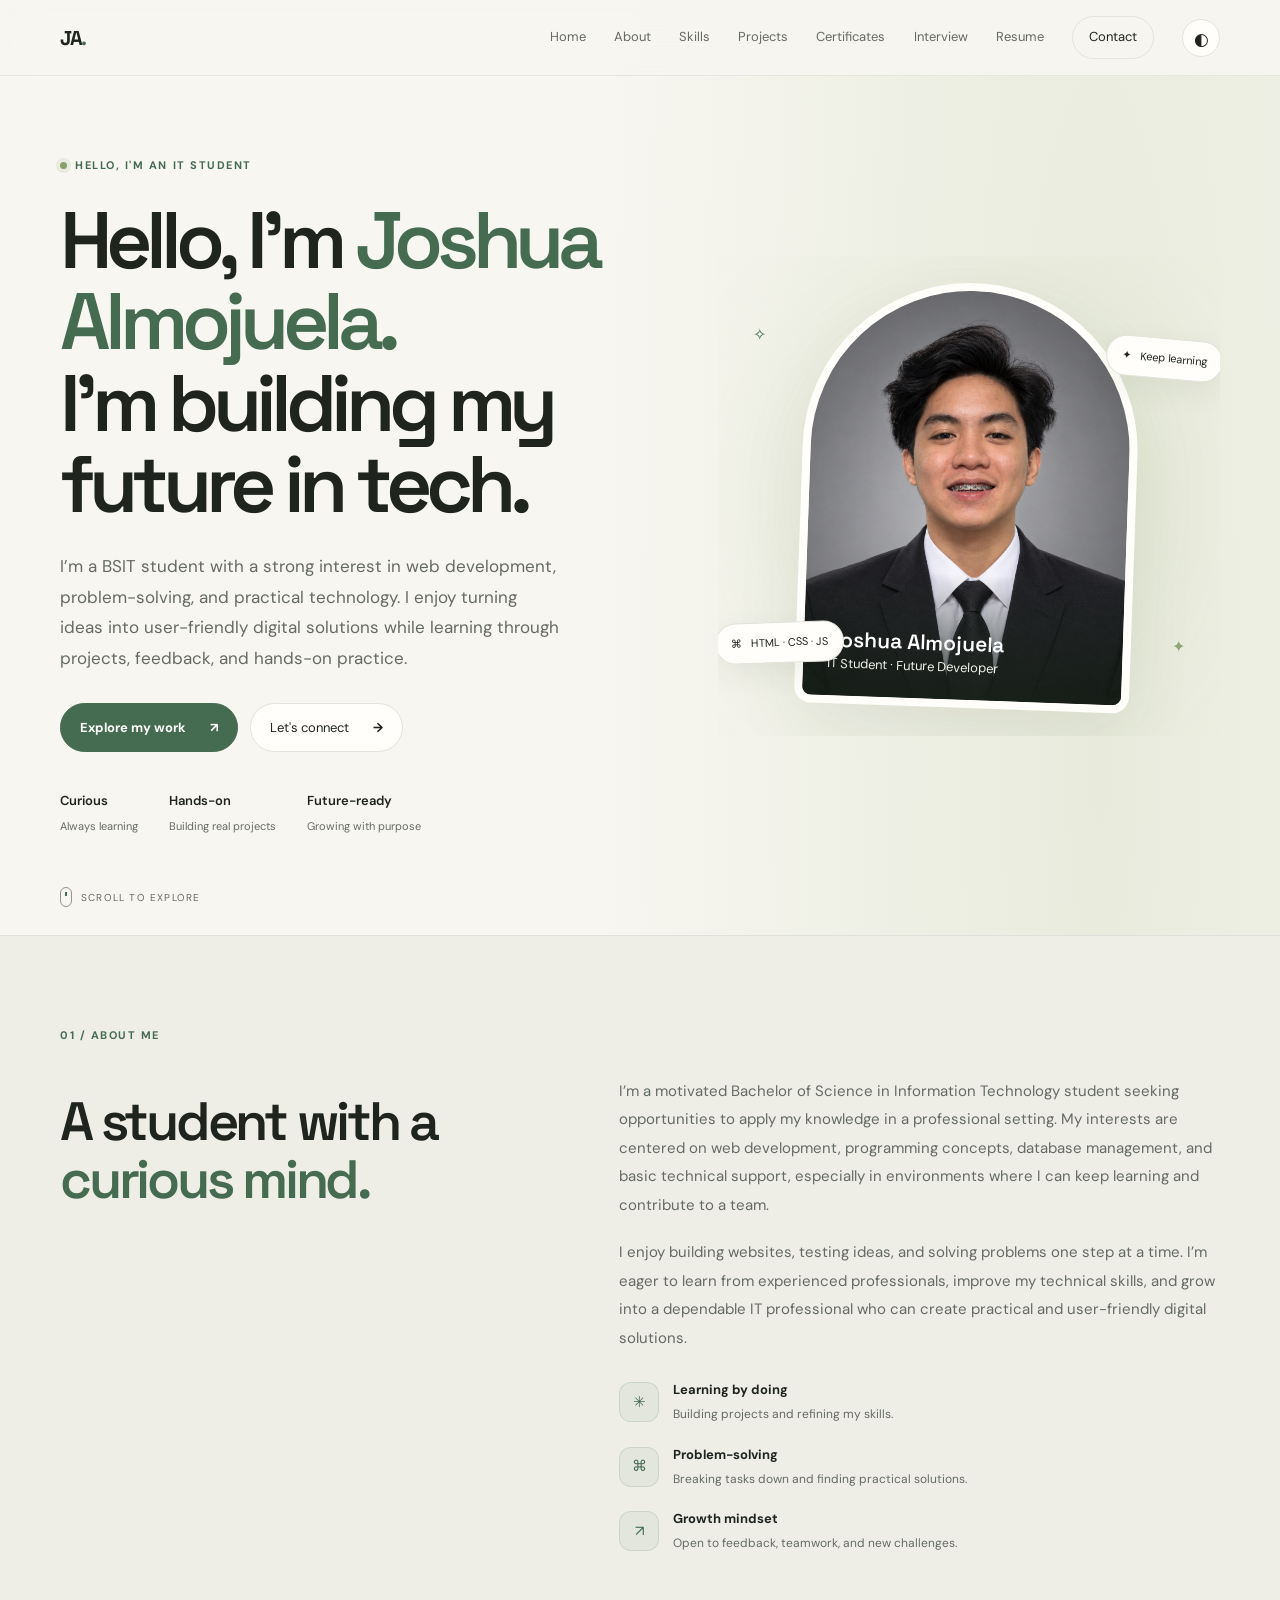
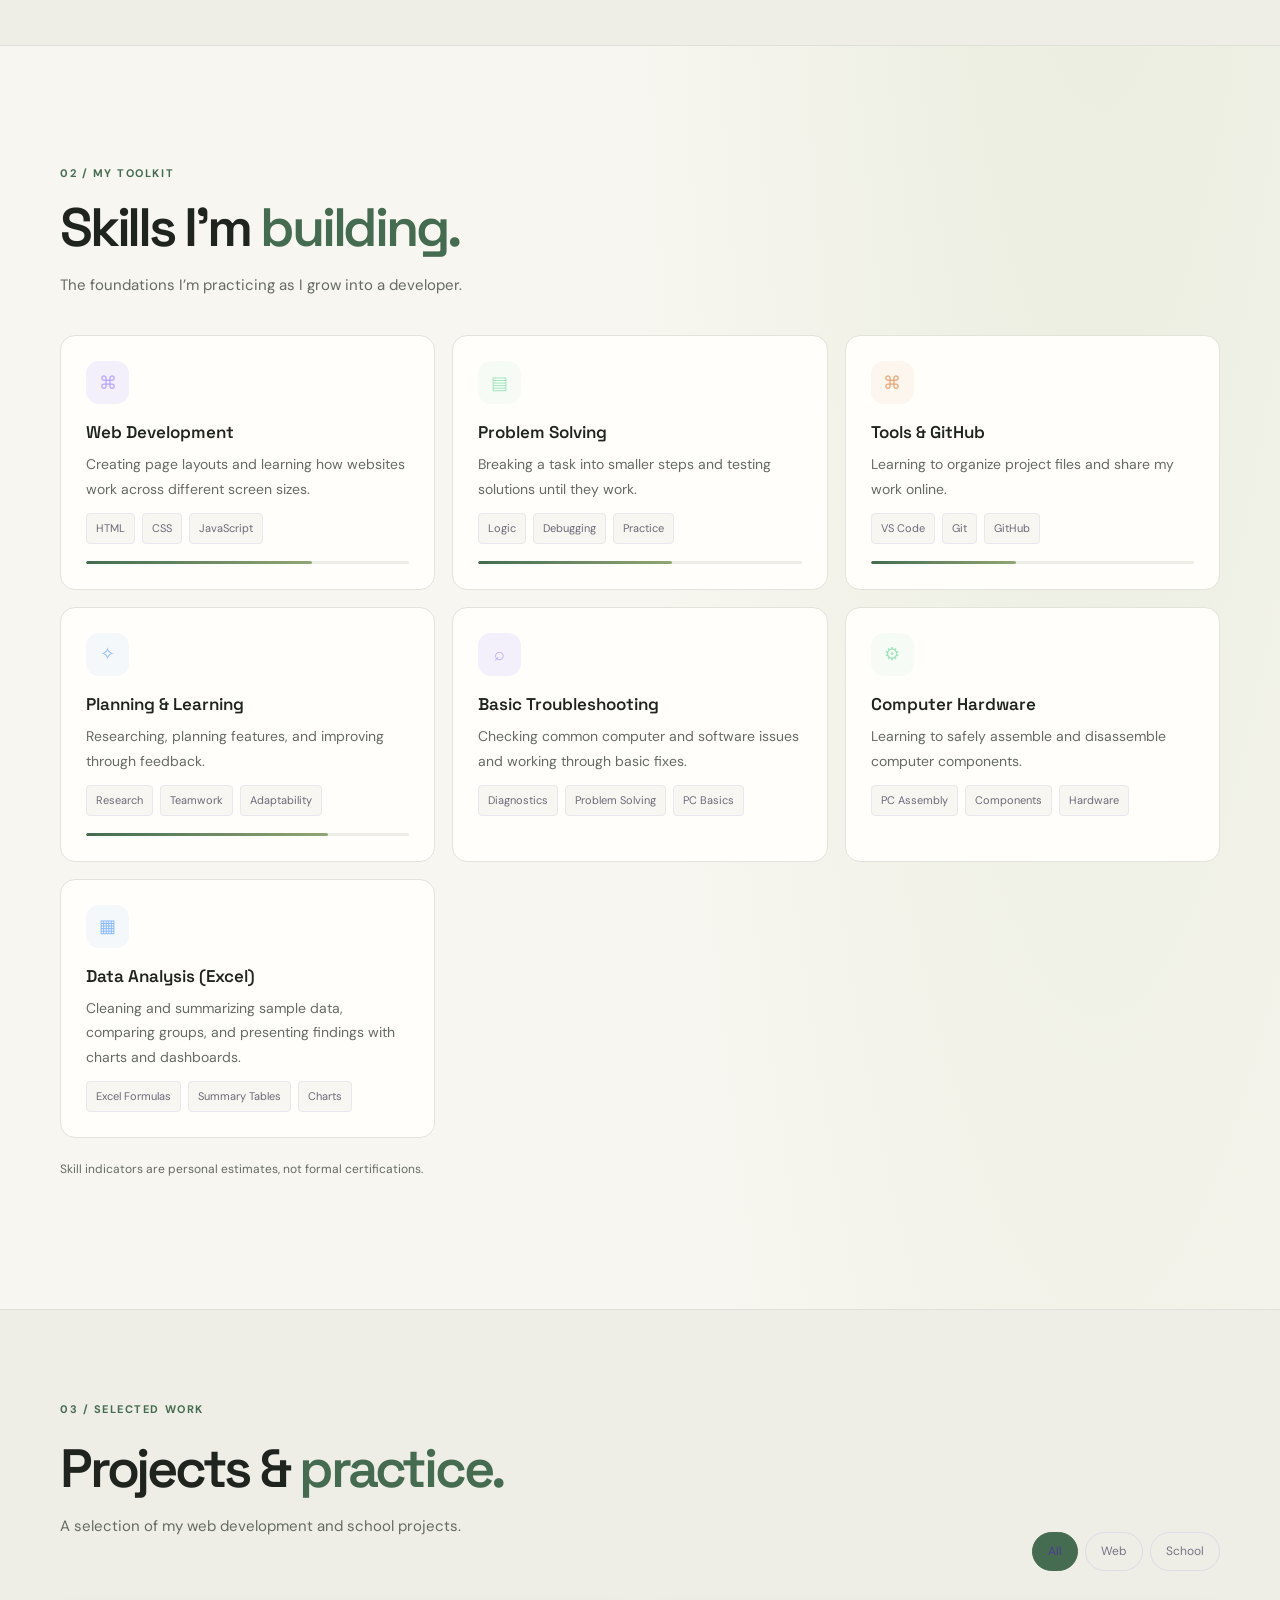
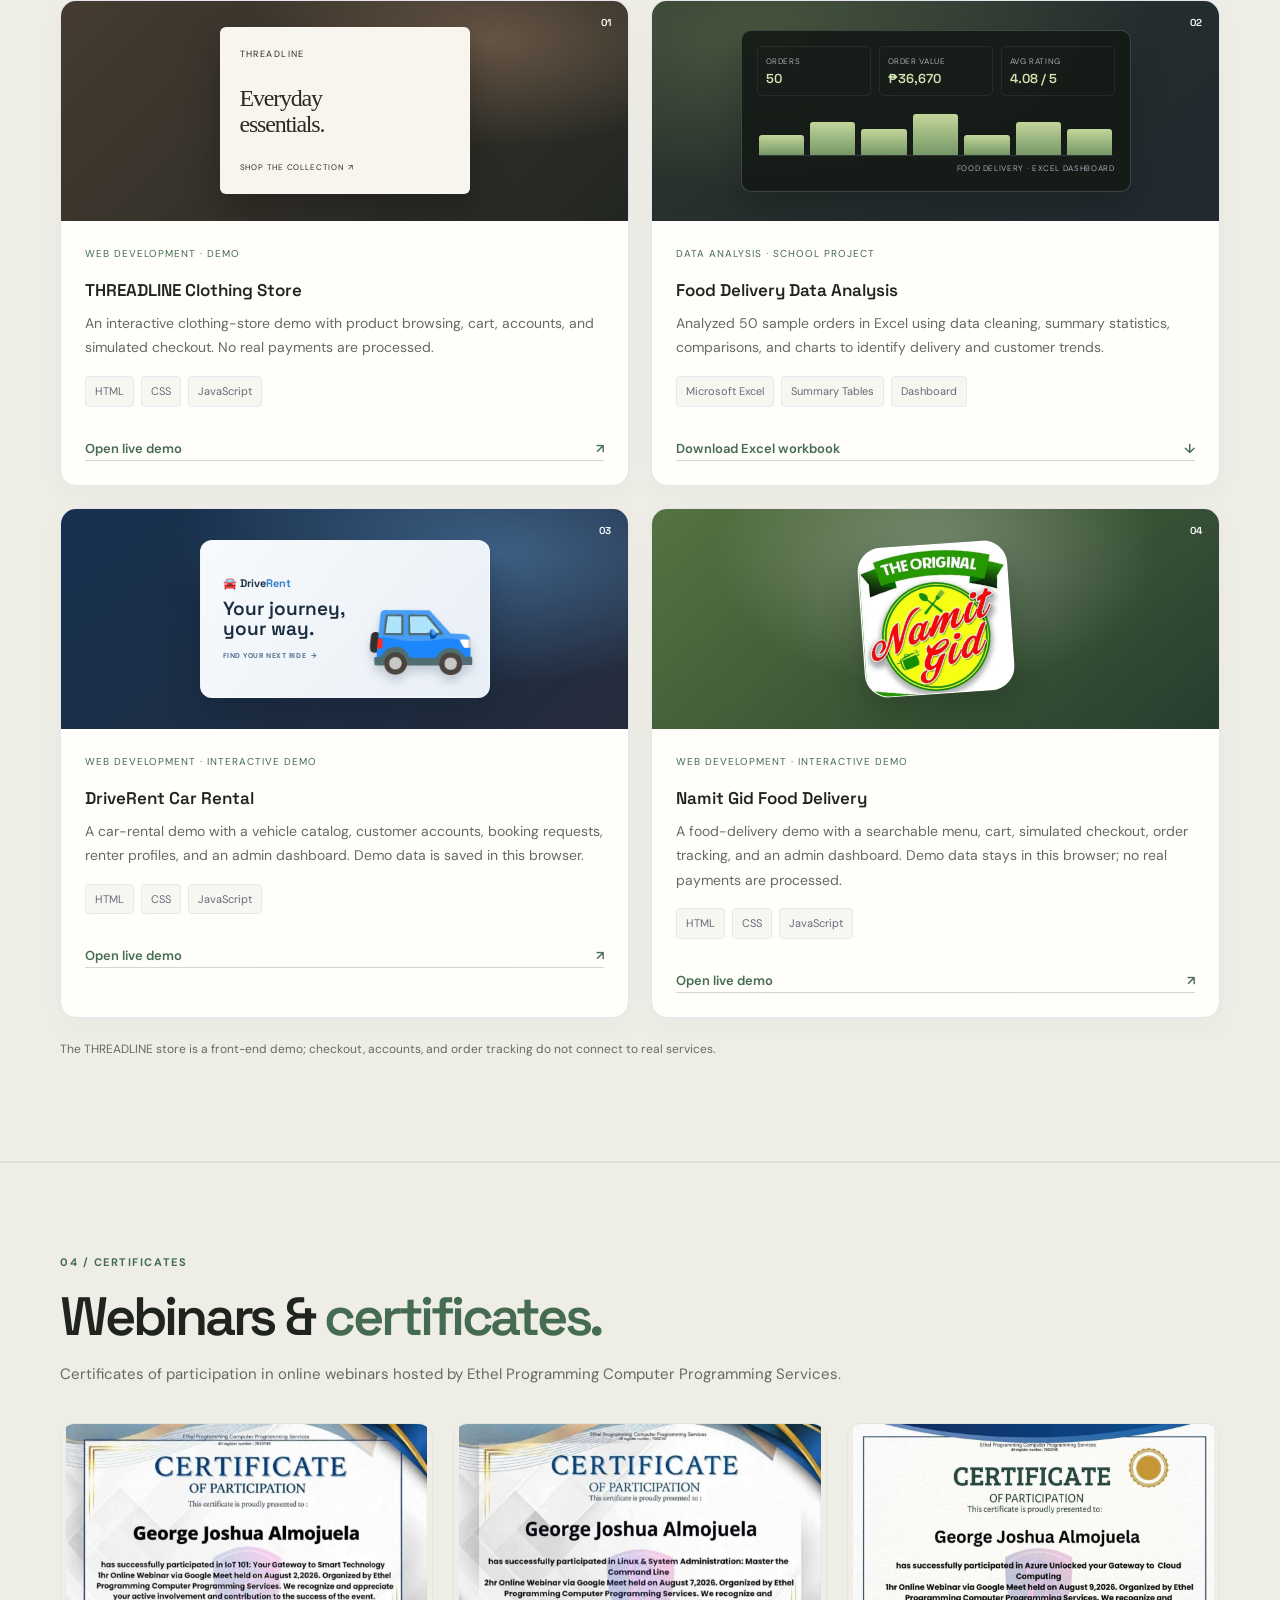
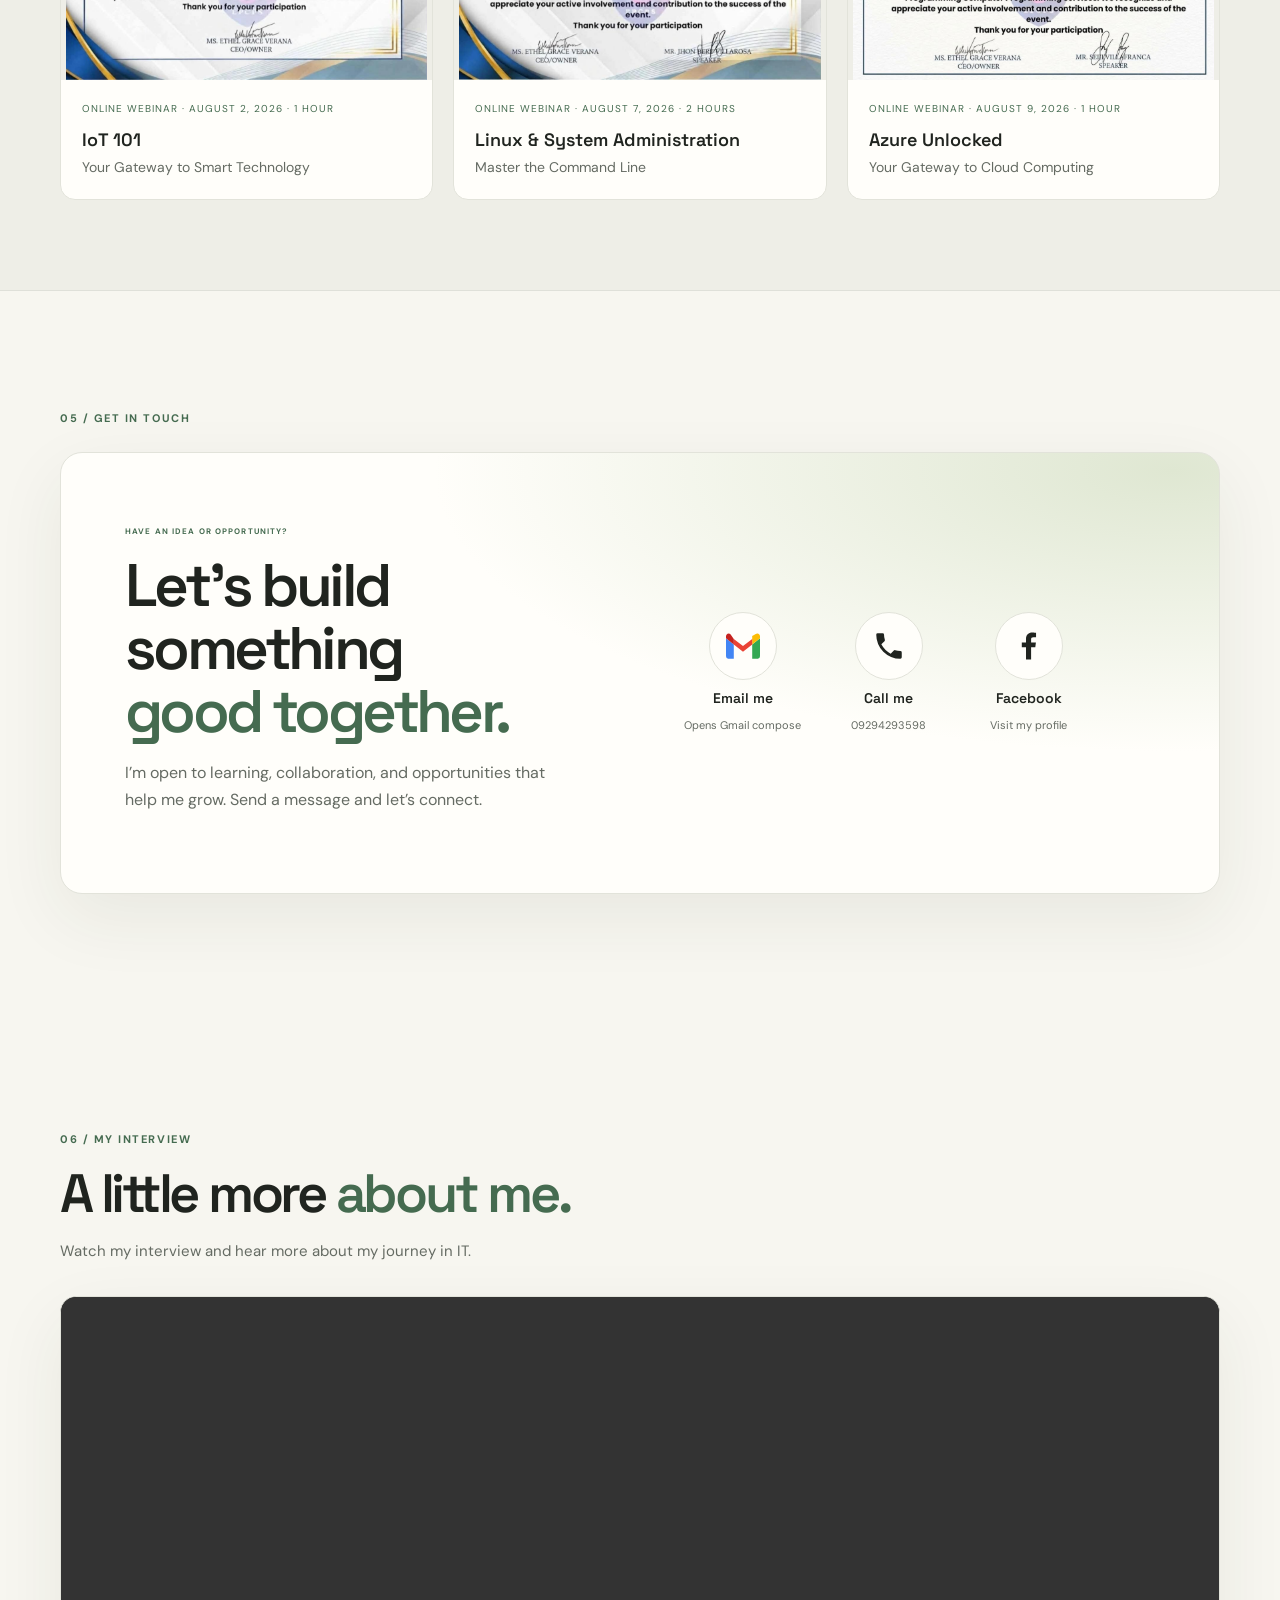
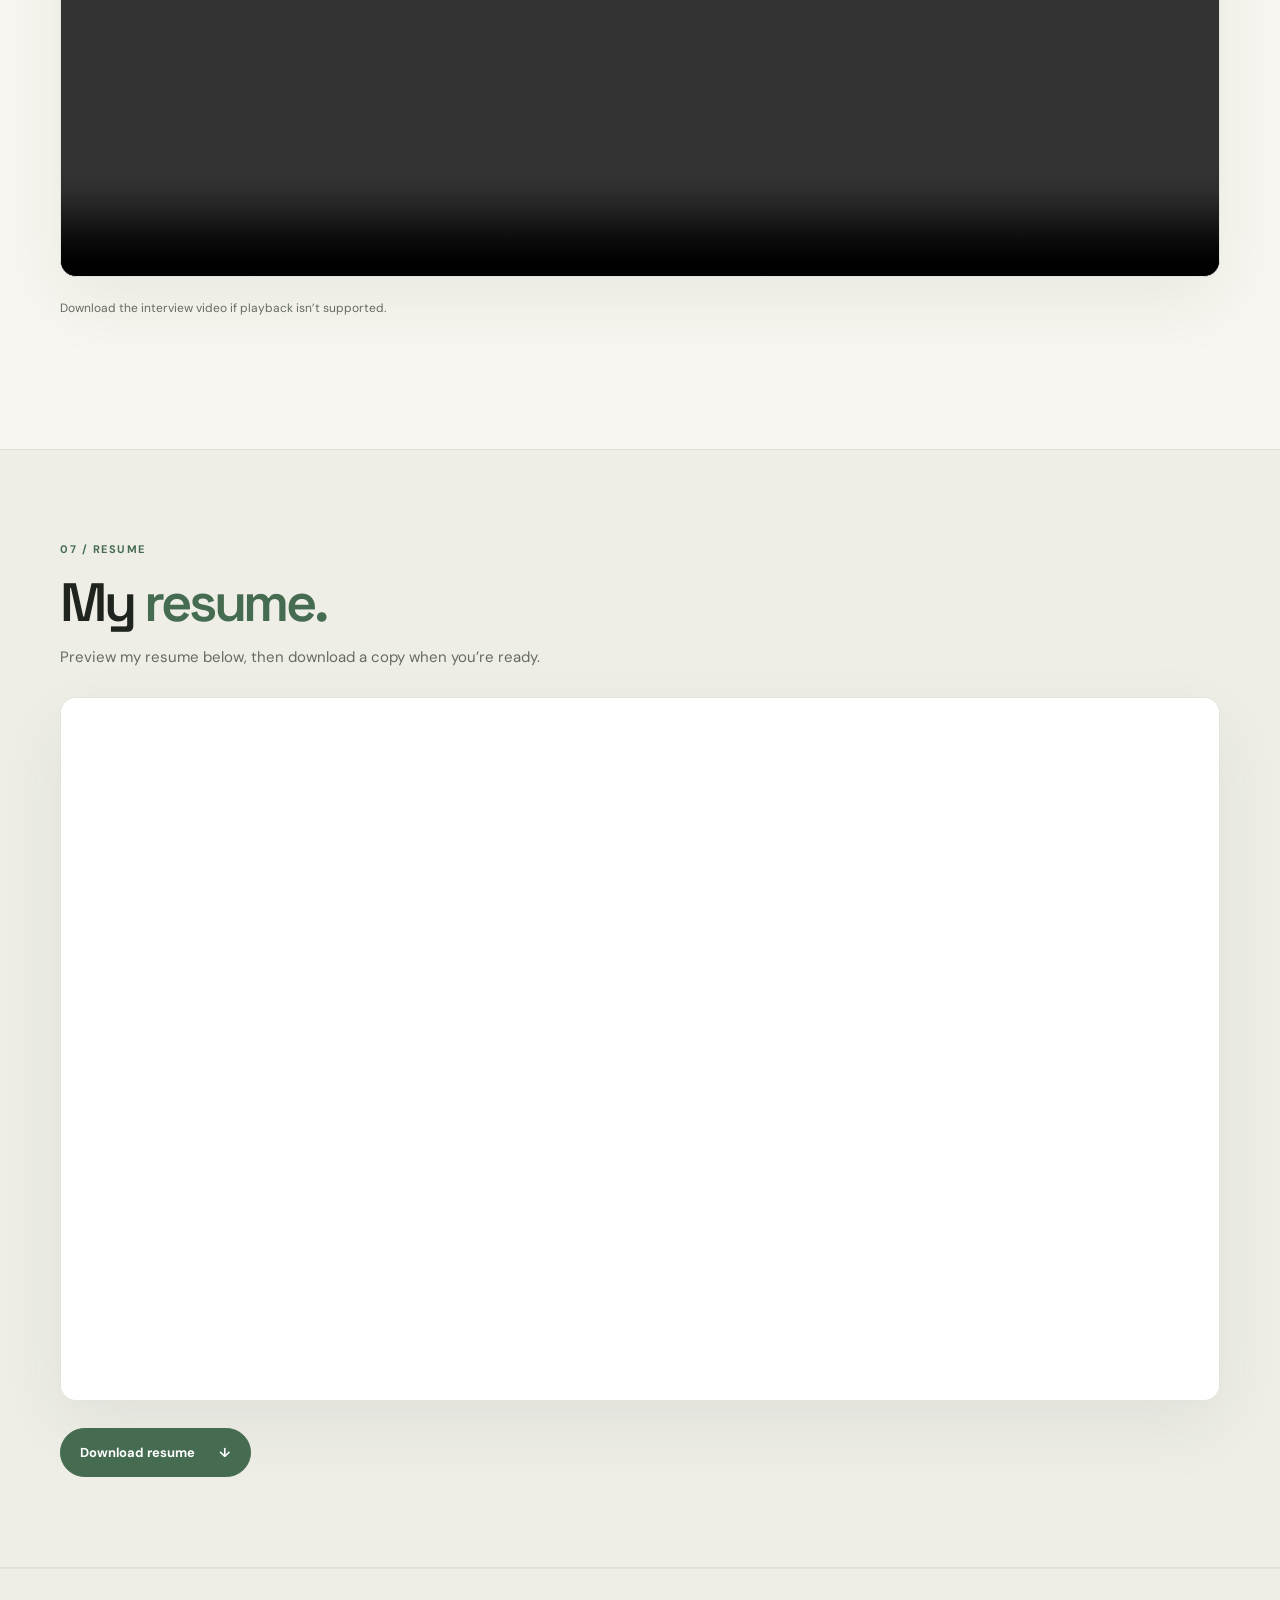
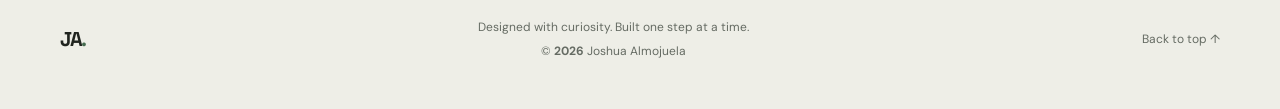
<file: index.html>
<!doctype html>
<html lang="en">
<head>
<meta charset="utf-8"><meta name="viewport" content="width=device-width,initial-scale=1">
<meta name="theme-color" content="#f7f6f0">
<meta name="description" content="Joshua Almojuela is an IT student learning web development and building useful digital experiences.">
<title>Joshua Almojuela — Portfolio</title>
<meta property="og:title" content="Joshua Almojuela — IT Student & Aspiring Developer">
<meta property="og:description" content="Explore Joshua Almojuela's projects, skills, certificates, and journey in technology.">
<meta property="og:type" content="website">
<link rel="preconnect" href="https://fonts.googleapis.com"><link rel="preconnect" href="https://fonts.gstatic.com" crossorigin>
<link href="https://fonts.googleapis.com/css2?family=DM+Sans:wght@400;500;600;700&family=Space+Grotesk:wght@400;500;600;700&display=swap" rel="stylesheet">
<link rel="stylesheet" href="style.css"><link rel="stylesheet" href="readability.css"><link rel="stylesheet" href="portfolio.css"><script defer src="script.js"></script>
</head>
<body>
<a class="skip-link" href="#main">Skip to content</a>
<header class="topbar"><nav class="nav wrap" aria-label="Main navigation"><a class="logo" href="#home">JA<span>.</span></a><button class="hamburger" id="hamburger" type="button" aria-label="Open menu" aria-controls="navlinks" aria-expanded="false">☰</button><div class="navlinks" id="navlinks"><a href="#home">Home</a><a href="#about">About</a><a href="#skills">Skills</a><a href="#projects">Projects</a><a href="#certificates">Certificates</a><a href="#interview">Interview</a><a href="#resume">Resume</a><a href="#contact">Contact</a><button id="theme" class="theme" type="button" aria-label="Switch to dark theme">◐</button></div></nav></header>
<main id="main">
<section class="hero wrap" id="home">
<div class="hero-copy reveal"><div class="eyebrow"><i></i> HELLO, I'M AN IT STUDENT</div><h1>Hello, I’m <span>Joshua<br>Almojuela.</span><br>I’m building my<br>future in tech.</h1><p class="lead">I’m a BSIT student with a strong interest in web development, problem-solving, and practical technology. I enjoy turning ideas into user-friendly digital solutions while learning through projects, feedback, and hands-on practice.</p><div class="actions"><a class="btn primary" href="#projects">Explore my work <b>↗</b></a><a class="btn" href="#contact">Let's connect <b>→</b></a></div><div class="mini-stats"><div><strong>Curious</strong><small>Always learning</small></div><div><strong>Hands-on</strong><small>Building real projects</small></div><div><strong>Future-ready</strong><small>Growing with purpose</small></div></div></div>
<div class="hero-visual reveal"><div class="glow"></div><div class="orbit orbit1"></div><div class="orbit orbit2"></div><div class="profile-card"><img class="profile-photo" src="joshua-almojuela.png" alt="Portrait of Joshua Almojuela"><div class="photo-caption"><b>Joshua Almojuela</b><small>IT Student · Future Developer</small></div></div><div class="float-tag tag-one">✦ &nbsp; Keep learning</div><div class="float-tag tag-two">⌘ &nbsp; HTML · CSS · JS</div><div class="spark spark1">✦</div><div class="spark spark2">✧</div></div>
<a class="scroll" href="#about"><span></span> SCROLL TO EXPLORE</a>
</section>
<section class="about section-band" id="about"><div class="wrap"><div class="section-kicker reveal">01 / ABOUT ME</div><div class="about-grid"><h2 class="section-title reveal">A student with a<br><span>curious mind.</span></h2><div class="about-copy reveal"><p>I’m a motivated Bachelor of Science in Information Technology student seeking opportunities to apply my knowledge in a professional setting. My interests are centered on web development, programming concepts, database management, and basic technical support, especially in environments where I can keep learning and contribute to a team.</p><p>I enjoy building websites, testing ideas, and solving problems one step at a time. I’m eager to learn from experienced professionals, improve my technical skills, and grow into a dependable IT professional who can create practical and user-friendly digital solutions.</p><div class="about-points"><div><i>✳</i><span><b>Learning by doing</b><small>Building projects and refining my skills.</small></span></div><div><i>⌘</i><span><b>Problem-solving</b><small>Breaking tasks down and finding practical solutions.</small></span></div><div><i>↗</i><span><b>Growth mindset</b><small>Open to feedback, teamwork, and new challenges.</small></span></div></div></div></div></div></section>
<section class="skills wrap section" id="skills"><div class="section-kicker reveal">02 / MY TOOLKIT</div><h2 class="section-title reveal">Skills I’m <span>building.</span></h2><p class="section-intro reveal">The foundations I’m practicing as I grow into a developer.</p><div class="skill-grid"><article class="skill-card reveal"><div class="skill-icon purple">⌘</div><h3>Web Development</h3><p>Creating page layouts and learning how websites work across different screen sizes.</p><div class="tags"><span>HTML</span><span>CSS</span><span>JavaScript</span></div><div class="level"><span style="width:70%"></span></div></article><article class="skill-card reveal"><div class="skill-icon green">▤</div><h3>Problem Solving</h3><p>Breaking a task into smaller steps and testing solutions until they work.</p><div class="tags"><span>Logic</span><span>Debugging</span><span>Practice</span></div><div class="level"><span style="width:60%"></span></div></article><article class="skill-card reveal"><div class="skill-icon orange">⌘</div><h3>Tools & GitHub</h3><p>Learning to organize project files and share my work online.</p><div class="tags"><span>VS Code</span><span>Git</span><span>GitHub</span></div><div class="level"><span style="width:45%"></span></div></article><article class="skill-card reveal"><div class="skill-icon blue">✧</div><h3>Planning & Learning</h3><p>Researching, planning features, and improving through feedback.</p><div class="tags"><span>Research</span><span>Teamwork</span><span>Adaptability</span></div><div class="level"><span style="width:75%"></span></div></article><article class="skill-card reveal"><div class="skill-icon purple">⌕</div><h3>Basic Troubleshooting</h3><p>Checking common computer and software issues and working through basic fixes.</p><div class="tags"><span>Diagnostics</span><span>Problem Solving</span><span>PC Basics</span></div></article><article class="skill-card reveal"><div class="skill-icon green">⚙</div><h3>Computer Hardware</h3><p>Learning to safely assemble and disassemble computer components.</p><div class="tags"><span>PC Assembly</span><span>Components</span><span>Hardware</span></div></article><article class="skill-card reveal"><div class="skill-icon blue">▦</div><h3>Data Analysis (Excel)</h3><p>Cleaning and summarizing sample data, comparing groups, and presenting findings with charts and dashboards.</p><div class="tags"><span>Excel Formulas</span><span>Summary Tables</span><span>Charts</span></div></article></div><p class="note reveal">Skill indicators are personal estimates, not formal certifications.</p></section>
<section class="projects section-band" id="projects"><div class="wrap"><div class="section-kicker reveal">03 / SELECTED WORK</div><div class="project-heading reveal"><div><h2 class="section-title">Projects & <span>practice.</span></h2><p class="section-intro">A selection of my web development and school projects.</p></div><div class="filters"><button class="active" data-filter="all">All</button><button data-filter="web">Web</button><button data-filter="school">School</button></div></div><div class="project-grid" id="projectGrid">
<article class="project reveal" data-kind="web"><div class="project-art art-orange"><div class="store-preview"><small>THREADLINE</small><b>Everyday<br>essentials.</b><span>SHOP THE COLLECTION ↗</span></div><b>01</b></div><div class="project-body"><div class="project-meta">WEB DEVELOPMENT · DEMO</div><h3>THREADLINE Clothing Store</h3><p>An interactive clothing-store demo with product browsing, cart, accounts, and simulated checkout. No real payments are processed.</p><div class="tags"><span>HTML</span><span>CSS</span><span>JavaScript</span></div><a class="details" href="projects/threadline_clothing_store/index.html" target="_blank" rel="noopener noreferrer">Open live demo <span>↗</span></a></div></article>
<article class="project reveal" data-kind="school"><div class="project-art art-analytics"><div class="analytics-preview" aria-hidden="true"><div class="analytics-kpis"><span><small>ORDERS</small><b>50</b></span><span><small>ORDER VALUE</small><b>₱36,670</b></span><span><small>AVG RATING</small><b>4.08 / 5</b></span></div><div class="analytics-bars"><i></i><i></i><i></i><i></i><i></i><i></i><i></i></div><small class="analytics-caption">FOOD DELIVERY · EXCEL DASHBOARD</small></div><b>02</b></div><div class="project-body"><div class="project-meta">DATA ANALYSIS · SCHOOL PROJECT</div><h3>Food Delivery Data Analysis</h3><p>Analyzed 50 sample orders in Excel using data cleaning, summary statistics, comparisons, and charts to identify delivery and customer trends.</p><div class="tags"><span>Microsoft Excel</span><span>Summary Tables</span><span>Dashboard</span></div><a class="details" href="food-delivery-data-analysis.xlsx" download="Food-Delivery-Data-Analysis.xlsx">Download Excel workbook <span>↓</span></a></div></article>
<article class="project reveal" data-kind="web"><div class="project-art driverent-art"><div class="driverent-preview"><span class="driverent-logo">🚘 Drive<span>Rent</span></span><strong>Your journey,<br>your way.</strong><span class="driverent-car" aria-hidden="true">🚙</span><small>FIND YOUR NEXT RIDE&nbsp; →</small></div><b>03</b></div><div class="project-body"><div class="project-meta">WEB DEVELOPMENT · INTERACTIVE DEMO</div><h3>DriveRent Car Rental</h3><p>A car-rental demo with a vehicle catalog, customer accounts, booking requests, renter profiles, and an admin dashboard. Demo data is saved in this browser.</p><div class="tags"><span>HTML</span><span>CSS</span><span>JavaScript</span></div><a class="details" href="projects/car_rental_system/index.html" target="_blank" rel="noopener noreferrer">Open live demo <span>↗</span></a></div></article>
<article class="project reveal" data-kind="web"><div class="project-art namitgid-art"><div class="namitgid-preview"><img src="projects/namitgid_food_ordering_system/assets/namit-gid-logo.png" alt="The Original Namit Gid logo"></div><b>04</b></div><div class="project-body"><div class="project-meta">WEB DEVELOPMENT · INTERACTIVE DEMO</div><h3>Namit Gid Food Delivery</h3><p>A food-delivery demo with a searchable menu, cart, simulated checkout, order tracking, and an admin dashboard. Demo data stays in this browser; no real payments are processed.</p><div class="tags"><span>HTML</span><span>CSS</span><span>JavaScript</span></div><a class="details" href="projects/namitgid_food_ordering_system/index.html" target="_blank" rel="noopener noreferrer">Open live demo <span>↗</span></a></div></article>
</div><p class="note">The THREADLINE store is a front-end demo; checkout, accounts, and order tracking do not connect to real services.</p></div></section>
<section class="certificates section-band" id="certificates"><div class="wrap"><div class="section-kicker reveal">04 / CERTIFICATES</div><h2 class="section-title reveal">Webinars & <span>certificates.</span></h2><p class="section-intro reveal">Certificates of participation in online webinars hosted by Ethel Programming Computer Programming Services.</p><div class="certificate-grid">
<article class="certificate-card reveal"><a class="certificate-image" href="certificate-iot-101.png" target="_blank" rel="noopener noreferrer" aria-label="Open IoT 101: Your Gateway to Smart Technology certificate"><img src="certificate-iot-101.png" alt="Certificate of participation in IoT 101: Your Gateway to Smart Technology, presented to George Joshua Almojuela"></a><div class="certificate-copy"><div class="project-meta">ONLINE WEBINAR · AUGUST 2, 2026 · 1 HOUR</div><h3>IoT 101</h3><p>Your Gateway to Smart Technology</p></div></article>
<article class="certificate-card reveal"><a class="certificate-image" href="certificate-linux-system-administration.png" target="_blank" rel="noopener noreferrer" aria-label="Open Linux and System Administration certificate"><img src="certificate-linux-system-administration.png" alt="Certificate of participation in Linux and System Administration: Master the Command Line, presented to George Joshua Almojuela"></a><div class="certificate-copy"><div class="project-meta">ONLINE WEBINAR · AUGUST 7, 2026 · 2 HOURS</div><h3>Linux &amp; System Administration</h3><p>Master the Command Line</p></div></article>
<article class="certificate-card reveal"><a class="certificate-image" href="certificate-azure-cloud-computing.png" target="_blank" rel="noopener noreferrer" aria-label="Open Azure cloud computing certificate"><img src="certificate-azure-cloud-computing.png" alt="Certificate of participation in Azure Unlocked: Your Gateway to Cloud Computing, presented to George Joshua Almojuela"></a><div class="certificate-copy"><div class="project-meta">ONLINE WEBINAR · AUGUST 9, 2026 · 1 HOUR</div><h3>Azure Unlocked</h3><p>Your Gateway to Cloud Computing</p></div></article>
</div></div></section>
<section class="contact wrap section" id="contact">
<div class="section-kicker reveal">05 / GET IN TOUCH</div>
<div class="contact-panel reveal">
<div class="contact-copy">
<p class="eyebrow">HAVE AN IDEA OR OPPORTUNITY?</p>
<h2>Let’s build<br>something<br><span>good together.</span></h2>
<p>I’m open to learning, collaboration, and opportunities that help me grow. Send a message and let’s connect.</p>
</div>
<div class="contact-cta">
<div class="contact-action">
<a class="contact-icon" id="gmailContact" href="https://mail.google.com/mail/u/0/?view=cm&amp;fs=1&amp;to=joshaalmojuela09%40gmail.com" target="_blank" rel="noopener noreferrer" aria-label="Send an email to Joshua Almojuela using Gmail">
<svg viewBox="0 0 48 36" aria-hidden="true" focusable="false"><path fill="#4285f4" d="M3 36h8V16L0 7v25a4 4 0 0 0 3 4"/><path fill="#34a853" d="M37 36h8a4 4 0 0 0 3-4V7l-11 9"/><path fill="#fbbc04" d="M37 8v8l11-9V4a4 4 0 0 0-6-3L37 4"/><path fill="#ea4335" d="M11 8v8L24 26 37 16V8L24 18"/><path fill="#c5221f" d="M0 4v3l11 9V8L6 1a4 4 0 0 0-6 3"/></svg>
</a>
<span>Email me</span><small>Opens Gmail compose</small>
</div>
<div class="contact-action">
<a class="contact-icon phone-icon" href="tel:09294293598" aria-label="Call Joshua Almojuela at 09294293598">
<svg viewBox="0 0 24 24" aria-hidden="true" focusable="false"><path d="M6.6 10.8a15.5 15.5 0 0 0 6.6 6.6l2.2-2.2a1 1 0 0 1 1.02-.24 11.4 11.4 0 0 0 3.58.57 1 1 0 0 1 1 1V20a1 1 0 0 1-1 1A17 17 0 0 1 3 4a1 1 0 0 1 1-1h3.5a1 1 0 0 1 1 1 11.4 11.4 0 0 0 .57 3.58 1 1 0 0 1-.25 1.02z"/></svg>
</a>
<span>Call me</span><small>09294293598</small>
</div>
<div class="contact-action">
<a class="contact-icon facebook-icon" href="https://www.facebook.com/joshua.almojuela.2" target="_blank" rel="noopener noreferrer" aria-label="Visit Joshua Almojuela's Facebook profile">
<svg viewBox="0 0 24 24" aria-hidden="true" focusable="false"><path d="M13.4 21v-8.2h2.8l.4-3.2h-3.2v-2c0-.9.3-1.5 1.6-1.5h1.7V3.2c-.3 0-1.3-.2-2.5-.2-2.5 0-4.2 1.5-4.2 4.3v2.4H7.2v3.2H10V21z"/></svg>
</a>
<span>Facebook</span><small>Visit my profile</small>
</div>
</div>
</div>
</section>
<section class="interview section wrap" id="interview"><div class="section-kicker reveal">06 / MY INTERVIEW</div><h2 class="section-title reveal">A little more <span>about me.</span></h2><p class="section-intro reveal">Watch my interview and hear more about my journey in IT.</p><video class="interview-player reveal" controls preload="metadata" playsinline aria-label="Interview with Joshua Almojuela"><source src="interview.mp4" type="video/mp4">Your browser can’t play this video. <a href="interview.mp4">Open the interview video</a>.</video><p class="note reveal"><a href="interview.mp4" download>Download the interview video</a> if playback isn’t supported.</p></section>
<section class="resume section-band" id="resume"><div class="wrap resume-panel"><div class="resume-heading"><div class="section-kicker">07 / RESUME</div><h2 class="section-title">My <span>resume.</span></h2><p class="section-intro">Preview my resume below, then download a copy when you’re ready.</p></div><div class="resume-preview"><iframe src="resume.pdf#view=FitH" title="Preview of Joshua Almojuela's resume">Your browser does not support embedded PDF previews. <a href="resume.pdf">Open the resume PDF</a>.</iframe></div><a class="btn primary resume-download" href="resume.pdf" download="Joshua-Almojuela-Resume.pdf">Download resume <b>↓</b></a></div></section>
</main>
<footer><div class="wrap footer-inner"><a class="logo" href="#home">JA<span>.</span></a><p>Designed with curiosity. Built one step at a time. <span>© <b id="year"></b> Joshua Almojuela</span></p><a href="#home">Back to top ↑</a></div></footer>
</body></html>
</file>
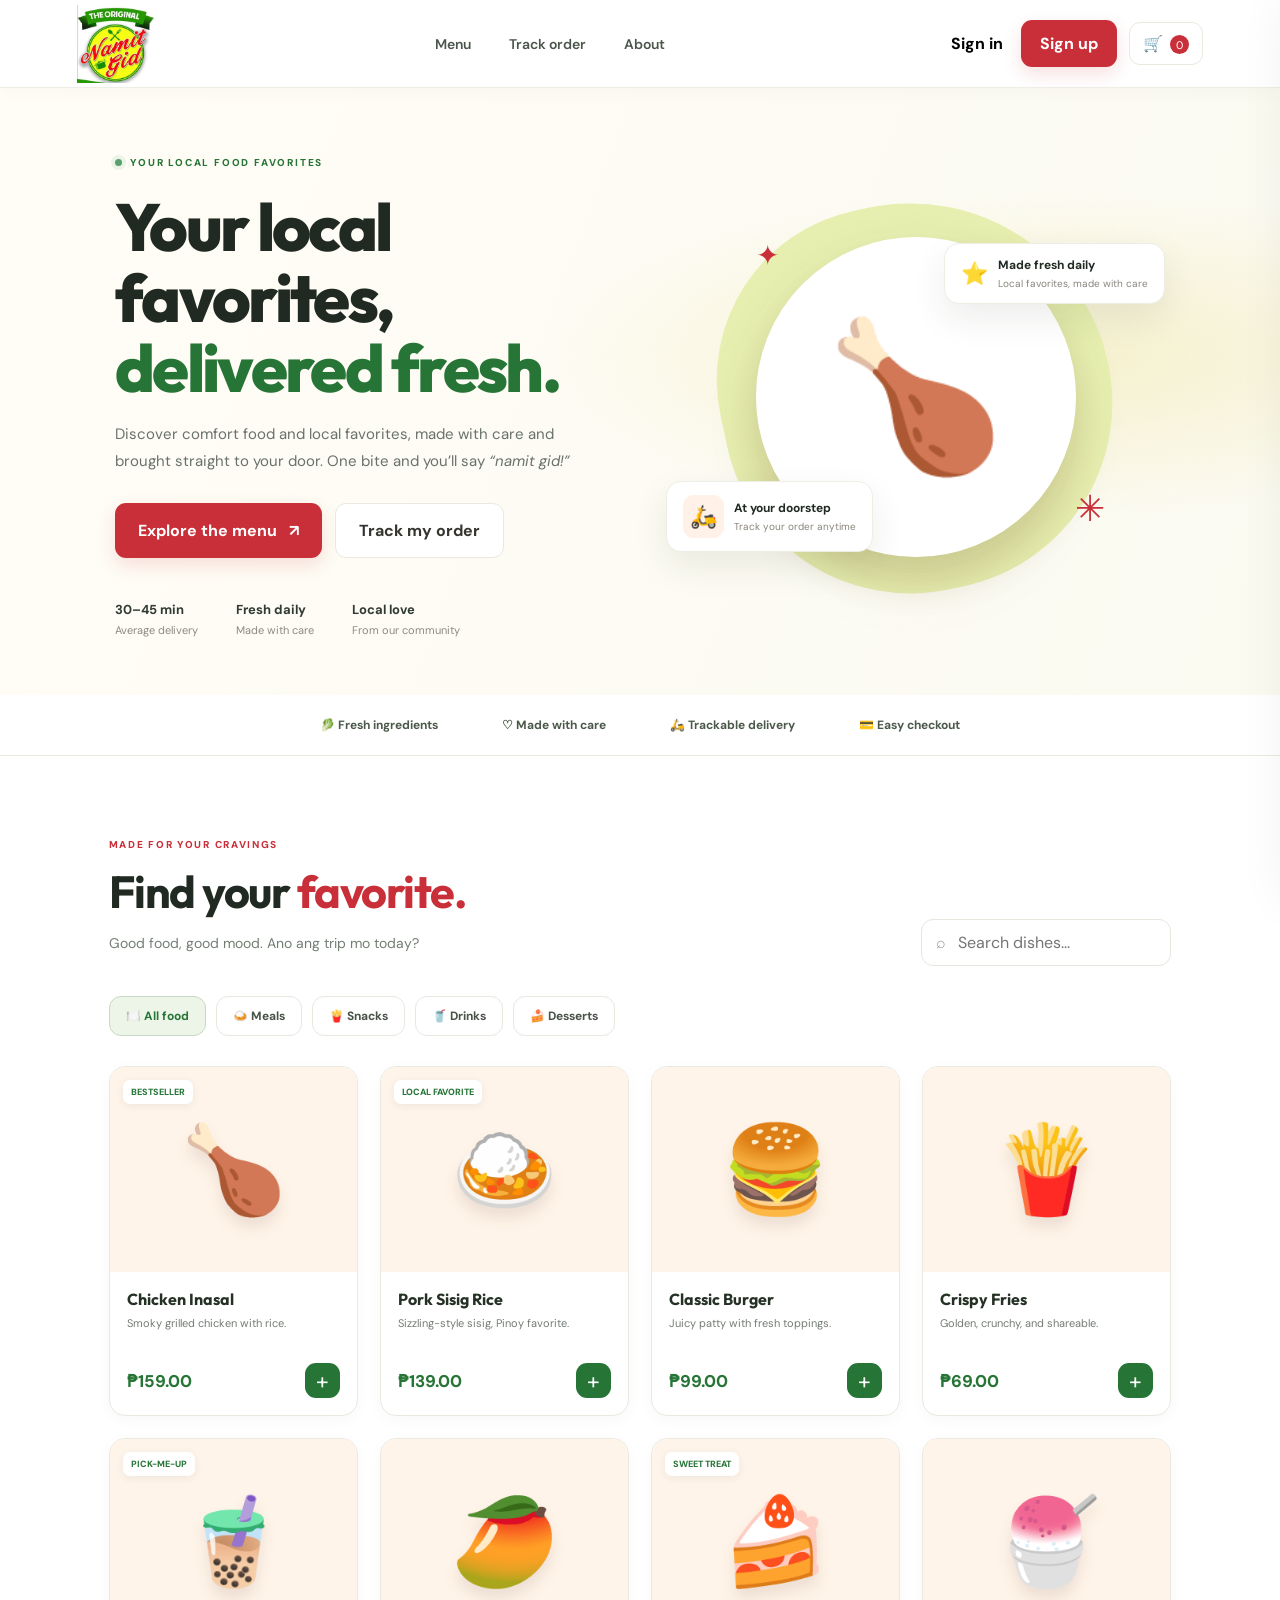
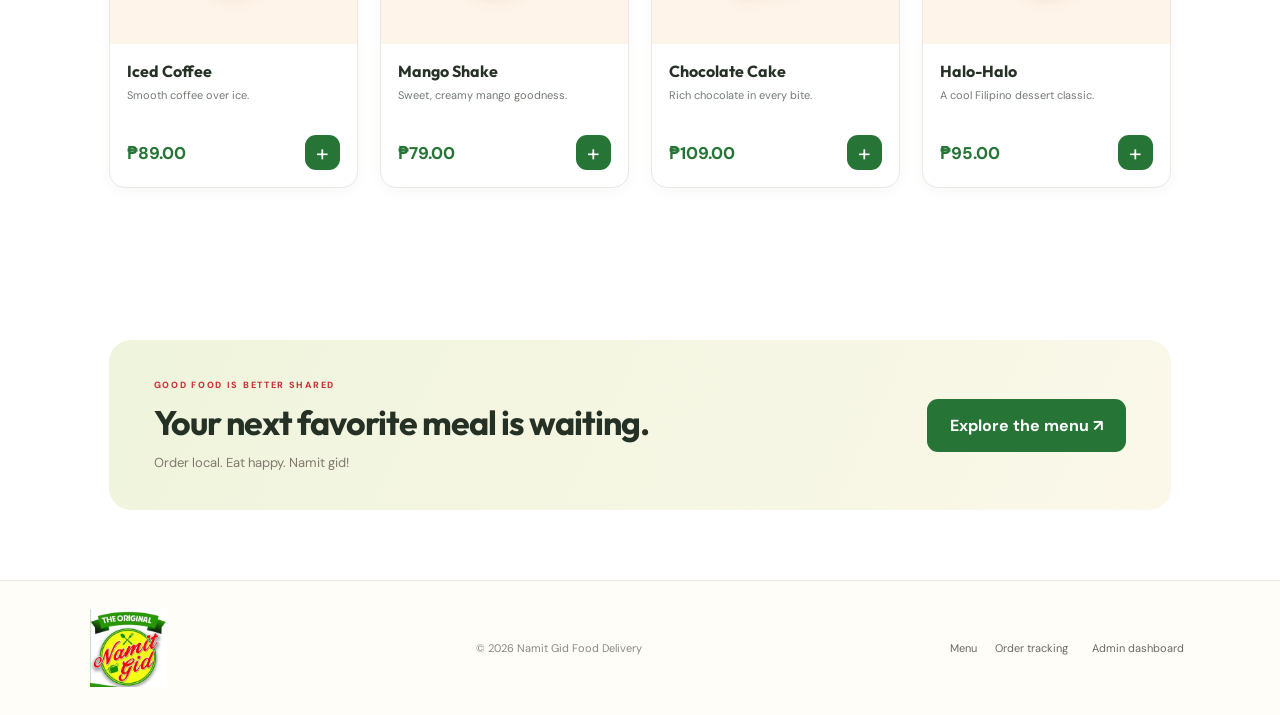
<file: projects/namitgid_food_ordering_system/index.html>
<!DOCTYPE html>
<html lang="en">
<head>
  <meta charset="UTF-8" />
  <meta name="viewport" content="width=device-width, initial-scale=1.0" />
  <meta name="theme-color" content="#277536" />
  <meta name="description" content="Fresh local favorites delivered to your door. Explore the Namit Gid menu and order today." />
  <title>Namit Gid — Food Delivery</title>
  <link rel="icon" type="image/png" href="assets/namit-gid-logo.png" />
  <link rel="stylesheet" href="style.css" />
  <link rel="stylesheet" href="admin-menu.css" />
  <link rel="stylesheet" href="brand-polish.css" />
  <link rel="preconnect" href="https://fonts.googleapis.com">
  <link rel="preconnect" href="https://fonts.gstatic.com" crossorigin>
  <link href="https://fonts.googleapis.com/css2?family=DM+Sans:wght@400;500;600;700&family=Outfit:wght@400;500;600;700;800&display=swap" rel="stylesheet">
</head>
<body>
  <header class="topbar">
    <a class="brand" href="#home" aria-label="Namit Gid home"><img class="brand-logo" src="assets/namit-gid-logo.png" alt="The Original Namit Gid"></a>
    <nav class="nav-links"><a href="#menu">Menu</a><a href="#tracking" id="trackOrderNav">Track order</a><a href="#about">About</a></nav>
    <div class="top-actions"><button class="text-btn" id="signinOpen">Sign in</button><button class="btn btn-primary" id="signupOpen">Sign up</button><button class="cart-button" id="cartOpen">🛒 <span id="cartCount">0</span></button><button class="mobile-menu" id="mobileMenu">☰</button></div>
  </header>

  <main id="home">
    <section class="hero">
      <div class="hero-copy">
        <div class="eyebrow"><span class="live-dot"></span> YOUR LOCAL FOOD FAVORITES</div>
        <h1>Your local favorites,<br><span>delivered fresh.</span></h1>
        <p>Discover comfort food and local favorites, made with care and brought straight to your door. One bite and you’ll say <i>“namit gid!”</i></p>
        <div class="hero-actions"><a class="btn btn-primary btn-large" href="#menu">Explore the menu <span>↗</span></a><button class="btn btn-light btn-large" id="trackOrderHero" type="button">Track my order</button></div>
        <div class="hero-stats"><div><b>30–45 min</b><small>Average delivery</small></div><div><b>Fresh daily</b><small>Made with care</small></div><div><b>Local love</b><small>From our community</small></div></div>
      </div>
      <div class="hero-visual"><div class="hero-blob"></div><div class="hero-food" id="heroFood" aria-label="Featured dish">🍗</div><div class="floating-card float-top"><span>⭐</span><div><b>Made fresh daily</b><small>Local favorites, made with care</small></div></div><div class="floating-card float-bottom"><span class="mini-icon">🛵</span><div><b>At your doorstep</b><small>Track your order anytime</small></div></div><span class="sparkle s1">✦</span><span class="sparkle s2">✳</span></div>
    </section>

    <section class="trust-strip"><span>🥬 Fresh ingredients</span><span>♡ Made with care</span><span>🛵 Trackable delivery</span><span>💳 Easy checkout</span></section>

    <section class="section" id="menu">
      <div class="section-heading"><div><div class="eyebrow">MADE FOR YOUR CRAVINGS</div><h2>Find your <span>favorite.</span></h2><p>Good food, good mood. Ano ang trip mo today?</p></div><div class="search-wrap"><span>⌕</span><input id="searchInput" type="search" placeholder="Search dishes..." aria-label="Search dishes"></div></div>
      <div class="category-row" id="categories"><button class="category active" data-category="All">🍽️ All food</button><button class="category" data-category="Meals">🍛 Meals</button><button class="category" data-category="Snacks">🍟 Snacks</button><button class="category" data-category="Drinks">🥤 Drinks</button><button class="category" data-category="Desserts">🍰 Desserts</button></div>
      <div class="food-grid" id="foodGrid"></div>
    </section>

    <section class="tracking-section tracking-page" id="tracking" aria-labelledby="trackingPageTitle">
      <header class="tracking-page-header">
        <div><small>ORDER TRACKING</small><h1 id="trackingPageTitle">Track your order</h1></div>
        <button class="btn btn-light" id="closeTrackingPage" type="button">← Back to website</button>
      </header>
      <div class="tracking-page-content">
        <div class="tracking-copy">
          <div class="eyebrow">NO MORE “SAAN NA NA?”</div><h2>Your food journey,<br><span>step by step.</span></h2>
          <p>Stay updated from the moment your order is confirmed until it arrives at your door.</p>
          <div class="tracking-steps"><div class="step-icon">✓</div><div><b>Order confirmed</b><small>We got your order.</small></div><div class="step-icon">♨</div><div><b>Preparing your food</b><small>Freshly prepared by the kitchen.</small></div><div class="step-icon">🛵</div><div><b>Out for delivery</b><small>Your rider is on the way.</small></div></div>
        </div>
        <div class="track-card">
          <div class="track-card-head"><div><small>ORDER TRACKING</small><h3>Where's my food?</h3></div><span class="track-pulse">● LIVE DEMO</span></div>
          <form id="trackForm" class="track-form"><label for="orderId">Enter your order ID</label><div class="track-input-row"><input id="orderId" placeholder="e.g. NG-1001" required><button class="btn btn-primary" type="submit">Track order</button></div></form>
          <div id="trackingResult" class="tracking-result"><div class="empty-track">🛵<b>Your next delicious moment is close.</b><span>Place an order to see its tracking updates here.</span></div></div>
          <div class="map-placeholder"><div class="map-grid"></div><span class="map-pin pin-a">📍</span><span class="map-pin pin-b">🏠</span><span class="route-line"></span><div class="map-label">DELIVERY ROUTE PREVIEW</div></div>
        </div>
      </div>
    </section>

    <section class="cta-banner" id="about"><div><div class="eyebrow">GOOD FOOD IS BETTER SHARED</div><h2>Your next favorite meal is waiting.</h2><p>Order local. Eat happy. Namit gid!</p></div><a class="btn btn-dark btn-large" href="#menu">Explore the menu ↗</a></section>
  </main>

  <footer><a class="brand footer-brand" href="#home" aria-label="Namit Gid home"><img class="brand-logo" src="assets/namit-gid-logo.png" alt="The Original Namit Gid"></a><span>© 2026 Namit Gid Food Delivery</span><div><a href="#menu">Menu</a><a href="#tracking" id="trackOrderFooter">Order tracking</a><button id="adminOpen">Admin dashboard</button></div></footer>

  <div class="overlay" id="modalOverlay"></div>
  <section class="modal" id="authModal" role="dialog" aria-modal="true" aria-labelledby="authTitle"><button class="modal-close" data-close>×</button><div class="modal-icon">🍲</div><div class="eyebrow">WELCOME TO NAMIT GID</div><h2 id="authTitle">Good to see you!</h2><p id="authSubtitle">Sign in to order your favorites.</p><form id="authForm"><label for="authName" id="nameLabel" class="hidden">Full name</label><input id="authName" class="hidden" placeholder="Your full name"><label for="authEmail">Email address</label><input id="authEmail" type="email" placeholder="you@example.com" required><label for="authPassword">Password</label><input id="authPassword" type="password" placeholder="At least 6 characters" minlength="6" required><button class="btn btn-primary full-btn" id="authSubmit" type="submit">Sign in</button></form><p class="switch-auth"><span id="switchText">New here?</span> <button id="authSwitch">Create an account</button></p><button class="admin-signin-shortcut" id="adminSignInShortcut" type="button">Admin? Open the admin dashboard</button><p class="demo-note">Demo only: account details stay in this browser.</p></section>

  <aside class="side-panel" id="cartPanel"><div class="panel-head"><div><small>YOUR ORDER</small><h2>Your food bag</h2></div><button class="modal-close" data-close>×</button></div><div id="cartItems" class="cart-items"></div><div class="cart-bottom"><div class="total-row"><span>Subtotal</span><b id="cartTotal">₱0.00</b></div><button id="checkoutBtn" class="btn btn-primary full-btn">Checkout · ₱0.00</button><small>Delivery fee calculated at checkout.</small></div></aside>

  <section class="modal wide-modal" id="checkoutModal" role="dialog" aria-modal="true" aria-labelledby="checkoutTitle"><button class="modal-close" data-close>×</button><div class="eyebrow">ALMOST THERE</div><h2 id="checkoutTitle">Delivery details</h2><p>Where should we bring your delicious order?</p><form id="checkoutForm" class="checkout-form"><label for="deliveryName">Full name</label><input id="deliveryName" required placeholder="Name of receiver"><label for="deliveryPhone">Mobile number</label><input id="deliveryPhone" required type="tel" placeholder="09XX XXX XXXX"><label for="deliveryAddress">Complete delivery address</label><textarea id="deliveryAddress" required placeholder="House number, street, barangay..." rows="3"></textarea><label for="paymentMethod">Payment method</label><select id="paymentMethod"><option>Cash on Delivery</option><option>GCash (demo)</option></select><div class="total-row"><span>Total</span><b id="checkoutTotal">₱0.00</b></div><button class="btn btn-primary full-btn" type="submit">Place order</button></form></section>

  <section class="admin-view" id="adminView">
    <aside class="admin-sidebar">
      <a class="brand admin-brand" href="#home" aria-label="Namit Gid admin portal"><img class="brand-logo" src="assets/namit-gid-logo.png" alt="The Original Namit Gid"><small>ADMIN PORTAL</small></a>
      <button class="admin-nav active" id="adminOverviewNav">▦ &nbsp; Overview</button>
      <button class="admin-nav" id="adminOrdersNav">☷ &nbsp; Orders</button>
      <button class="admin-nav" id="adminMenuNav">🍽 &nbsp; Menu items</button>
      <button class="admin-nav" id="adminCustomersNav">♙ &nbsp; Customers</button>
      <button class="admin-nav" id="backToSite">↗ &nbsp; View website</button>
      <div class="admin-sidebar-bottom"><span class="admin-avatar">A</span><span><b>Administrator</b><small>Store management</small></span></div>
    </aside>
    <main class="admin-main">
      <section class="admin-page active" id="adminOverviewPage">
        <div class="admin-top"><div><small>STORE MANAGEMENT / OVERVIEW</small><h1>Dashboard overview</h1><p>Here's what's happening with your food business.</p></div><button class="btn btn-primary" id="refreshAdmin">↻ Refresh data</button></div>
        <div class="admin-stats">
          <div class="stat-card"><span>Today's orders</span><b id="statOrders">0</b><small>All customer orders</small></div>
          <div class="stat-card"><span>Revenue</span><b id="statRevenue">₱0</b><small>From placed orders</small></div>
          <div class="stat-card"><span>In progress</span><b id="statProgress">0</b><small>Being prepared or delivered</small></div>
          <div class="stat-card"><span>Menu items</span><b id="statMenu">8</b><small>Available dishes</small></div>
        </div>
        <div class="sales-chart-card">
          <div class="sales-chart-heading"><div><h2>Sales overview</h2><p>Daily revenue from the last 7 days</p></div><span class="sales-chart-key"><i></i> Sales</span></div>
          <div class="sales-chart-wrap"><svg id="salesChart" role="img" aria-label="Sales chart for the last seven days" viewBox="0 0 760 260" preserveAspectRatio="none"></svg></div>
          <p class="sales-chart-summary" id="salesChartSummary">Sales are based on orders saved in this browser.</p>
        </div>
        <div class="admin-hint">Demo dashboard: order data is stored in this browser only. Connect a secure backend and database before using this for a real business.</div>
      </section>
      <section class="admin-page" id="adminOrdersPage">
        <div class="admin-top"><div><small>STORE MANAGEMENT / ORDERS</small><h1>Orders</h1><p>View all customer orders and update their status.</p></div><span class="status-pill">● LOCAL DATA</span></div>
        <div class="admin-table-card"><div class="table-heading"><div><h2>All orders</h2><p>Manage orders and keep customers updated.</p></div></div><div class="table-scroll"><table><thead><tr><th>ORDER ID</th><th>CUSTOMER</th><th>ORDER DETAILS</th><th>TOTAL</th><th>STATUS</th><th>UPDATE STATUS</th></tr></thead><tbody id="adminOrderRows"></tbody></table></div><div id="adminEmpty" class="admin-empty hidden">No orders yet. Place a test order on the website to see it here.</div></div>
      </section>
      <section class="admin-page admin-menu-page" id="adminMenuPage">
        <div class="admin-top"><div><small>STORE MANAGEMENT / MENU ITEMS</small><h1>Manage food menu</h1><p>Add dishes or edit their details and photos.</p></div><button class="btn btn-primary" id="addFoodButton" type="button">+ Add food</button></div>
        <form id="foodForm" class="food-editor hidden">
          <h3 id="foodEditorTitle">Add food</h3><input id="foodId" type="hidden">
          <div class="food-editor-grid">
            <div><label for="foodName">Food name</label><input id="foodName" maxlength="60" required></div>
            <div><label for="foodCategory">Category</label><select id="foodCategory" required><option>Meals</option><option>Snacks</option><option>Drinks</option><option>Desserts</option></select></div>
            <div><label for="foodPrice">Price (₱)</label><input id="foodPrice" type="number" min="1" step="0.01" required></div>
            <div><label for="foodImageInput">Food photo</label><input id="foodImageInput" type="file" accept="image/*"><small>Image will be resized before saving.</small></div>
            <div class="food-editor-preview" id="foodImagePreview" aria-label="Food image preview">🍽️</div>
            <div class="food-editor-description"><label for="foodDescription">Description</label><textarea id="foodDescription" maxlength="180" rows="3" required></textarea></div>
          </div>
          <div class="food-editor-actions"><button class="btn btn-light" id="cancelFoodEdit" type="button">Cancel</button><button class="btn btn-primary" type="submit">Save food</button></div>
        </form>
        <div id="adminMenuRows" class="admin-menu-rows"></div>
        <p class="demo-note">Menu edits and photos are saved in this browser only. To share updates across devices, connect a server/database.</p>
      </section>
      <section class="admin-page" id="adminCustomersPage"><div class="admin-top"><div><small>STORE MANAGEMENT / CUSTOMERS</small><h1>Customers</h1><p>Registered demo accounts in this browser.</p></div></div><div class="stat-card"><span>Registered customers</span><b id="statCustomers">0</b><small>Customer demo accounts</small></div></section>
    </main>
    <button class="admin-exit" id="adminExit" aria-label="Close admin dashboard">✕</button>
  </section>

  <div class="toast" id="toast" role="status"></div>
  <section class="modal" id="adminLoginModal" role="dialog" aria-modal="true" aria-labelledby="adminLoginTitle">
    <button class="modal-close" data-close aria-label="Close admin sign in">×</button>
    <div class="eyebrow">STORE MANAGEMENT</div>
    <h2 id="adminLoginTitle">Admin sign in</h2>
    <p>Sign in to open the store dashboard.</p>
    <form id="adminLoginForm">
      <label for="adminEmail">Admin email</label>
      <input id="adminEmail" type="email" autocomplete="username" value="admin@namitgid.com" required>
      <label for="adminPassword">Password</label>
      <input id="adminPassword" type="password" autocomplete="current-password" value="NamitAdmin2026!" required>
      <button class="btn btn-primary full-btn" type="submit">Sign in</button>
    </form>
    <p class="demo-note">Demo credentials: admin@namitgid.com / NamitAdmin2026!</p>
  </section>
  <script src="script.js"></script>
</body>
</html>
</file>
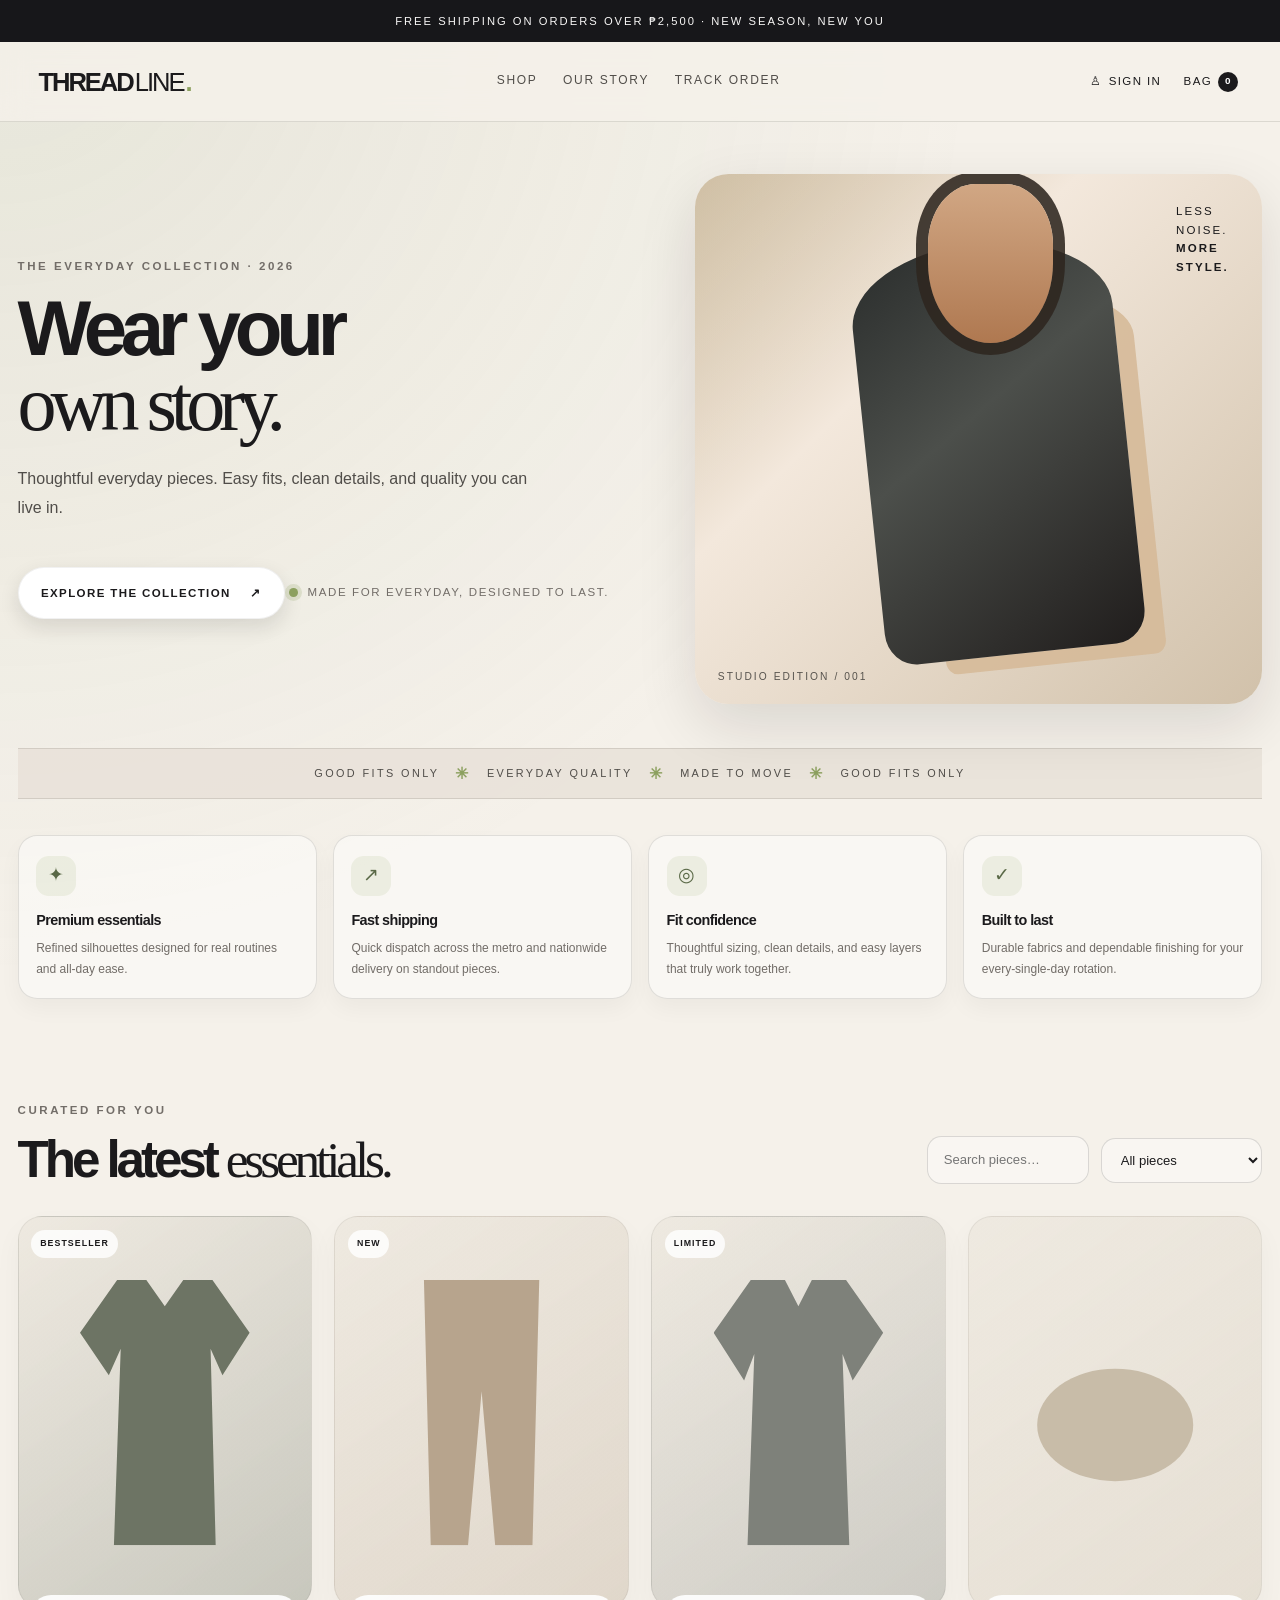
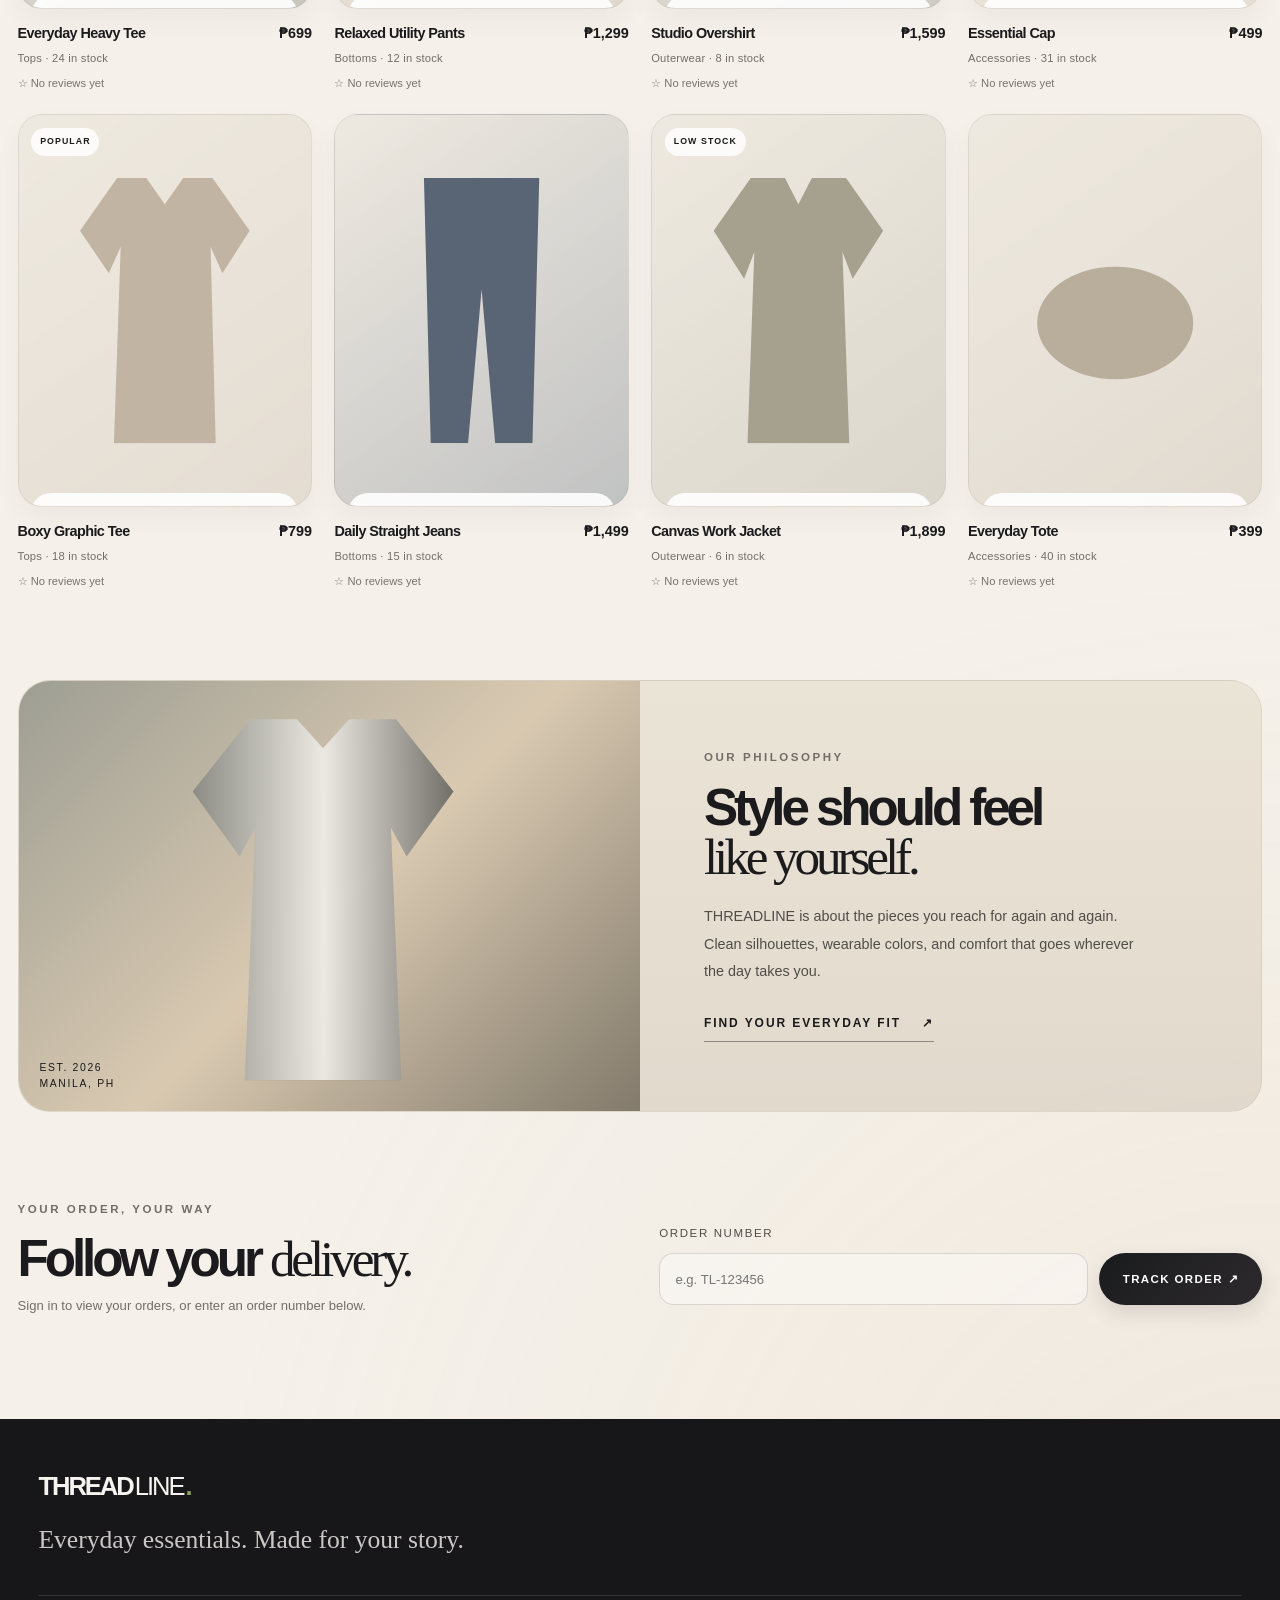
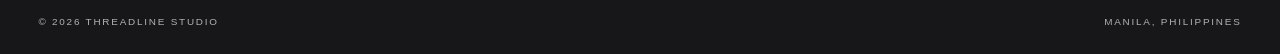
<file: projects/threadline_clothing_store/index.html>
<!doctype html>
<html lang="en">
<head>
  <meta charset="utf-8">
  <meta name="viewport" content="width=device-width,initial-scale=1">
  <meta name="theme-color" content="#171717">
  <title>THREADLINE — Everyday essentials</title>
  <link rel="stylesheet" href="style.css">
  <link rel="stylesheet" href="admin.css">
</head>
<body>
  <div class="announcement">FREE SHIPPING ON ORDERS OVER ₱2,500 · NEW SEASON, NEW YOU</div>
  <header class="site-header">
    <a class="brand" href="#" aria-label="Threadline home">THREAD<span>LINE</span><i>.</i></a>
    <nav><a href="#shop">Shop</a><a href="#story">Our story</a><a href="#orders">Track order</a></nav>
    <div class="header-actions">
      <button class="icon-button" id="accountBtn" title="Account">♙ <span id="accountLabel">Sign in</span></button>
      <button class="icon-button" id="cartBtn" title="Shopping bag">Bag <span class="count" id="cartCount">0</span></button>
      <button class="menu-toggle" id="menuToggle" aria-label="Toggle menu">☰</button>
    </div>
  </header>

  <main>
    <section class="hero">
      <div class="hero-copy">
        <p class="eyebrow">THE EVERYDAY COLLECTION · 2026</p>
        <h1>Wear your<br><em>own story.</em></h1>
        <p class="hero-sub">Thoughtful everyday pieces. Easy fits, clean details, and quality you can live in.</p>
        <a class="button button-light" href="#shop">Explore the collection <span>↗</span></a>
        <div class="hero-note"><span class="tiny-dot"></span> Made for everyday, designed to last.</div>
      </div>
      <div class="hero-image" role="img" aria-label="Minimal editorial clothing photograph">
        <div class="hero-stamp">LESS<br>NOISE.<br><b>MORE<br>STYLE.</b></div>
        <div class="hero-image-caption">STUDIO EDITION / 001</div>
      </div>
      <div class="hero-vertical">THREADLINE STUDIO — MANILA</div>
    </section>

    <section class="ticker" aria-label="Store benefits"><span>GOOD FITS ONLY</span><b>✳</b><span>EVERYDAY QUALITY</span><b>✳</b><span>MADE TO MOVE</span><b>✳</b><span>GOOD FITS ONLY</span></section>

    <section class="feature-strip" aria-label="Brand benefits">
      <div class="feature-grid">
        <article class="feature-card">
          <div class="feature-icon">✦</div>
          <strong>Premium essentials</strong>
          <p>Refined silhouettes designed for real routines and all-day ease.</p>
        </article>
        <article class="feature-card">
          <div class="feature-icon">↗</div>
          <strong>Fast shipping</strong>
          <p>Quick dispatch across the metro and nationwide delivery on standout pieces.</p>
        </article>
        <article class="feature-card">
          <div class="feature-icon">◎</div>
          <strong>Fit confidence</strong>
          <p>Thoughtful sizing, clean details, and easy layers that truly work together.</p>
        </article>
        <article class="feature-card">
          <div class="feature-icon">✓</div>
          <strong>Built to last</strong>
          <p>Durable fabrics and dependable finishing for your every-single-day rotation.</p>
        </article>
      </div>
    </section>

    <section class="shop-section section-wrap" id="shop">
      <div class="section-heading">
        <div><p class="eyebrow">CURATED FOR YOU</p><h2>The latest <em>essentials.</em></h2></div>
        <div class="shop-controls">
          <input id="searchInput" class="search-input" placeholder="Search pieces…" aria-label="Search products">
          <select id="categoryFilter" aria-label="Filter category"><option value="All">All pieces</option><option value="Tops">Tops</option><option value="Bottoms">Bottoms</option><option value="Outerwear">Outerwear</option><option value="Accessories">Accessories</option></select>
        </div>
      </div>
      <div class="product-grid" id="productGrid"></div>
      <p class="empty-state hidden" id="emptyProducts">No products match your search.</p>
    </section>

    <section class="story" id="story">
      <div class="story-image"><div class="story-tag">EST. 2026<br>MANILA, PH</div></div>
      <div class="story-copy"><p class="eyebrow">OUR PHILOSOPHY</p><h2>Style should feel<br><em>like yourself.</em></h2><p>THREADLINE is about the pieces you reach for again and again. Clean silhouettes, wearable colors, and comfort that goes wherever the day takes you.</p><a class="text-link" href="#shop">Find your everyday fit <span>↗</span></a></div>
    </section>

    <section class="order-section section-wrap" id="orders">
      <div><p class="eyebrow">YOUR ORDER, YOUR WAY</p><h2>Follow your <em>delivery.</em></h2><p class="muted">Sign in to view your orders, or enter an order number below.</p></div>
      <form id="trackForm" class="track-form"><label for="trackingId">Order number</label><div class="track-row"><input id="trackingId" placeholder="e.g. TL-123456" required><button class="button button-dark">Track order ↗</button></div></form>
      <div id="trackingResult" class="tracking-result hidden"></div>
    </section>
  </main>

  <footer><a class="brand brand-footer" href="#">THREAD<span>LINE</span><i>.</i></a><p>Everyday essentials. Made for your story.</p><div class="footer-bottom"><span>© 2026 THREADLINE STUDIO</span><span>MANILA, PHILIPPINES</span></div></footer>

  <div class="overlay hidden" id="overlay"></div>
  <aside class="drawer hidden" id="cartDrawer" aria-label="Shopping bag">
    <div class="drawer-head"><div><p class="eyebrow">YOUR SELECTION</p><h3>Your bag <span id="drawerCount">(0)</span></h3></div><button class="close-btn" data-close="cartDrawer">✕</button></div>
    <div id="cartItems" class="cart-items"></div>
    <div class="cart-bottom"><div class="subtotal"><span>Subtotal</span><strong id="cartSubtotal">₱0</strong></div><p class="muted small">Shipping and payment are confirmed at checkout.</p><button class="button button-dark full" id="checkoutBtn">Continue to checkout ↗</button></div>
  </aside>

  <aside class="drawer hidden" id="accountDrawer" aria-label="Account panel">
    <div class="drawer-head"><div><p class="eyebrow">WELCOME TO THREADLINE</p><h3 id="accountTitle">Your account</h3></div><button class="close-btn" data-close="accountDrawer">✕</button></div>
    <div id="accountContent"></div>
  </aside>

  <aside class="drawer admin-drawer hidden" id="adminDrawer" aria-label="Admin panel">
    <div class="admin-topbar"><a class="brand" href="#" aria-label="Threadline admin">THREAD<span>LINE</span><i>.</i></a><div><span class="admin-live-dot"></span> Store dashboard</div><button class="close-btn" data-close="adminDrawer" aria-label="Close admin panel">✕</button></div>
    <div id="adminContent"></div>
  </aside>

  <div class="modal-backdrop hidden" id="modalBackdrop">
    <section class="modal" role="dialog" aria-modal="true" aria-labelledby="modalTitle">
      <button class="close-btn modal-close" id="modalClose">✕</button><div id="modalContent"></div>
    </section>
  </div>
  <div class="toast" id="toast" role="status"></div>
  <script src="script.js"></script>
  <script src="product-images.js"></script>
</body>
</html>
</file>
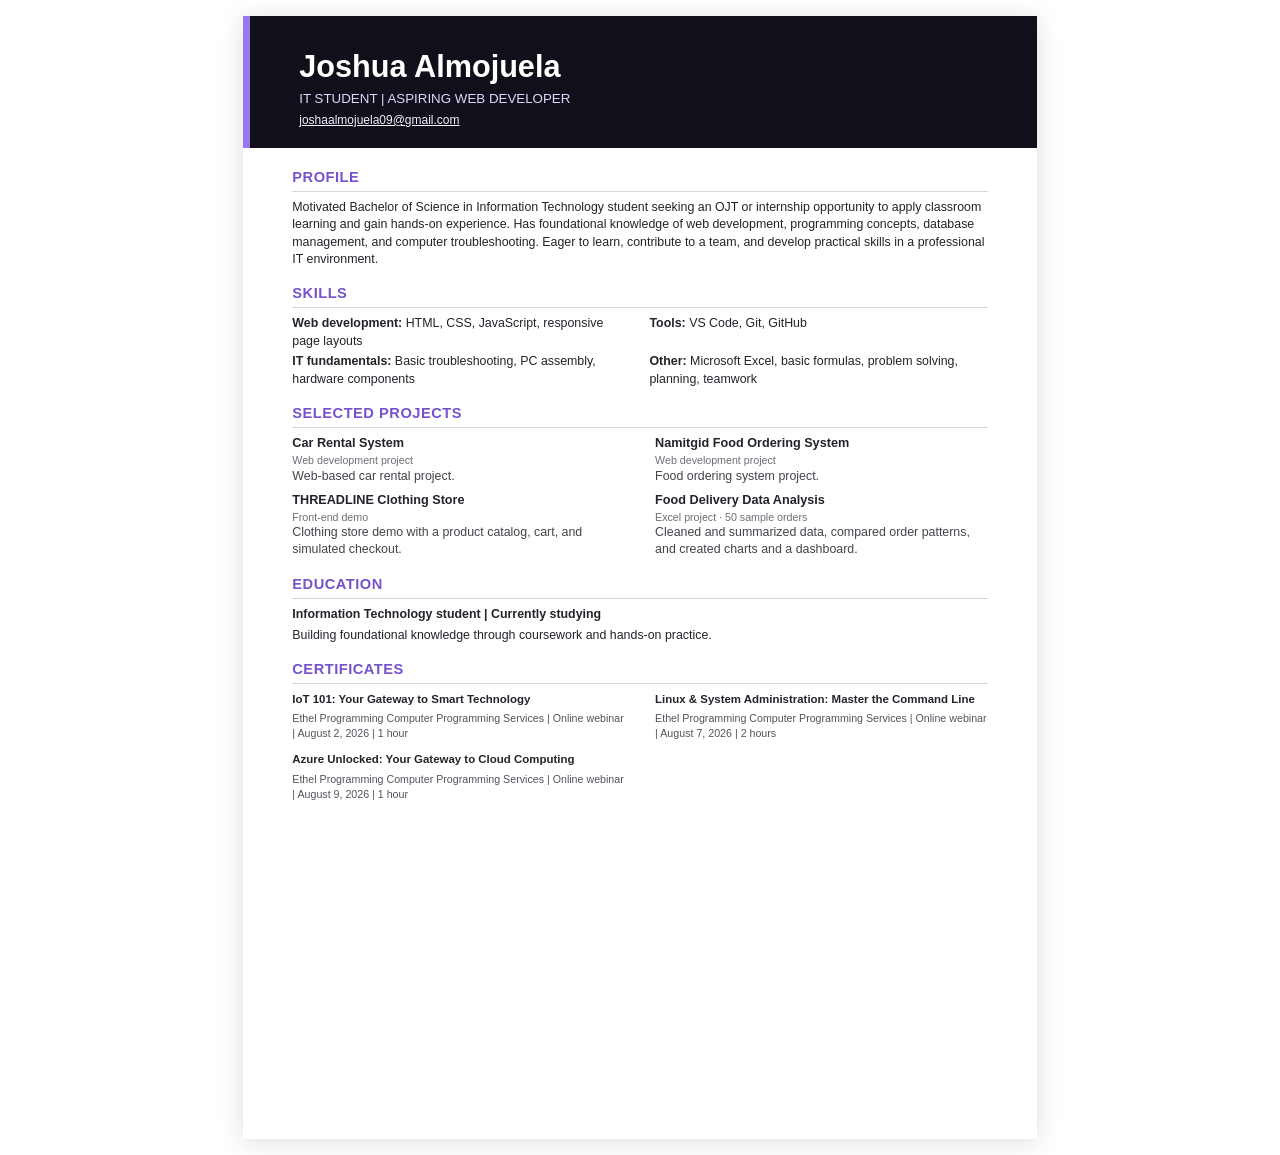
<file: resume.html>
<!doctype html>
<html lang="en">
<head>
<meta charset="utf-8">
<meta name="viewport" content="width=device-width,initial-scale=1">
<title>Joshua Almojuela — Resume</title>
<style>
@page{size:A4;margin:11mm 13mm}
*{box-sizing:border-box}
body{margin:0;color:#24232b;font:9.3pt/1.38 Arial,Helvetica,sans-serif}
header{margin:-11mm -13mm 5mm;padding:9mm 13mm 5mm;background:#10101a;color:#fff;border-left:7px solid #9877ef}
h1{margin:0;font-size:23pt;line-height:1.05}
.role{margin:2mm 0 1mm;color:#ded7ff;font-size:10pt}
.email{font-size:9pt;color:#f4f0ff}
section{margin:4mm 0 0}
h2{margin:0 0 2mm;padding-bottom:1mm;border-bottom:1px solid #d8d4e1;color:#7753ca;font-size:11pt;letter-spacing:.5px}
p{margin:1mm 0}
.skill-list{display:grid;grid-template-columns:1fr 1fr;gap:1mm 5mm}
.skill-list p{margin:0}
.projects{display:grid;grid-template-columns:1fr 1fr;column-gap:8mm;row-gap:2mm}
.project h3{margin:0;font-size:9.5pt}
.project p{margin:0;color:#45434b}
.project .meta{font-size:8pt;color:#6f6c76}
.education{margin-top:4mm}
.certificates{display:grid;grid-template-columns:1fr 1fr;gap:2mm 8mm}
.certificate strong{display:block;font-size:8.6pt}
.certificate p{font-size:8pt;color:#55525d}
@media screen{body{max-width:210mm;min-height:297mm;margin:16px auto;padding:11mm 13mm;box-shadow:0 3px 24px #0002;background:white}header{margin:-11mm -13mm 5mm}}
</style>
</head>
<body>
<header>
  <h1>Joshua Almojuela</h1>
  <p class="role">IT STUDENT | ASPIRING WEB DEVELOPER</p>
  <a class="email" href="mailto:joshaalmojuela09@gmail.com">joshaalmojuela09@gmail.com</a>
</header>
<section>
  <h2>PROFILE</h2>
  <p>Motivated Bachelor of Science in Information Technology student seeking an OJT or internship opportunity to apply classroom learning and gain hands-on experience. Has foundational knowledge of web development, programming concepts, database management, and computer troubleshooting. Eager to learn, contribute to a team, and develop practical skills in a professional IT environment.</p>
</section>
<section>
  <h2>SKILLS</h2>
  <div class="skill-list">
    <p><strong>Web development:</strong> HTML, CSS, JavaScript, responsive page layouts</p>
    <p><strong>Tools:</strong> VS Code, Git, GitHub</p>
    <p><strong>IT fundamentals:</strong> Basic troubleshooting, PC assembly, hardware components</p>
    <p><strong>Other:</strong> Microsoft Excel, basic formulas, problem solving, planning, teamwork</p>
  </div>
</section>
<section>
  <h2>SELECTED PROJECTS</h2>
  <div class="projects">
    <article class="project">
      <h3>Car Rental System</h3>
      <p class="meta">Web development project</p>
      <p>Web-based car rental project.</p>
    </article>
    <article class="project">
      <h3>Namitgid Food Ordering System</h3>
      <p class="meta">Web development project</p>
      <p>Food ordering system project.</p>
    </article>
    <article class="project">
      <h3>THREADLINE Clothing Store</h3>
      <p class="meta">Front-end demo</p>
      <p>Clothing store demo with a product catalog, cart, and simulated checkout.</p>
    </article>
    <article class="project">
      <h3>Food Delivery Data Analysis</h3>
      <p class="meta">Excel project · 50 sample orders</p>
      <p>Cleaned and summarized data, compared order patterns, and created charts and a dashboard.</p>
    </article>
  </div>
</section>
<section class="education">
  <h2>EDUCATION</h2>
  <p><strong>Information Technology student | Currently studying</strong></p>
  <p>Building foundational knowledge through coursework and hands-on practice.</p>
</section>
<section>
  <h2>CERTIFICATES</h2>
  <div class="certificates">
    <article class="certificate">
      <strong>IoT 101: Your Gateway to Smart Technology</strong>
      <p>Ethel Programming Computer Programming Services | Online webinar | August 2, 2026 | 1 hour</p>
    </article>
    <article class="certificate">
      <strong>Linux &amp; System Administration: Master the Command Line</strong>
      <p>Ethel Programming Computer Programming Services | Online webinar | August 7, 2026 | 2 hours</p>
    </article>
    <article class="certificate">
      <strong>Azure Unlocked: Your Gateway to Cloud Computing</strong>
      <p>Ethel Programming Computer Programming Services | Online webinar | August 9, 2026 | 1 hour</p>
    </article>
  </div>
</section>
</body>
</html>
</file>
<file: style.css>
*{box-sizing:border-box}html{scroll-behavior:smooth;scroll-padding-top:85px} :root{--bg:#0b0b10;--panel:#111118;--panel2:#15151e;--text:#f3f2f8;--muted:#9896a8;--line:#25242e;--purple:#a18aff;--green:#a2e5bd;--width:1060px}body{margin:0;background:var(--bg);color:var(--text);font-family:"DM Sans",sans-serif;font-size:14px;line-height:1.65;transition:background .25s,color .25s}a{color:inherit;text-decoration:none}button,input,textarea{font:inherit}.wrap{width:min(var(--width),calc(100% - 56px));margin:auto}.topbar{height:66px;position:sticky;top:0;z-index:10;background:#0b0b10e8;backdrop-filter:blur(18px);border-bottom:1px solid #ffffff0b}.nav{height:100%;display:flex;align-items:center;justify-content:space-between}.logo{font:700 15px "Space Grotesk",sans-serif;letter-spacing:-.05em}.logo span{color:var(--purple)}.navlinks{display:flex;align-items:center;gap:28px;font-size:11px;color:#aaa8b8}.navlinks a:hover{color:white}.navlinks a:last-of-type{border:1px solid #33313e;padding:7px 12px;border-radius:6px;color:#eee}.theme,.hamburger{border:1px solid #33313e;background:transparent;color:#eee;border-radius:6px;padding:5px 8px;cursor:pointer}.hamburger{display:none}.hero{min-height:535px;display:grid;grid-template-columns:1.02fr .98fr;align-items:center;gap:50px;position:relative;padding-top:65px;padding-bottom:75px}.eyebrow,.section-kicker{font-size:9px;letter-spacing:.17em;color:#aaa0ff;font-weight:700}.eyebrow{display:flex;align-items:center;gap:8px}.eyebrow i{display:inline-block;width:5px;height:5px;border-radius:50%;background:#a18aff;box-shadow:0 0 12px #a18aff}.hero h1{font:600 clamp(38px,5vw,57px)/1.08 "Space Grotesk",sans-serif;letter-spacing:-.07em;margin:16px 0 19px}.hero h1 span,.section-title span,.contact h2 span{color:var(--purple)}.lead{max-width:420px;color:var(--muted);font-size:12px;line-height:1.9}.actions{display:flex;gap:10px;margin-top:24px}.btn{display:inline-flex;align-items:center;justify-content:center;gap:20px;padding:10px 13px;border:1px solid #33313e;background:transparent;border-radius:5px;color:var(--text);font-size:10px;cursor:pointer;transition:transform .2s,border .2s}.btn:hover{transform:translateY(-2px);border-color:#a18aff}.btn.primary{background:#a18aff;color:#0b0b10;border-color:#a18aff;font-weight:700}.btn b{font-size:13px}.mini-stats{display:flex;gap:28px;margin-top:32px}.mini-stats div{display:flex;flex-direction:column}.mini-stats strong{font-size:10px;font-weight:600}.mini-stats small{font-size:9px;color:var(--muted);margin-top:3px}.hero-visual{height:350px;display:grid;place-items:center;position:relative}.glow{position:absolute;width:220px;height:220px;background:#8663e9;filter:blur(100px);opacity:.16}.orbit{position:absolute;border:1px solid #a18aff20;border-radius:50%;transform:rotate(-20deg)}.orbit1{width:300px;height:240px}.orbit2{width:240px;height:300px;transform:rotate(40deg);border-color:#a2e5bd17}.profile-card{position:relative;width:245px;min-height:245px;padding:17px;border:1px solid #34313f;border-radius:13px;background:linear-gradient(145deg,#171720,#101017);box-shadow:0 25px 60px #0008;transform:rotate(-5deg);z-index:1}.card-head{display:flex;align-items:center;gap:9px}.avatar{display:grid;place-items:center;width:29px;height:29px;border-radius:9px;background:#282238;color:#b8a5ff;font:700 10px "Space Grotesk",sans-serif}.card-head b{display:block;font-size:10px}.card-head small{display:block;color:var(--muted);font-size:8px}.dots{margin-left:auto;color:#777;font-size:10px;letter-spacing:2px}.card-message{margin:27px 0 24px;padding-left:7px}.card-message>small{font-size:7px;letter-spacing:.14em;color:#9d9aab}.card-message h2{font:600 25px/1.08 "Space Grotesk",sans-serif;letter-spacing:-.05em;margin:9px 0}.card-message h2 span{color:var(--green)}.card-foot{border-top:1px solid #2d2b36;padding-top:11px;display:flex;justify-content:space-between;font-size:8px;color:#c4c0d2}.status{color:var(--green)}.status i{display:inline-block;width:5px;height:5px;background:var(--green);border-radius:50%;margin-right:4px}.float-tag{position:absolute;z-index:2;padding:8px 10px;background:#191821;border:1px solid #35323e;border-radius:7px;box-shadow:0 10px 30px #0006;font-size:8px;color:#d8d4e3}.tag-one{right:5px;top:70px;transform:rotate(5deg)}.tag-two{left:5px;bottom:65px;transform:rotate(-2deg)}.spark{position:absolute;color:var(--green);font-size:16px}.spark1{right:35px;bottom:75px}.spark2{left:35px;top:65px;color:var(--purple)}.scroll{position:absolute;bottom:22px;left:0;display:flex;align-items:center;gap:9px;font-size:8px;letter-spacing:.12em;color:#777486}.scroll span{height:20px;width:12px;border:1px solid #706b7f;border-radius:10px;position:relative}.scroll span:after{content:"";position:absolute;top:4px;left:4px;width:2px;height:4px;background:var(--purple);animation:scroll 1.5s infinite}.section{padding-top:90px;padding-bottom:90px}.section-band{background:#0e0e14;border-top:1px solid #ffffff08;border-bottom:1px solid #ffffff08;padding:62px 0}.about-grid{display:grid;grid-template-columns:.85fr 1.15fr;gap:65px;margin-top:24px}.section-title{font:600 clamp(27px,3.5vw,38px)/1.16 "Space Grotesk",sans-serif;letter-spacing:-.06em;margin:12px 0}.about-copy{color:var(--muted);font-size:11px;line-height:1.9}.about-copy p{margin:0 0 14px}.about-points{display:grid;gap:12px;margin-top:22px}.about-points>div{display:flex;align-items:center;gap:12px}.about-points i{display:grid;place-items:center;width:30px;height:30px;background:#a18aff17;border:1px solid #a18aff25;border-radius:8px;color:var(--purple);font-style:normal}.about-points b,.about-points small{display:block}.about-points b{color:var(--text);font-size:10px}.about-points small{font-size:9px}.section-intro{font-size:11px;color:var(--muted);margin:10px 0 25px}.skill-grid{display:grid;grid-template-columns:repeat(4,1fr);gap:13px;margin-top:27px}.skill-card{background:var(--panel);border:1px solid var(--line);border-radius:9px;padding:18px;min-height:215px;transition:transform .2s,border-color .2s}.skill-card:hover,.project:hover{transform:translateY(-4px);border-color:#62517f}.skill-icon{display:grid;place-items:center;width:30px;height:30px;border-radius:8px;font-size:13px;margin-bottom:17px}.purple{background:#a18aff20;color:#b8a5ff}.green{background:#a2e5bd18;color:#a2e5bd}.orange{background:#e9a77a18;color:#e9a77a}.blue{background:#8bbaff18;color:#8bbaff}.skill-card h3,.project h3{font:600 12px "Space Grotesk",sans-serif;margin:0 0 8px}.skill-card p,.project-body>p{font-size:10px;color:var(--muted);line-height:1.8;min-height:54px;margin:0 0 12px}.tags{display:flex;gap:5px;flex-wrap:wrap}.tags span{font-size:8px;padding:4px 6px;border-radius:4px;background:#ffffff07;border:1px solid #ffffff0e;color:#b4b0c0}.level{height:3px;background:#25232d;border-radius:5px;margin-top:17px;overflow:hidden}.level span{height:100%;display:block;background:linear-gradient(90deg,#9b83ff,#a2e5bd);border-radius:5px}.note{color:#737182;font-size:9px;margin-top:18px}.project-heading{display:flex;justify-content:space-between;align-items:end;gap:20px;margin-top:16px}.project-heading .section-title{margin-top:0}.filters{display:flex;gap:5px}.filters button{background:transparent;border:1px solid #2b2934;color:#8c899a;padding:6px 10px;border-radius:5px;font-size:9px;cursor:pointer}.filters button.active,.filters button:hover{background:#a18aff18;border-color:#a18aff6b;color:#d5cbff}.project-grid{display:grid;grid-template-columns:repeat(3,1fr);gap:15px;margin-top:25px}.project{background:#121219;border:1px solid #26242e;border-radius:9px;overflow:hidden;transition:transform .2s,border-color .2s}.project.hide{display:none}.project-art{height:145px;position:relative;display:grid;place-items:center;overflow:hidden}.project-art>b{position:absolute;top:12px;right:13px;font:600 10px "Space Grotesk",sans-serif;color:#ffffff70}.art-purple{background:linear-gradient(140deg,#241a3c,#171a2c)}.art-green{background:linear-gradient(140deg,#dceee1,#9db9a5)}.art-orange{background:linear-gradient(140deg,#3b2922,#171416)}.art-window{width:65%;height:72%;border:1px solid #ffffff2a;border-radius:5px;background:#151522;box-shadow:0 8px 30px #0005;padding:8px}.art-window>span{display:inline-block;width:4px;height:4px;background:#a18aff;border-radius:50%;margin-right:3px}.art-line{height:5px;width:45%;background:#a18aff;margin:15px 0 9px;border-radius:3px}.art-boxes{display:flex;gap:6px}.art-boxes i{height:26px;flex:1;background:#302743;border-radius:3px}.art-chart{height:23px;margin-top:8px;background:linear-gradient(160deg,transparent 40%,#a18aff 41%,#a18aff 44%,transparent 45%),linear-gradient(20deg,transparent 45%,#a2e5bd 46%,#a2e5bd 49%,transparent 50%);border-bottom:1px solid #ffffff20}.task-paper{width:67%;background:#f4f8f3;color:#354a3b;padding:13px 14px;border-radius:4px;box-shadow:0 10px 25px #263e2c40;transform:rotate(-3deg)}.task-paper b{display:block;font-size:10px;margin-bottom:9px}.task-paper i{display:block;font-style:normal;font-size:7px;padding:4px 0;border-bottom:1px solid #dce6dc}.store-preview{width:70%;height:76%;border:1px solid #98745d;background:#241c1a;padding:14px;display:flex;flex-direction:column;justify-content:space-between;color:#e9c4a8}.store-preview small{font-size:6px;letter-spacing:.16em}.store-preview b{font:600 22px/.95 "Space Grotesk",sans-serif;letter-spacing:-.05em}.store-preview span{font-size:6px;letter-spacing:.1em}.project-body{padding:16px}.project-meta{font-size:8px;letter-spacing:.12em;color:#a99aff;margin-bottom:7px}.project h3{font-size:13px}.project-body>p{min-height:50px}.details{display:flex;justify-content:space-between;width:100%;margin-top:15px;padding:11px 0 0;border:0;border-top:1px solid #ffffff0e;background:transparent;color:#c1b4ff;font-size:9px;text-align:left;cursor:pointer}.details span{font-size:13px}.contact{padding-bottom:100px}.contact-panel{display:grid;grid-template-columns:1fr .78fr;gap:55px;align-items:center;background:radial-gradient(ellipse at 15% 70%,#8e67e31a,transparent 45%),#111118;border:1px solid #26242f;border-radius:12px;padding:40px;margin-top:20px}.contact-copy .eyebrow{font-size:8px}.contact h2{font:600 clamp(31px,4vw,43px)/1.08 "Space Grotesk",sans-serif;letter-spacing:-.06em;margin:16px 0}.contact-copy>p:not(.eyebrow){font-size:11px;color:var(--muted);max-width:330px}.contact-links{display:flex;align-items:center;gap:12px;flex-wrap:wrap;margin-top:24px;font-size:10px}.contact-links a{color:#d9d1ff}.contact-links button{font-size:9px;border:1px solid #34313e;background:transparent;color:#aaa6b7;border-radius:4px;padding:6px 8px;cursor:pointer}.contact form{display:flex;flex-direction:column}.contact label{font-size:9px;margin:0 0 5px;color:#c4c0cf}.contact input,.contact textarea{border:1px solid #2b2935;border-radius:5px;background:#0c0c12;color:var(--text);padding:10px;font-size:10px;margin-bottom:13px;outline:none}.contact input:focus,.contact textarea:focus{border-color:#a18aff}.contact textarea{resize:vertical}.submit{width:100%;justify-content:space-between}.contact form>small{font-size:8px;color:#777486;margin-top:9px}footer{border-top:1px solid #ffffff0c;padding:20px 0}.footer-inner{display:flex;align-items:center;justify-content:space-between;gap:20px}.footer-inner p{font-size:8px;color:#777486;text-align:center}.footer-inner p span{display:block;margin-top:4px}.footer-inner>a:last-child{font-size:9px;color:#aaa5bb}dialog{width:min(440px,calc(100% - 30px));background:#15141d;color:var(--text);border:1px solid #34313e;border-radius:12px;padding:28px;box-shadow:0 20px 90px #000a}dialog::backdrop{background:#050509cc;backdrop-filter:blur(4px)}dialog h2{font:600 25px "Space Grotesk",sans-serif;letter-spacing:-.05em;margin:10px 0}dialog p:not(.section-kicker){font-size:11px;color:var(--muted);line-height:1.8}dialog small{display:block;color:#777486;font-size:9px;margin:18px 0}.close{float:right;background:none;border:0;color:#aaa;font-size:24px;cursor:pointer}#toast{position:fixed;bottom:20px;left:50%;transform:translate(-50%,20px);background:#22202c;border:1px solid #403b50;color:white;padding:10px 14px;border-radius:6px;font-size:10px;opacity:0;pointer-events:none;transition:.2s;z-index:20}#toast.show{opacity:1;transform:translate(-50%,0)}.reveal{opacity:1;transform:none}.reveal-animations .reveal{opacity:0;transform:translateY(15px);transition:opacity .65s,transform .65s}.reveal-animations .reveal.visible{opacity:1;transform:translateY(0)}@keyframes scroll{0%{opacity:0;transform:translateY(0)}50%{opacity:1}100%{opacity:0;transform:translateY(7px)}}.light{--bg:#f7f6fb;--panel:#fff;--panel2:#fff;--text:#1c1a28;--muted:#777486;--line:#e6e3ed}.light .topbar{background:#f7f6fbe8}.light .section-band{background:#f0eff6}.light .profile-card,.light .float-tag,.light .project,.light .contact-panel{background:#fff}.light .contact-panel{background:radial-gradient(ellipse at 15% 70%,#8e67e31a,transparent 45%),#fff}.light .contact input,.light .contact textarea{background:#faf9fd;color:#1c1a28}.light .navlinks a:hover{color:#1c1a28}.light .task-paper{background:#f4f8f3}.light dialog{background:#fff;color:#1c1a28}.light .project{border-color:#e6e3ed}.light .tags span{color:#6d687a;border-color:#e9e6ef}.light .filters button{color:#777486;border-color:#dedbe7}.light .filters button.active{color:#4f3c96}@media(max-width:800px){.hero{gap:20px}.hero h1{font-size:43px}.hero-visual{height:300px}.skill-grid{grid-template-columns:repeat(2,1fr)}.about-grid{gap:30px}.contact-panel{gap:28px;padding:28px}.project-grid{gap:10px}}@media(max-width:600px){.wrap{width:calc(100% - 36px)}.topbar{height:58px}.hamburger{display:block}.navlinks{display:none;position:absolute;top:58px;left:0;right:0;background:var(--bg);padding:20px 24px;flex-direction:column;align-items:stretch;gap:15px;border-bottom:1px solid var(--line)}.navlinks.open{display:flex}.navlinks a:last-of-type{text-align:center}.theme{width:100%}.hero{grid-template-columns:1fr;padding-top:50px;padding-bottom:70px;gap:5px}.hero h1{font-size:45px}.hero-visual{height:300px;grid-row:2}.profile-card{width:220px;min-height:225px}.card-message h2{font-size:22px}.tag-one{right:0}.tag-two{left:0}.mini-stats{gap:16px}.mini-stats strong{font-size:9px}.mini-stats small{font-size:8px}.scroll{bottom:20px}.section{padding-top:65px;padding-bottom:65px}.section-band{padding:50px 0}.about-grid{grid-template-columns:1fr;gap:14px}.about-grid .section-title{margin-bottom:0}.skill-grid,.project-grid{grid-template-columns:1fr}.skill-card{min-height:0}.skill-card p,.project-body>p{min-height:0}.project-art{height:165px}.project-heading{align-items:flex-start;flex-direction:column}.filters{margin-top:0}.contact-panel{grid-template-columns:1fr;padding:24px 19px;gap:25px}.contact h2{font-size:36px}.footer-inner{flex-wrap:wrap}.footer-inner p{order:3;flex-basis:100%;text-align:left;margin:0}.footer-inner>a:last-child{margin-left:auto}}@media(prefers-reduced-motion:reduce){*{scroll-behavior:auto!important;animation:none!important;transition:none!important}.reveal{opacity:1;transform:none}}
</file>
<file: readability.css>
body {
  font-size: 17px;
}

.wrap {
  width: min(1120px, calc(100% - 64px));
}

.navlinks {
  font-size: 14px;
}

.eyebrow,
.section-kicker {
  font-size: 12px;
}

.hero {
  min-height: 660px;
  gap: 60px;
}

.hero h1 {
  font-size: clamp(48px, 5.5vw, 68px);
}

.lead {
  max-width: 520px;
  font-size: 16px;
}

.btn {
  padding: 13px 17px;
  font-size: 14px;
}

.mini-stats {
  gap: 34px;
}

.mini-stats strong {
  font-size: 13px;
}

.mini-stats small {
  font-size: 12px;
}

.hero-visual {
  height: 440px;
}

.profile-card {
  width: 320px;
  min-height: 320px;
  padding: 22px;
}

.avatar {
  width: 38px;
  height: 38px;
  font-size: 13px;
}

.card-head b {
  font-size: 14px;
}

.card-head small {
  font-size: 11px;
}

.card-message {
  margin: 34px 0 30px;
}

.card-message > small {
  font-size: 10px;
}

.card-message h2 {
  font-size: 34px;
}

.card-foot {
  padding-top: 14px;
  font-size: 11px;
}

.float-tag {
  padding: 10px 13px;
  font-size: 11px;
}

.scroll {
  font-size: 11px;
}

.section {
  padding-top: 110px;
  padding-bottom: 110px;
}

.section-band {
  padding: 76px 0;
}

.section-title {
  font-size: clamp(36px, 4vw, 48px);
}

.about-copy,
.section-intro {
  font-size: 15px;
}

.about-points b {
  font-size: 14px;
}

.about-points small {
  font-size: 12px;
}

.skill-card {
  padding: 22px;
  min-height: 250px;
}

.skill-card h3,
.project h3 {
  font-size: 16px;
}

.skill-card p,
.project-body > p {
  font-size: 14px;
}

.skill-icon {
  width: 40px;
  height: 40px;
  font-size: 17px;
}

.tags {
  gap: 7px;
}

.tags span {
  font-size: 11px;
  padding: 5px 8px;
}

.project-grid {
  gap: 20px;
}

.project-art {
  height: 205px;
}

.art-window {
  padding: 12px;
}

.task-paper {
  padding: 17px 18px;
}

.store-preview {
  padding: 18px;
}

.project-body {
  padding: 20px;
}

.project-meta {
  font-size: 11px;
}

.details,
.filters button,
.note {
  font-size: 12px;
}

.contact-panel {
  padding: 50px;
}

.contact h2 {
  font-size: 48px;
}

.contact-copy > p:not(.eyebrow) {
  font-size: 15px;
}

.contact-links a,
.contact-links button,
.contact label,
.contact input,
.contact textarea {
  font-size: 14px;
}

.contact-links {
  display: grid;
  justify-items: start;
  gap: 14px;
  font-size: 14px;
}

.contact-item {
  display: grid;
  gap: 2px;
}

.contact-item b {
  color: #aaa6b7;
  font-size: 12px;
}

.contact-item span,
.contact-item a {
  overflow-wrap: anywhere;
}

.contact form > small {
  font-size: 11px;
}

.profile-card {
  width: 340px;
  height: 420px;
  min-height: 0;
  padding: 0;
  overflow: hidden;
}

.profile-photo {
  display: block;
  width: 100%;
  height: 100%;
  object-fit: cover;
  object-position: center 32%;
}

.photo-caption {
  position: absolute;
  right: 0;
  bottom: 0;
  left: 0;
  display: flex;
  flex-direction: column;
  padding: 38px 22px 20px;
  background: linear-gradient(transparent, #09090de8);
  color: #fff;
}

.photo-caption b {
  font: 600 20px "Space Grotesk", sans-serif;
}

.photo-caption small {
  color: #e4e0ec;
  font-size: 13px;
}

@media (max-width: 800px) {
  .wrap {
    width: min(100% - 48px, 700px);
  }

  .hero {
    min-height: 600px;
    gap: 28px;
  }

  .hero h1 {
    font-size: clamp(42px, 6vw, 54px);
  }

  .profile-card {
    width: 280px;
    height: 360px;
  }

  .card-message h2 {
    font-size: 29px;
  }

  .contact-panel {
    padding: 32px;
  }
}

@media (max-width: 600px) {
  .wrap {
    width: calc(100% - 36px);
  }

  .hero {
    min-height: 0;
    padding-top: 48px;
    padding-bottom: 75px;
    gap: 12px;
  }

  .hero h1 {
    font-size: clamp(40px, 11vw, 50px);
  }

  .lead {
    font-size: 15px;
  }

  .mini-stats {
    gap: 14px;
  }

  .mini-stats strong {
    font-size: 11px;
  }

  .mini-stats small {
    font-size: 10px;
  }

  .hero-visual {
    height: 340px;
  }

  .profile-card {
    width: min(280px, 76vw);
    height: 350px;
  }

  .photo-caption {
    padding: 34px 18px 17px;
  }

  .photo-caption b {
    font-size: 18px;
  }

  .photo-caption small {
    font-size: 12px;
  }

  .float-tag {
    font-size: 10px;
  }

  .section {
    padding-top: 70px;
    padding-bottom: 70px;
  }

  .section-band {
    padding: 55px 0;
  }

  .section-title {
    font-size: 36px;
  }

  .about-copy,
  .section-intro {
    font-size: 14px;
  }

  .skill-grid,
  .project-grid {
    grid-template-columns: 1fr;
  }

  .skill-card {
    min-height: 0;
  }

  .project-art {
    height: 200px;
  }

  .contact-panel {
    padding: 26px 20px;
  }

  .contact h2 {
    font-size: 40px;
  }
}

.resume-panel {
  display: flex;
  flex-direction: column;
  align-items: stretch;
  gap: 24px;
}

.resume-heading .section-title {
  margin-bottom: 12px;
}

.resume-heading .section-intro {
  margin-bottom: 0;
}

.resume-preview {
  width: 100%;
  overflow: hidden;
  border: 1px solid #ffffff18;
  border-radius: 12px;
  background: #171720;
}

.resume-preview iframe {
  display: block;
  width: 100%;
  height: min(78vh, 950px);
  min-height: 640px;
  border: 0;
  background: #fff;
}

.resume-download {
  align-self: center;
  min-width: 190px;
}

.certificate-grid {
  display: grid;
  grid-template-columns: repeat(3, minmax(0, 1fr));
  gap: 20px;
  margin-top: 34px;
}

.contact-cta {
  display: flex;
  justify-content: center;
  flex-wrap: wrap;
  gap: 24px;
}

.contact-action {
  display: flex;
  min-width: 150px;
  flex-direction: column;
  align-items: center;
  gap: 8px;
  text-align: center;
}

.contact-icon {
  display: grid;
  width: 84px;
  height: 84px;
  place-items: center;
  border: 1px solid #e5e5e5;
  border-radius: 50%;
  background: #fff;
  transition: transform .2s ease, box-shadow .2s ease;
}

.contact-icon:hover {
  transform: translateY(-3px);
  box-shadow: 0 8px 24px #0003;
}

.contact-icon:focus-visible {
  outline: 3px solid var(--purple);
  outline-offset: 4px;
}

.contact-icon svg {
  width: 42px;
  height: 32px;
}

.contact-icon.phone-icon svg {
  width: 34px;
  height: 34px;
  fill: #5f6368;
}

.contact-icon.facebook-icon svg {
  width: 36px;
  height: 36px;
  fill: #1877f2;
}

.contact-action > span {
  font: 600 17px "Space Grotesk", sans-serif;
}

.contact-action > small {
  color: var(--muted);
  font-size: 12px;
}

.certificate-card {
  overflow: hidden;
  border: 1px solid #ffffff18;
  border-radius: 16px;
  background: #ffffff08;
}

.certificate-image {
  display: block;
  overflow: hidden;
  background: #fff;
}

.certificate-image img {
  display: block;
  width: 100%;
  aspect-ratio: 1.45;
  object-fit: contain;
  transition: transform 0.25s ease;
}

.certificate-image:hover img,
.certificate-image:focus-visible img {
  transform: scale(1.04);
}

.certificate-copy {
  padding: 20px;
}

.certificate-copy .project-meta {
  line-height: 1.6;
}

.certificate-copy h3 {
  margin: 10px 0 5px;
  font: 600 18px "Space Grotesk", sans-serif;
}

.certificate-copy p {
  margin: 0;
  color: #aaa6b7;
  font-size: 14px;
  line-height: 1.6;
}

@media (max-width: 800px) {
  .certificate-grid {
    grid-template-columns: repeat(2, minmax(0, 1fr));
  }
}

@media (max-width: 600px) {
  .resume-preview iframe {
    height: 72vh;
    min-height: 520px;
  }

  .certificate-grid {
    grid-template-columns: 1fr;
  }
}

.art-analytics {
  background: radial-gradient(ellipse at 20% 15%, #3c315d, transparent 58%), linear-gradient(140deg, #171622, #202b31);
}

.analytics-preview {
  width: 78%;
  padding: 10px;
  border: 1px solid #ffffff24;
  border-radius: 8px;
  background: #101018e8;
  box-shadow: 0 8px 30px #0006;
}

.analytics-kpis {
  display: grid;
  grid-template-columns: repeat(3, 1fr);
  gap: 6px;
}

.analytics-kpis span {
  display: grid;
  gap: 2px;
  padding: 6px;
  border: 1px solid #ffffff12;
  border-radius: 5px;
}

.analytics-kpis small,
.analytics-caption {
  color: #aaa6b7;
  font-size: 7px;
  letter-spacing: 0.08em;
}

.analytics-kpis b {
  color: #c5b7ff;
  font: 600 11px "Space Grotesk", sans-serif;
}

.analytics-bars {
  display: flex;
  align-items: end;
  gap: 6px;
  height: 36px;
  margin: 9px 2px 6px;
  border-bottom: 1px solid #ffffff20;
}

.analytics-bars i {
  flex: 1;
  height: 45%;
  border-radius: 3px 3px 0 0;
  background: linear-gradient(#a18aff, #a2e5bd);
}

.analytics-bars i:nth-child(2),
.analytics-bars i:nth-child(6) {
  height: 72%;
}

.analytics-bars i:nth-child(3),
.analytics-bars i:nth-child(7) {
  height: 57%;
}

.analytics-bars i:nth-child(4) {
  height: 90%;
}

.analytics-caption {
  display: block;
  text-align: right;
}
</file>
<file: portfolio.css>
:root {
  color-scheme: light;
  --bg: #f7f6f0;
  --panel: #fffefa;
  --panel2: #eeeee7;
  --text: #20241f;
  --muted: #656b63;
  --line: #e2e3da;
  --purple: #456b50;
  --green: #c4d69b;
  --width: 1160px;
  --serif: Georgia, "Times New Roman", serif;
  --shadow: 0 24px 70px #26332212;
}

* {
  box-sizing: border-box;
}

html {
  scroll-behavior: smooth;
  scroll-padding-top: 92px;
  overflow-x: clip;
}

body {
  background:
    radial-gradient(ellipse at 86% 9%, #e8ebdc 0, transparent 31rem),
    var(--bg);
  color: var(--text);
  font-family: "DM Sans", sans-serif;
  font-size: 16px;
  line-height: 1.7;
}

body,
.topbar,
.skill-card,
.project,
.certificate-card,
.contact-panel,
.profile-card,
.resume-preview {
  transition:
    background-color 220ms ease,
    border-color 220ms ease,
    color 220ms ease,
    box-shadow 220ms ease;
}

a {
  text-underline-offset: 4px;
}

button,
a {
  -webkit-tap-highlight-color: transparent;
}

a:focus-visible,
button:focus-visible {
  outline: 3px solid #79976d;
  outline-offset: 4px;
}

.wrap {
  width: min(var(--width), calc(100% - 88px));
}

.skip-link {
  position: fixed;
  z-index: 20;
  top: 12px;
  left: 12px;
  transform: translateY(-160%);
  border-radius: 6px;
  background: var(--text);
  color: var(--bg);
  padding: 10px 14px;
}

.skip-link:focus {
  transform: translateY(0);
}

.topbar {
  height: 76px;
  border-bottom: 1px solid #28302712;
  background: #f7f6f0e8;
}

.nav {
  position: relative;
}

.logo {
  font: 700 20px "Space Grotesk", sans-serif;
  letter-spacing: -0.07em;
}

.logo span {
  color: var(--purple);
}

.navlinks {
  gap: clamp(16px, 2.2vw, 29px);
  color: var(--muted);
  font-size: 13px;
}

.navlinks a {
  transition: color 160ms ease;
}

.navlinks a:hover,
.footer-inner > a:last-child:hover {
  color: var(--purple);
}

.navlinks a:last-of-type {
  border: 0;
  padding: 0;
  color: var(--muted);
}

.navlinks a[href="#contact"] {
  border: 1px solid var(--line);
  border-radius: 999px;
  padding: 9px 16px;
  color: var(--text);
}

.navlinks a[href="#contact"]:hover {
  border-color: var(--purple);
  color: var(--purple);
}

.theme,
.hamburger {
  border-color: var(--line);
  border-radius: 50%;
  background: var(--panel);
  color: var(--text);
  cursor: pointer;
  transition: background-color 180ms ease, transform 180ms ease;
}

.theme {
  width: 38px;
  height: 38px;
  font-size: 17px;
}

.theme:hover,
.hamburger:hover {
  transform: translateY(-2px);
  background: var(--panel2);
}

.hamburger {
  width: 42px;
  height: 42px;
  padding: 0;
  font-size: 19px;
}

.hero {
  min-height: 700px;
  grid-template-columns: 1.05fr 0.95fr;
  gap: clamp(45px, 8vw, 110px);
  padding-top: 80px;
  padding-bottom: 100px;
}

.eyebrow,
.section-kicker {
  color: var(--purple);
  font-size: 11px;
  letter-spacing: 0.14em;
}

.eyebrow i {
  width: 7px;
  height: 7px;
  background: #87a16d;
  box-shadow: 0 0 0 4px #87a16d20;
}

.hero h1 {
  margin: 25px 0;
  font-size: clamp(55px, 6.5vw, 80px);
  line-height: 1.02;
  letter-spacing: -0.075em;
}

.hero h1 span,
.section-title span,
.contact h2 span {
  color: var(--purple);
}

.lead {
  max-width: 500px;
  color: var(--muted);
  font-size: 17px;
  line-height: 1.8;
}

.actions {
  gap: 12px;
  margin-top: 30px;
}

.btn {
  min-height: 49px;
  gap: 24px;
  border: 1px solid var(--line);
  border-radius: 999px;
  background: var(--panel);
  padding: 12px 19px;
  font-size: 13px;
}

.btn:hover {
  border-color: var(--purple);
}

.btn.primary {
  border-color: var(--purple);
  background: var(--purple);
  color: #fff;
}

.btn.primary:hover {
  background: #35523d;
}

.mini-stats {
  gap: 31px;
  margin-top: 38px;
}

.mini-stats div {
  gap: 1px;
}

.mini-stats strong {
  font-size: 13px;
}

.mini-stats small {
  font-size: 11px;
}

.hero-visual {
  height: 480px;
  overflow: clip;
}

.glow {
  width: 275px;
  height: 275px;
  background: #98af76;
  opacity: 0.23;
  filter: blur(100px);
}

.orbit {
  border-color: #536f4724;
}

.orbit2 {
  border-color: #8a9e6d30;
}

.profile-card {
  width: 335px;
  height: 425px;
  min-height: 0;
  padding: 0;
  overflow: hidden;
  border: 8px solid var(--panel);
  border-radius: 180px 180px 18px 18px;
  background: var(--panel);
  box-shadow: var(--shadow);
  transform: rotate(2deg);
}

.profile-photo {
  display: block;
  width: 100%;
  height: 100%;
  object-fit: cover;
  object-position: center 32%;
}

.photo-caption {
  position: absolute;
  right: 0;
  bottom: 0;
  left: 0;
  display: flex;
  flex-direction: column;
  padding: 56px 24px 21px;
  background: linear-gradient(transparent, #172018db);
  color: #fff;
}

.photo-caption b {
  font: 600 21px "Space Grotesk", sans-serif;
}

.photo-caption small {
  color: #f2f2eb;
  font-size: 13px;
}

.float-tag {
  border-color: #e2e3da;
  border-radius: 999px;
  background: var(--panel);
  box-shadow: 0 10px 30px #26332212;
  color: var(--text);
  padding: 10px 15px;
  font-size: 11px;
}

.tag-one {
  right: -3px;
  top: 82px;
}

.tag-two {
  left: -3px;
  bottom: 73px;
}

.spark {
  color: var(--purple);
}

.spark1 {
  color: #91a675;
}

.scroll {
  bottom: 28px;
  color: var(--muted);
  font-size: 10px;
}

.scroll span {
  border-color: #92978d;
}

.section {
  padding-top: 118px;
  padding-bottom: 118px;
}

.section-band {
  border-color: #28302712;
  background: var(--panel2);
  padding: 90px 0;
}

.about-grid {
  gap: clamp(55px, 9vw, 130px);
  margin-top: 32px;
}

.section-title {
  margin: 16px 0;
  font-size: clamp(37px, 4.5vw, 54px);
  line-height: 1.08;
}

.about-copy {
  color: var(--muted);
  font-size: 15px;
  line-height: 1.9;
}

.about-copy p {
  margin-bottom: 19px;
}

.about-points {
  gap: 17px;
  margin-top: 26px;
}

.about-points > div {
  gap: 14px;
}

.about-points i {
  width: 40px;
  height: 40px;
  border-color: #456b5024;
  border-radius: 12px;
  background: #456b5010;
  color: var(--purple);
}

.about-points b {
  font-size: 13px;
}

.about-points small {
  font-size: 12px;
}

.section-intro {
  margin: 12px 0 31px;
  color: var(--muted);
  font-size: 15px;
}

.skill-grid {
  grid-template-columns: repeat(3, minmax(0, 1fr));
  gap: 17px;
  margin-top: 37px;
}

.skill-card {
  min-height: 230px;
  border: 1px solid var(--line);
  border-radius: 15px;
  background: var(--panel);
  padding: 25px;
}

.skill-card:hover,
.project:hover {
  transform: translateY(-5px);
  border-color: #9bab86;
  box-shadow: 0 17px 42px #2633220d;
}

.skill-icon {
  width: 43px;
  height: 43px;
  border-radius: 13px;
  font-size: 18px;
}

.skill-card h3,
.project h3 {
  margin-bottom: 9px;
  font-size: 17px;
}

.skill-card p,
.project-body > p {
  min-height: 0;
  color: var(--muted);
  font-size: 14px;
  line-height: 1.75;
}

.tags {
  gap: 7px;
}

.tags span {
  border-color: var(--line);
  background: var(--bg);
  color: var(--muted);
  padding: 5px 9px;
  font-size: 11px;
}

.level {
  background: var(--panel2);
}

.level span {
  background: linear-gradient(90deg, var(--purple), #91a675);
}

.note {
  margin-top: 21px;
  color: var(--muted);
  font-size: 12px;
}

.project-heading {
  align-items: end;
  margin-top: 21px;
}

.project-heading .section-title {
  margin-top: 0;
}

.filters {
  gap: 7px;
}

.filters button {
  border-color: var(--line);
  border-radius: 999px;
  color: var(--muted);
  padding: 8px 15px;
  font-size: 12px;
  transition: all 160ms ease;
}

.filters button.active,
.filters button:hover {
  border-color: var(--purple);
  background: var(--purple);
  color: #fff;
}

.project-grid {
  grid-template-columns: repeat(2, minmax(0, 1fr));
  gap: 22px;
  margin-top: 29px;
}

.project {
  overflow: hidden;
  border: 1px solid var(--line);
  border-radius: 16px;
  background: var(--panel);
  box-shadow: 0 7px 24px #26332208;
}

.project-art {
  height: 220px;
}

.project-art > b {
  top: 15px;
  right: 17px;
  color: #fff;
}

.art-orange {
  background:
    radial-gradient(ellipse at 76% 18%, #d2a27c55, transparent 42%),
    linear-gradient(135deg, #453b31, #222622);
}

.art-analytics {
  background:
    radial-gradient(ellipse at 20% 15%, #66795280, transparent 60%),
    linear-gradient(140deg, #29332b, #202a30);
}

.namitgid-art {
  background:
    radial-gradient(ellipse at 50% 20%, #ffffff47, transparent 55%),
    linear-gradient(140deg, #567341, #263d2e);
}

.namitgid-preview {
  display: grid;
  width: 150px;
  height: 150px;
  place-items: center;
  overflow: hidden;
  border: 1px solid #ffffff99;
  border-radius: 24px;
  background: #fff;
  box-shadow: 0 15px 35px #14251250;
  transform: rotate(-4deg);
  transition: transform 220ms ease;
}

.project:hover .namitgid-preview {
  transform: rotate(0) scale(1.04);
}

.namitgid-preview img {
  display: block;
  width: 100%;
  height: 100%;
  object-fit: contain;
}

.driverent-art {
  background:
    radial-gradient(ellipse at 75% 20%, #5e96ca80, transparent 53%),
    linear-gradient(140deg, #16314f, #252b3b);
}

.driverent-preview {
  position: relative;
  display: flex;
  width: min(290px, 75%);
  min-height: 158px;
  flex-direction: column;
  align-items: flex-start;
  justify-content: center;
  overflow: hidden;
  border: 1px solid #ffffff44;
  border-radius: 12px;
  background: linear-gradient(130deg, #f8fafc, #e8eff6);
  padding: 18px 22px;
  box-shadow: 0 15px 35px #0e1c2b55;
}

.driverent-logo {
  position: relative;
  z-index: 1;
  color: #233346;
  font: 700 11px "Space Grotesk", sans-serif;
}

.driverent-logo > span {
  color: #3780ca;
}

.driverent-preview > strong {
  position: relative;
  z-index: 1;
  margin-top: 9px;
  color: #192b40;
  font: 600 19px/1.05 "Space Grotesk", sans-serif;
}

.driverent-preview > small {
  position: relative;
  z-index: 1;
  margin-top: 11px;
  color: #50708e;
  font-size: 7px;
  font-weight: 700;
  letter-spacing: 0.08em;
}

.driverent-car {
  position: absolute;
  right: 12px;
  bottom: -5px;
  font-size: clamp(56px, 8vw, 90px);
  filter: drop-shadow(0 6px 5px #13263c32);
  transform: scaleX(-1);
}

.store-preview {
  width: min(250px, 68%);
  padding: 19px;
  border: 1px solid #ffffff50;
  border-radius: 6px;
  background: #f8f5ee;
  color: #2a2a25;
  box-shadow: 0 15px 35px #0004;
}

.store-preview small {
  font-size: 9px;
  letter-spacing: 0.16em;
}

.store-preview b {
  display: block;
  margin: 13px 0;
  font: 500 24px/1.05 var(--serif);
}

.store-preview span {
  font-size: 8px;
  letter-spacing: 0.1em;
}

.analytics-preview {
  width: 76%;
  max-width: 390px;
  padding: 15px;
  border-color: #ffffff2c;
  border-radius: 10px;
  background: #151a16ed;
  box-shadow: 0 15px 35px #0003;
}

.analytics-kpis {
  gap: 8px;
}

.analytics-kpis span {
  padding: 8px;
}

.analytics-kpis small,
.analytics-caption {
  font-size: 8px;
}

.analytics-kpis b {
  color: #d3e2b2;
  font-size: 13px;
}

.analytics-bars {
  height: 47px;
  margin-top: 13px;
}

.analytics-bars i {
  background: linear-gradient(#c2d69a, #769867);
}

.project-body {
  display: flex;
  min-height: 255px;
  flex-direction: column;
  align-items: flex-start;
  padding: 24px;
}

.project-meta {
  color: var(--purple);
  font-size: 10px;
  letter-spacing: 0.1em;
}

.project-body h3 {
  margin: 10px 0;
}

.project-body > p {
  margin: 0 0 16px;
}

.project-body .tags {
  margin-top: auto;
}

.details {
  display: inline-flex;
  align-items: center;
  gap: 9px;
  margin-top: 19px;
  border-bottom: 1px solid #456b5040;
  color: var(--purple);
  font-size: 13px;
  font-weight: 600;
}

.details:hover {
  border-color: var(--purple);
}

.details.project-status {
  border: 0;
  color: var(--muted);
  cursor: default;
}

.certificate-grid {
  grid-template-columns: repeat(3, minmax(0, 1fr));
  gap: 20px;
  margin-top: 35px;
}

.certificate-card {
  overflow: hidden;
  border: 1px solid var(--line);
  border-radius: 15px;
  background: var(--panel);
}

.certificate-image {
  background: #eeeee7;
}

.certificate-copy {
  padding: 21px;
}

.certificate-copy .project-meta {
  font-size: 10px;
}

.certificate-copy h3 {
  margin: 11px 0 5px;
  font-size: 18px;
}

.certificate-copy p {
  color: var(--muted);
  font-size: 14px;
}

.contact {
  padding-top: 118px;
  padding-bottom: 118px;
}

.contact-panel {
  display: grid;
  grid-template-columns: 0.9fr 1.1fr;
  align-items: center;
  gap: 40px;
  margin-top: 24px;
  border: 1px solid var(--line);
  border-radius: 22px;
  background:
    radial-gradient(ellipse at 96% 4%, #dfe7d2 0, transparent 47%),
    var(--panel);
  padding: clamp(30px, 5vw, 64px);
  box-shadow: var(--shadow);
}

.contact-copy > p:not(.eyebrow) {
  max-width: 440px;
  color: var(--muted);
  font-size: 16px;
}

.contact h2 {
  margin: 15px 0;
  font-size: clamp(41px, 5vw, 60px);
  line-height: 1.05;
}

.contact-cta {
  gap: clamp(17px, 3vw, 35px);
}

.contact-action {
  min-width: 105px;
  gap: 9px;
}

.contact-icon {
  width: 68px;
  height: 68px;
  border-color: var(--line);
  background: var(--panel);
}

.contact-icon svg {
  width: 34px;
}

.contact-icon.phone-icon svg,
.contact-icon.facebook-icon svg {
  fill: var(--text);
}

.contact-icon:hover {
  transform: translateY(-4px);
  box-shadow: 0 12px 25px #26332218;
}

.contact-action > span {
  color: var(--text);
  font-size: 14px;
}

.contact-action > small {
  color: var(--muted);
  font-size: 11px;
}

.resume-panel {
  gap: 27px;
}

.resume-preview {
  border-color: var(--line);
  border-radius: 16px;
  background: var(--panel);
  box-shadow: var(--shadow);
}

.resume-download {
  align-self: flex-start;
}

footer {
  border-top: 1px solid var(--line);
  background: var(--panel2);
}

.footer-inner {
  min-height: 100px;
  gap: 20px;
}

.footer-inner p {
  color: var(--muted);
  font-size: 12px;
  text-align: center;
}

.footer-inner p span {
  display: block;
  margin-top: 4px;
}

.footer-inner > a:last-child {
  color: var(--muted);
  font-size: 12px;
}

.reveal {
  opacity: 1;
  transform: none;
}

.reveal-animations .reveal {
  opacity: 0;
  transform: translateY(14px);
  transition: opacity 550ms ease, transform 550ms ease;
}

.reveal-animations .reveal.visible {
  opacity: 1;
  transform: translateY(0);
}

.light {
  color-scheme: light;
  --bg: #f7f6f0;
  --panel: #fffefa;
  --panel2: #eeeee7;
  --text: #20241f;
  --muted: #656b63;
  --line: #e2e3da;
  --purple: #456b50;
  --green: #c4d69b;
  --shadow: 0 24px 70px #26332212;
}

.light .topbar {
  border-color: #28302712;
  background: #f7f6f0e8;
}

.light .section-band {
  border-color: #28302712;
  background: var(--panel2);
}

.light .profile-card,
.light .float-tag,
.light .project,
.light .contact-panel {
  background-color: var(--panel);
}

.light .contact-panel {
  background:
    radial-gradient(ellipse at 96% 4%, #dfe7d2 0, transparent 47%),
    var(--panel);
}

body:not(.light) {
  color-scheme: dark;
  --bg: #171a17;
  --panel: #20241f;
  --panel2: #1c201c;
  --text: #f2f1e9;
  --muted: #b1b8ab;
  --line: #373e35;
  --purple: #b9cf9e;
  --green: #c4d69b;
  --shadow: 0 24px 70px #0003;
  background:
    radial-gradient(ellipse at 86% 9%, #303b2b 0, transparent 31rem),
    var(--bg);
}

body:not(.light) .topbar {
  border-color: #ffffff12;
  background: #171a17e8;
}

body:not(.light) .section-band {
  border-color: #ffffff12;
}

body:not(.light) .contact-panel {
  background:
    radial-gradient(ellipse at 96% 4%, #35402e 0, transparent 47%),
    var(--panel);
}

body:not(.light) .store-preview {
  border-color: #ffffff38;
  background: #f8f5ee;
  color: #2a2a25;
}

body:not(.light) .analytics-preview {
  background: #151a16ed;
}

body:not(.light) .certificate-image {
  background: #eeeee7;
}

body:not(.light) .contact-icon.phone-icon svg,
body:not(.light) .contact-icon.facebook-icon svg {
  fill: #20241f;
}

@media (max-width: 900px) {
  .wrap {
    width: min(100% - 56px, 760px);
  }

  .navlinks {
    gap: 14px;
    font-size: 12px;
  }

  .hero {
    min-height: 620px;
    gap: 30px;
  }

  .hero h1 {
    font-size: clamp(48px, 7vw, 66px);
  }

  .profile-card {
    width: min(300px, 37vw);
    height: 385px;
  }

  .skill-grid {
    grid-template-columns: repeat(2, minmax(0, 1fr));
  }

  .certificate-grid {
    grid-template-columns: repeat(2, minmax(0, 1fr));
  }

  .contact-panel {
    grid-template-columns: 1fr;
    gap: 30px;
  }

  .contact-cta {
    justify-content: flex-start;
  }
}

@media (max-width: 680px) {
  html {
    scroll-padding-top: 74px;
  }

  .wrap {
    width: calc(100% - 40px);
  }

  .topbar {
    height: 66px;
  }

  .hamburger {
    display: block;
  }

  .navlinks {
    position: absolute;
    top: calc(100% + 10px);
    right: 0;
    display: none;
    width: min(320px, 100%);
    align-items: stretch;
    gap: 5px;
    border: 1px solid var(--line);
    border-radius: 15px;
    background: var(--panel);
    padding: 12px;
    box-shadow: var(--shadow);
  }

  .navlinks.open {
    display: flex;
    flex-direction: column;
  }

  .navlinks a,
  .navlinks a:last-of-type {
    border: 0;
    border-radius: 8px;
    padding: 10px 12px;
    color: var(--text);
  }

  .navlinks a[href="#contact"] {
    border: 1px solid var(--line);
  }

  .navlinks a:hover {
    background: var(--panel2);
  }

  .theme {
    align-self: flex-start;
    margin: 5px 0 0 7px;
  }

  .hero {
    min-height: 0;
    grid-template-columns: 1fr;
    gap: 15px;
    padding-top: 70px;
    padding-bottom: 87px;
  }

  .hero h1 {
    margin: 22px 0;
    font-size: clamp(52px, 12vw, 72px);
  }

  .lead {
    font-size: 16px;
  }

  .actions {
    flex-wrap: wrap;
  }

  .mini-stats {
    flex-wrap: wrap;
    gap: 13px 23px;
  }

  .mini-stats strong {
    font-size: 12px;
  }

  .mini-stats small {
    font-size: 10px;
  }

  .hero-visual {
    height: 405px;
    margin-top: 15px;
  }

  .profile-card {
    width: min(305px, 76vw);
    height: 380px;
    border-width: 6px;
  }

  .tag-one {
    right: 0;
    top: 47px;
  }

  .tag-two {
    left: 0;
    bottom: 60px;
  }

  .scroll {
    bottom: 25px;
  }

  .section,
  .contact {
    padding-top: 82px;
    padding-bottom: 82px;
  }

  .section-band {
    padding: 72px 0;
  }

  .section-title {
    font-size: clamp(37px, 9vw, 48px);
  }

  .about-grid {
    grid-template-columns: 1fr;
    gap: 14px;
    margin-top: 20px;
  }

  .about-grid br {
    display: none;
  }

  .about-copy,
  .section-intro {
    font-size: 14px;
  }

  .skill-grid,
  .project-grid,
  .certificate-grid {
    grid-template-columns: 1fr;
  }

  .skill-card {
    min-height: 0;
    padding: 23px;
  }

  .project-heading {
    align-items: flex-start;
    flex-direction: column;
    gap: 8px;
  }

  .project-art {
    height: 195px;
  }

  .project-body {
    min-height: 0;
  }

  .contact-panel {
    gap: 27px;
    padding: 30px 24px;
  }

  .contact h2 {
    font-size: 44px;
  }

  .contact-copy > p:not(.eyebrow) {
    font-size: 14px;
  }

  .contact-cta {
    justify-content: space-between;
    gap: 13px;
  }

  .contact-action {
    min-width: 82px;
  }

  .contact-icon {
    width: 58px;
    height: 58px;
  }

  .contact-action > span {
    font-size: 12px;
  }

  .contact-action > small {
    font-size: 10px;
  }

  .resume-preview iframe {
    height: 72vh;
    min-height: 500px;
  }

  .resume-download {
    align-self: flex-start;
  }

  .footer-inner {
    min-height: 130px;
    flex-wrap: wrap;
    justify-content: space-between;
    gap: 9px 15px;
    padding-top: 17px;
    padding-bottom: 17px;
  }

  .footer-inner p {
    order: 1;
    width: 100%;
    text-align: left;
  }
}

@media (max-width: 380px) {
  .wrap {
    width: calc(100% - 32px);
  }

  .hero h1 {
    font-size: 49px;
  }

  .btn {
    gap: 12px;
    padding-right: 14px;
    padding-left: 14px;
  }

  .contact-panel {
    padding: 25px 18px;
  }

  .contact-action {
    min-width: 72px;
  }
}

@media (prefers-reduced-motion: reduce) {
  *,
  *::before,
  *::after {
    scroll-behavior: auto !important;
    animation-duration: 0.01ms !important;
    animation-iteration-count: 1 !important;
    transition-duration: 0.01ms !important;
  }

  .reveal-animations .reveal {
    opacity: 1;
    transform: none;
  }
}

.interview-player {
  display: block;
  width: 100%;
  max-height: min(72vh, 720px);
  margin-top: 2rem;
  background: #111;
  border: 1px solid var(--line);
  border-radius: 1rem;
  box-shadow: var(--shadow);
}
</file>
<file: projects/namitgid_food_ordering_system/style.css>
*{box-sizing:border-box} :root{--orange:#f45b35;--orange-dark:#d94725;--ink:#252522;--muted:#777872;--cream:#fffaf4;--line:#eee7df;--green:#3e775b}html{scroll-behavior:smooth;scroll-padding-top:90px}body{margin:0;background:#fff;color:var(--ink);font-family:'DM Sans',sans-serif}h1,h2,h3,.brand{font-family:'Outfit',sans-serif}button,input,textarea,select{font:inherit}button,a{transition:.2s ease}a{color:inherit;text-decoration:none}.topbar{height:82px;padding:0 6.5%;display:flex;align-items:center;justify-content:space-between;border-bottom:1px solid #f4eee8;background:#fff;position:sticky;top:0;z-index:20}.brand{display:flex;align-items:center;gap:10px;font-size:23px;font-weight:600;line-height:1}.brand b{color:var(--orange)}.brand small{display:block;font:700 8px 'DM Sans',sans-serif;letter-spacing:1.25px;color:#9b938b;margin-top:6px}.brand-mark{width:43px;height:43px;border-radius:14px;background:#fff0e8;display:grid;place-items:center;font-size:24px}.nav-links{display:flex;gap:34px;color:#5c5b56;font-size:14px;font-weight:600}.nav-links a:hover,footer a:hover{color:var(--orange)}.top-actions{display:flex;align-items:center;gap:14px}.text-btn{border:0;background:none;font-weight:700;cursor:pointer}.btn{display:inline-flex;justify-content:center;align-items:center;gap:12px;border:0;border-radius:12px;padding:13px 19px;font-weight:700;cursor:pointer}.btn-primary{background:var(--orange);color:white;box-shadow:0 8px 18px #f45b3524}.btn-primary:hover{background:var(--orange-dark);transform:translateY(-1px)}.btn-light{background:#fff;color:#35342f;border:1px solid var(--line)}.btn-light:hover{border-color:#f3a58f}.btn-large{padding:16px 23px}.btn-dark{background:#252522;color:#fff}.cart-button{border:1px solid var(--line);border-radius:11px;background:#fff;padding:10px 12px;cursor:pointer}.cart-button span{display:inline-grid;place-items:center;background:var(--orange);color:#fff;border-radius:50%;font-size:11px;width:19px;height:19px;margin-left:3px}.mobile-menu{display:none;background:none;border:0;font-size:24px}.hero{min-height:545px;background:var(--cream);padding:64px 9% 52px;display:grid;grid-template-columns:1.05fr .95fr;align-items:center;overflow:hidden}.hero-copy{max-width:610px;position:relative;z-index:2}.eyebrow{font-size:10px;font-weight:800;letter-spacing:1.7px;color:var(--orange);display:flex;align-items:center;gap:8px}.live-dot{width:7px;height:7px;border-radius:50%;background:#58a16e;box-shadow:0 0 0 4px #58a16e1c}.hero h1{font-size:clamp(43px,5.4vw,69px);letter-spacing:-2.8px;line-height:1.03;margin:20px 0 18px;font-weight:800}.hero h1 span,h2 span{color:var(--orange)}.hero-copy>p{font-size:16px;line-height:1.8;color:#77746d;max-width:490px;margin-bottom:27px}.hero-actions{display:flex;gap:12px;flex-wrap:wrap}.hero-stats{display:flex;gap:32px;margin-top:43px}.hero-stats div{display:flex;flex-direction:column;gap:5px}.hero-stats b{font-size:13px}.hero-stats small{font-size:11px;color:#8c8982}.hero-visual{height:400px;position:relative;display:grid;place-items:center}.hero-blob{width:min(34vw,360px);height:min(34vw,360px);border-radius:46% 54% 50% 50%;background:#ffddc7;transform:rotate(-12deg);position:absolute}.hero-food{width:280px;height:280px;display:grid;place-items:center;background:radial-gradient(circle,#fff 0 54%,#f2e3d5 55% 62%,#fff 63%);border-radius:50%;font-size:160px;filter:drop-shadow(0 24px 16px #9b5c3025);position:relative;transform:rotate(-9deg)}.floating-card{position:absolute;z-index:2;background:#fff;border:1px solid #f4ece4;box-shadow:0 15px 35px #4b2b1710;border-radius:15px;padding:13px 16px;display:flex;align-items:center;gap:10px}.floating-card>span{font-size:22px}.floating-card div{display:flex;flex-direction:column;gap:4px}.floating-card b{font-size:12px}.floating-card small{font-size:10px;color:#89847c}.float-top{top:46px;right:0}.float-bottom{bottom:45px;left:0}.mini-icon{background:#fff0e8;border-radius:11px;padding:7px}.sparkle{position:absolute;color:var(--orange);font-size:28px}.s1{top:40px;left:18%}.s2{bottom:65px;right:12%;font-size:36px}.trust-strip{display:flex;justify-content:center;gap:clamp(18px,5vw,75px);padding:23px 5%;border-bottom:1px solid var(--line);font-size:12px;font-weight:700;color:#6c6a63;flex-wrap:wrap}.section{padding:85px 8.5%}.section-heading{display:flex;align-items:end;justify-content:space-between;gap:25px}.section-heading h2,.tracking-copy h2{font-size:clamp(33px,4vw,45px);letter-spacing:-1.5px;margin:12px 0 8px}.section-heading p,.tracking-copy>p{color:var(--muted);font-size:14px}.search-wrap{display:flex;align-items:center;gap:10px;border:1px solid var(--line);border-radius:12px;padding:0 14px;width:250px;height:47px;color:#999}.search-wrap input{border:0;outline:0;width:100%;min-width:0}.category-row{display:flex;gap:10px;flex-wrap:wrap;margin:30px 0}.category{border:1px solid var(--line);border-radius:12px;padding:11px 16px;background:#fff;font-weight:700;font-size:12px;cursor:pointer}.category.active,.category:hover{background:#fff0e8;color:var(--orange);border-color:#ffcfbd}.food-grid{display:grid;grid-template-columns:repeat(4,1fr);gap:20px}.food-card{border:1px solid var(--line);border-radius:18px;overflow:hidden;background:#fff;transition:.25s;position:relative}.food-card:hover{transform:translateY(-5px);box-shadow:0 15px 35px #3722140c}.food-art{height:174px;background:#fff4e9;display:grid;place-items:center;font-size:86px;position:relative}.food-art .food-emoji{filter:drop-shadow(0 10px 7px #4e2b1c1a)}.food-tag{position:absolute;top:13px;left:13px;background:#fff;border-radius:7px;padding:6px 8px;font-size:9px;font-weight:800;color:var(--orange)}.food-info{padding:16px}.food-info h3{font-size:17px;margin:0 0 6px}.food-info p{font-size:11px;color:#8b8982;line-height:1.5;min-height:33px;margin:0 0 15px}.food-bottom{display:flex;align-items:center;justify-content:space-between}.food-price{font-size:17px;font-weight:800}.add-btn{width:35px;height:35px;border:0;border-radius:10px;background:var(--orange);color:#fff;font-size:23px;cursor:pointer}.add-btn:hover{background:var(--orange-dark)}.tracking-section{background:#fff7f0;padding:78px 9%;display:grid;grid-template-columns:.9fr 1.1fr;gap:8%;align-items:center}.tracking-copy>p{line-height:1.8;max-width:390px}.tracking-steps{display:grid;grid-template-columns:38px 1fr;gap:10px 14px;margin-top:28px;align-items:center}.step-icon{width:36px;height:36px;background:#ffe5d8;color:var(--orange);display:grid;place-items:center;border-radius:12px;font-weight:800}.tracking-steps b,.tracking-steps small{display:block}.tracking-steps b{font-size:12px;margin-bottom:4px}.tracking-steps small{font-size:11px;color:#8a857e}.track-card{background:#fff;border:1px solid #f0e6dd;border-radius:20px;padding:25px;box-shadow:0 15px 50px #643c1b08}.track-card-head{display:flex;justify-content:space-between;align-items:start;gap:10px}.track-card-head small{font-size:9px;font-weight:800;letter-spacing:1.3px;color:#aaa}.track-card-head h3{font-size:23px;margin:8px 0 22px}.track-pulse{font-size:9px;color:#37885b;background:#eaf7ee;padding:7px 9px;border-radius:8px;white-space:nowrap}.track-form label,.modal label,.checkout-form label{display:block;font-size:11px;font-weight:700;margin-bottom:8px}.track-input-row{display:flex;gap:9px}.track-input-row input,.modal input,.checkout-form textarea,.checkout-form select{border:1px solid var(--line);border-radius:10px;padding:13px;outline:0;width:100%;min-width:0}.track-input-row input:focus,.modal input:focus,.checkout-form textarea:focus,.checkout-form select:focus{border-color:#f4a28c}.track-input-row .btn{white-space:nowrap;padding:12px}.tracking-result{margin-top:14px}.empty-track{display:flex;align-items:center;gap:8px;flex-direction:column;padding:15px;color:#8c877e;font-size:11px;text-align:center}.empty-track:first-child{font-size:26px}.empty-track b{font-size:12px;color:#45443e}.map-placeholder{height:145px;background:#eef2e9;border-radius:13px;position:relative;overflow:hidden;margin-top:12px}.map-grid{position:absolute;inset:0;background:linear-gradient(25deg,transparent 46%,#fff 47%,#fff 51%,transparent 52%),linear-gradient(90deg,transparent 46%,#fff 47%,#fff 51%,transparent 52%),linear-gradient(135deg,transparent 46%,#d7e4d1 47%,#d7e4d1 51%,transparent 52%);background-size:80px 55px,95px 80px,110px 70px}.map-pin{position:absolute;z-index:1;font-size:20px}.pin-a{top:26px;left:30%}.pin-b{right:25%;bottom:32px}.route-line{position:absolute;top:48px;left:35%;height:52px;width:35%;border-bottom:3px dashed var(--orange);border-right:3px dashed var(--orange);border-radius:0 0 22px 0;transform:rotate(8deg)}.map-label{position:absolute;bottom:8px;left:10px;font-size:8px;font-weight:800;letter-spacing:1px;color:#777}.cta-banner{margin:75px 8.5%;background:#ffede2;border-radius:24px;padding:39px 45px;display:flex;align-items:center;justify-content:space-between;gap:20px}.cta-banner h2{font-size:clamp(24px,3vw,34px);letter-spacing:-1px;margin:10px 0}.cta-banner p{font-size:13px;color:#82786f;margin:0}.cta-banner .eyebrow{font-size:9px}footer{padding:28px 7%;border-top:1px solid var(--line);display:flex;align-items:center;justify-content:space-between;gap:20px;flex-wrap:wrap}footer>span{font-size:11px;color:#8b8881}footer>div{display:flex;gap:18px;align-items:center;font-size:11px;color:#6b6862}footer button{border:0;background:none;color:inherit;cursor:pointer}.overlay{position:fixed;inset:0;background:#2017107a;z-index:40;display:none}.overlay.show{display:block}.modal{position:fixed;z-index:41;left:50%;top:50%;transform:translate(-50%,-46%);opacity:0;pointer-events:none;width:min(420px,calc(100% - 28px));background:#fff;border-radius:22px;padding:30px;box-shadow:0 25px 90px #0002;transition:.22s}.modal.show{transform:translate(-50%,-50%);opacity:1;pointer-events:auto}.modal-close{border:0;background:#f8f4ef;border-radius:50%;width:32px;height:32px;font-size:22px;line-height:1;cursor:pointer;color:#5d5953}.modal>.modal-close{position:absolute;right:17px;top:17px}.modal-icon{width:49px;height:49px;border-radius:15px;background:#fff0e8;display:grid;place-items:center;font-size:26px;margin-bottom:20px}.modal h2{font-size:28px;letter-spacing:-.7px;margin:10px 0}.modal>p{font-size:12px;color:#89847d;margin-bottom:22px}.modal form{display:flex;flex-direction:column;gap:8px}.modal form label:not(:first-child){margin-top:6px}.modal input{margin-bottom:5px}.full-btn{width:100%;margin-top:9px}.switch-auth{text-align:center;font-size:11px;color:#777}.switch-auth button{border:0;background:none;color:var(--orange);font-weight:800;cursor:pointer}.demo-note{font-size:10px!important;text-align:center;color:#aaa!important;margin:14px 0 0!important}.hidden{display:none!important}.side-panel{position:fixed;z-index:42;right:0;top:0;bottom:0;width:min(430px,100%);background:#fff;transform:translateX(105%);transition:.25s;display:flex;flex-direction:column;padding:26px;box-shadow:-15px 0 50px #0001}.side-panel.show{transform:translateX(0)}.panel-head{display:flex;justify-content:space-between;align-items:center;border-bottom:1px solid var(--line);padding-bottom:18px}.panel-head small{color:var(--orange);font-size:9px;font-weight:800;letter-spacing:1px}.panel-head h2{margin:7px 0 0;font-size:25px}.cart-items{overflow:auto;flex:1;padding:14px 0}.cart-row{display:grid;grid-template-columns:52px 1fr auto;gap:12px;align-items:center;padding:12px 0;border-bottom:1px solid #f4eee8}.cart-emoji{width:52px;height:52px;display:grid;place-items:center;background:#fff3e8;border-radius:12px;font-size:27px}.cart-row b{display:block;font-size:12px}.cart-row small{color:#888;font-size:11px}.qty-control{display:flex;gap:8px;align-items:center;margin-top:7px}.qty-control button{border:1px solid var(--line);background:white;border-radius:6px;width:23px;height:23px;cursor:pointer}.cart-bottom{border-top:1px solid var(--line);padding-top:18px}.total-row{display:flex;align-items:center;justify-content:space-between;font-size:13px;margin:12px 0}.total-row b{font-size:19px}.cart-bottom>small{display:block;text-align:center;color:#999;font-size:10px;margin-top:12px}.checkout-form{margin-top:22px}.checkout-form textarea{resize:vertical}.checkout-form select{background:white}.wide-modal{width:min(500px,calc(100% - 28px));max-height:90vh;overflow:auto}.wide-modal .total-row{border-top:1px solid var(--line);padding-top:18px;margin-top:18px}.admin-view{display:none;position:fixed;inset:0;background:#f7f8fa;z-index:50;overflow:auto}.admin-view.show{display:flex}.admin-sidebar{width:240px;background:#fff;border-right:1px solid #e9ebef;padding:25px 17px;display:flex;flex-direction:column;gap:12px;flex-shrink:0}.admin-sidebar .brand{font-size:20px;margin:3px 8px 28px}.admin-sidebar .brand-mark{width:37px;height:37px}.admin-nav{border:0;background:transparent;text-align:left;padding:13px 15px;border-radius:10px;color:#777;font-size:12px;font-weight:700;cursor:pointer}.admin-nav.active,.admin-nav:hover{background:#fff0e8;color:var(--orange)}.admin-sidebar-bottom{margin-top:auto;border-top:1px solid var(--line);padding:18px 4px 0;display:flex;gap:10px;align-items:center}.admin-avatar{width:35px;height:35px;border-radius:12px;background:#ffe4d8;color:var(--orange);display:grid;place-items:center;font-weight:800}.admin-sidebar-bottom b,.admin-sidebar-bottom small{display:block;font-size:11px}.admin-sidebar-bottom small{color:#999;margin-top:4px;font-size:10px}.admin-main{padding:34px;min-width:0;flex:1}.admin-top{display:flex;align-items:center;justify-content:space-between;gap:20px}.admin-top small{font-size:9px;letter-spacing:1.2px;color:#969ba5;font-weight:800}.admin-top h1{font-size:29px;margin:10px 0 5px}.admin-top p{font-size:12px;color:#898e98;margin:0}.admin-top .btn{font-size:11px}.admin-stats{display:grid;grid-template-columns:repeat(4,1fr);gap:15px;margin:29px 0}.stat-card{background:#fff;border:1px solid #eaecf0;border-radius:14px;padding:19px}.stat-card span,.stat-card small{display:block;font-size:11px;color:#818692}.stat-card b{display:block;font-size:28px;font-family:'Outfit';margin:13px 0 8px}.stat-card small{font-size:10px}.admin-table-card{background:#fff;border:1px solid #eaecf0;border-radius:15px;overflow:hidden}.table-heading{display:flex;justify-content:space-between;align-items:center;padding:21px 22px;border-bottom:1px solid #eef0f3;gap:12px}.table-heading h2{font-size:18px;margin:0 0 6px}.table-heading p{font-size:11px;color:#8c9099;margin:0}.status-pill{background:#edf8f0;color:#41885a;font-size:8px;font-weight:800;padding:8px;border-radius:7px;white-space:nowrap}.table-scroll{overflow-x:auto}table{width:100%;border-collapse:collapse;white-space:nowrap}th,td{text-align:left;padding:15px 17px;border-bottom:1px solid #f0f1f4;font-size:10px}th{font-size:8px;letter-spacing:.7px;color:#9b9eaa;background:#fcfcfd}td{color:#535762}td b{color:#2c3038}td select{border:1px solid #e5e7eb;border-radius:7px;padding:7px;font-size:10px;background:#fff;max-width:135px}.order-status{display:inline-block;padding:6px 8px;border-radius:7px;background:#fff4df;color:#a56c16;font-size:9px;font-weight:800}.admin-empty{text-align:center;padding:40px;color:#8c9099;font-size:12px}.admin-hint{margin-top:16px;color:#999;font-size:10px;line-height:1.7}.admin-exit{position:fixed;top:17px;right:17px;border:0;border-radius:50%;width:34px;height:34px;background:#fff;box-shadow:0 2px 10px #0001;cursor:pointer}.toast{position:fixed;z-index:100;bottom:25px;left:50%;transform:translate(-50%,20px);background:#252522;color:#fff;padding:13px 19px;border-radius:11px;font-size:12px;opacity:0;pointer-events:none;transition:.2s;box-shadow:0 10px 30px #0002;max-width:90vw;text-align:center}.toast.show{opacity:1;transform:translate(-50%,0)}.status-timeline{display:grid;grid-template-columns:repeat(4,1fr);gap:6px;margin:15px 0}.timeline-step{font-size:9px;color:#a4a19c;text-align:center;position:relative}.timeline-step:before{content:"";display:block;height:5px;background:#eee8e2;border-radius:9px;margin-bottom:8px}.timeline-step.done{color:var(--green);font-weight:800}.timeline-step.done:before{background:#5fa87b}.tracking-order-head{display:flex;justify-content:space-between;align-items:center;gap:10px}.tracking-order-head b{font-size:13px}.tracking-order-head span{font-size:10px;color:var(--orange);font-weight:800}.tracking-order-meta{font-size:10px;color:#888;margin:7px 0}.tracking-result .btn{font-size:10px;padding:8px 10px}.admin-orders-list{padding:10px 20px}
@media(max-width:1000px){.topbar{padding:0 4%}.hero{padding-left:6%;padding-right:6%}.section{padding:70px 5%}.food-grid{grid-template-columns:repeat(2,1fr)}.tracking-section{padding:65px 6%;gap:5%}.admin-sidebar{width:205px}.admin-main{padding:25px 20px}.admin-stats{grid-template-columns:repeat(2,1fr)}}
@media(max-width:700px){.topbar{height:70px}.nav-links{display:none;position:absolute;top:69px;left:0;right:0;padding:20px;background:#fff;border-bottom:1px solid var(--line);flex-direction:column;gap:18px}.nav-links.open{display:flex}.top-actions{gap:8px}.top-actions .text-btn,.top-actions>#signupOpen{display:none}.mobile-menu{display:block}.brand{font-size:20px}.brand-mark{width:38px;height:38px}.hero{grid-template-columns:1fr;padding:50px 7% 25px}.hero h1{font-size:48px}.hero-visual{height:300px;margin-top:12px}.hero-blob{width:245px;height:245px}.hero-food{width:220px;height:220px;font-size:125px}.float-top{right:2%;top:12px}.float-bottom{left:1%;bottom:14px}.hero-stats{gap:17px;margin-top:30px}.hero-stats b{font-size:11px}.hero-stats small{font-size:9px}.trust-strip{gap:14px 22px;font-size:10px}.section{padding:58px 5%}.section-heading{align-items:flex-start;flex-direction:column}.search-wrap{width:100%}.food-grid{gap:12px}.food-art{height:135px;font-size:65px}.food-info{padding:12px}.food-info h3{font-size:15px}.food-info p{font-size:10px}.food-price{font-size:14px}.category-row{gap:7px}.category{padding:10px 12px;font-size:10px}.tracking-section{grid-template-columns:1fr;padding:55px 6%;gap:28px}.track-card{padding:19px}.track-card-head h3{font-size:20px}.track-input-row{flex-direction:column}.cta-banner{margin:45px 5%;padding:28px 24px;align-items:flex-start;flex-direction:column}.cta-banner h2{font-size:27px}footer{padding:25px 6%;gap:15px}footer>div{flex-wrap:wrap}.footer-brand{font-size:19px}.modal{padding:26px 22px}.admin-view.show{display:block}.admin-sidebar{width:100%;padding:15px;display:grid;grid-template-columns:repeat(2,1fr);gap:5px;border-right:0;border-bottom:1px solid #e9ebef}.admin-sidebar .brand{grid-column:1/-1;margin:0 0 10px}.admin-sidebar-bottom{display:none}.admin-nav{padding:10px;font-size:10px}.admin-main{padding:23px 13px}.admin-top{align-items:flex-start}.admin-top h1{font-size:23px}.admin-top p{max-width:230px;line-height:1.5}.admin-top .btn{font-size:9px;padding:10px}.admin-stats{gap:9px;margin:20px 0}.stat-card{padding:14px}.stat-card b{font-size:24px}.table-heading{align-items:flex-start;flex-direction:column;padding:17px}.admin-exit{top:10px;right:10px}.admin-table-card{margin-bottom:15px}}
</file>
<file: projects/namitgid_food_ordering_system/admin-menu.css>
.food-art {
  overflow: hidden;
}

.food-art .food-photo {
  position: absolute;
  inset: 0;
  display: block;
  width: 100%;
  height: 100%;
  object-fit: cover;
  pointer-events: none;
}

.food-art .food-tag {
  z-index: 1;
}

.admin-signin-shortcut {
  display: block;
  width: 100%;
  margin-top: 12px;
  padding: 10px;
  border: 1px solid var(--line);
  border-radius: 10px;
  background: #fffaf4;
  color: var(--orange-dark);
  font-size: 12px;
  font-weight: 700;
  cursor: pointer;
}

.admin-signin-shortcut:hover {
  border-color: #f3a58f;
  background: #fff0e8;
}

.admin-menu-modal {
  display: none;
  position: fixed;
  inset: 0;
  z-index: 55;
  overflow-y: auto;
  padding: 38px clamp(18px, 5vw, 70px);
  background: #f7f8fa;
}

.admin-menu-modal.show {
  display: block;
}

.admin-menu-page-header {
  max-width: 1180px;
  margin: 0 auto 26px;
  display: flex;
  align-items: center;
  justify-content: space-between;
  gap: 20px;
}

.admin-menu-page-header small {
  font-size: 9px;
  letter-spacing: 1.2px;
  color: #969ba5;
  font-weight: 800;
}

.admin-menu-page-header h1 {
  margin: 9px 0 5px;
  font-size: 29px;
}

.admin-menu-page-header p {
  margin: 0;
  color: #898e98;
  font-size: 12px;
}

.admin-menu-page-actions {
  display: flex;
  align-items: center;
  gap: 10px;
}

.admin-menu-page-actions .btn {
  white-space: nowrap;
}

.admin-menu-page-actions .btn-light {
  border: 1px solid #e8eaf0;
}

.admin-menu-rows {
  max-width: 1180px;
  margin: 0 auto;
  display: grid;
  grid-template-columns: repeat(2, minmax(0, 1fr));
  gap: 14px;
}

.admin-menu-row {
  display: flex;
  align-items: center;
  gap: 16px;
  min-height: 100px;
  border: 1px solid #eaecf0;
  border-radius: 14px;
  padding: 14px;
  background: #fff;
  box-shadow: 0 3px 12px #242b3508;
}

.admin-menu-thumb {
  width: 72px;
  height: 72px;
  border-radius: 11px;
  background: #fff4e9;
  display: grid;
  place-items: center;
  overflow: hidden;
  font-size: 28px;
  flex-shrink: 0;
}

.admin-menu-thumb .food-photo {
  object-fit: cover;
}

.admin-menu-details {
  display: flex;
  flex-direction: column;
  gap: 5px;
  flex: 1;
  min-width: 0;
}

.admin-menu-details b {
  font-size: 14px;
}

.admin-menu-details small,
.food-editor-grid small {
  font-size: 10px;
  color: var(--muted);
}

.admin-menu-row .btn {
  padding: 9px 16px;
  font-size: 12px;
}

.admin-menu-modal>.demo-note {
  max-width: 1180px;
  margin: 20px auto 0;
  color: #898e98;
}

.food-editor {
  max-width: 1180px;
  margin: 0 auto 18px;
  border: 1px solid var(--line);
  border-radius: 14px;
  padding: 20px;
  background: #fff;
  box-shadow: 0 3px 12px #242b3508;
}

.food-editor h3 {
  margin: 0 0 14px;
  font-size: 17px;
}

.food-editor-grid {
  display: grid;
  grid-template-columns: 1fr 1fr;
  gap: 13px;
}

.food-editor-grid label {
  display: block;
  font-size: 11px;
  font-weight: 700;
  margin-bottom: 7px;
}

.food-editor-grid input,
.food-editor-grid select,
.food-editor-grid textarea {
  width: 100%;
  min-width: 0;
  border: 1px solid var(--line);
  border-radius: 9px;
  padding: 10px;
  outline: 0;
}

.food-editor-grid input[type="file"] {
  font-size: 10px;
  padding: 8px;
}

.food-editor-grid small {
  display: block;
  margin-top: 5px;
}

.food-editor-preview {
  height: 110px;
  border: 1px dashed #e6d9cd;
  border-radius: 9px;
  background: #fffaf4;
  display: grid;
  place-items: center;
  font-size: 40px;
  overflow: hidden;
}

.food-editor-preview .food-photo {
  width: 100%;
  height: 100%;
  object-fit: contain;
}

.food-editor-description {
  grid-column: 1 / -1;
}

.food-editor-description textarea {
  resize: vertical;
}

.food-editor-actions {
  display: flex;
  justify-content: flex-end;
  gap: 8px;
  margin-top: 13px;
}

.food-editor-actions .btn {
  padding: 9px 14px;
  font-size: 11px;
}

@media (max-width: 700px) {
  .admin-menu-modal {
    padding: 25px 14px;
  }

  .admin-menu-page-header {
    align-items: flex-start;
    flex-direction: column;
    margin-bottom: 18px;
  }

  .admin-menu-page-header h1 {
    font-size: 24px;
  }

  .admin-menu-page-actions {
    width: 100%;
  }

  .admin-menu-page-actions .btn {
    padding: 10px 12px;
    font-size: 11px;
  }

  .admin-menu-rows {
    grid-template-columns: 1fr;
    gap: 10px;
  }

  .admin-menu-row {
    gap: 11px;
    padding: 10px;
  }

  .admin-menu-thumb {
    width: 58px;
    height: 58px;
  }

  .food-editor-grid {
    grid-template-columns: 1fr;
  }

}

.admin-page {
  display: none;
}

.admin-page.active {
  display: block;
}

.admin-menu-page .admin-menu-rows {
  max-width: none;
  grid-template-columns: repeat(2, minmax(0, 1fr));
  margin: 0;
}

.admin-menu-page .food-editor {
  max-width: none;
}

.admin-menu-page>.demo-note {
  max-width: none;
}

.sales-chart-card {
  margin: 0 0 22px;
  padding: 22px;
  background: #fff;
  border: 1px solid #eaecf0;
  border-radius: 15px;
}

.sales-chart-heading {
  display: flex;
  align-items: center;
  justify-content: space-between;
  gap: 12px;
}

.sales-chart-heading h2 {
  margin: 0 0 6px;
  font-size: 18px;
}

.sales-chart-heading p {
  margin: 0;
  color: #898e98;
  font-size: 11px;
}

.sales-chart-key {
  display: flex;
  align-items: center;
  gap: 7px;
  color: #777872;
  font-size: 11px;
}

.sales-chart-key i {
  width: 9px;
  height: 9px;
  border-radius: 50%;
  background: var(--orange);
}

.sales-chart-wrap {
  height: 250px;
  margin-top: 15px;
}

.sales-chart-wrap svg {
  display: block;
  width: 100%;
  height: 100%;
  overflow: visible;
}

.sales-grid-line {
  stroke: #eceef2;
  stroke-width: 1;
}

.sales-axis-label {
  fill: #898e98;
  font: 10px 'DM Sans', sans-serif;
}

.sales-line {
  fill: none;
  stroke: var(--orange);
  stroke-width: 3;
  stroke-linecap: round;
  stroke-linejoin: round;
}

.sales-point {
  fill: #fff;
  stroke: var(--orange);
  stroke-width: 3;
}

.sales-chart-summary {
  margin: 8px 0 0;
  color: #777872;
  font-size: 11px;
}

@media (max-width: 700px) {
  .admin-menu-page .admin-menu-rows {
    grid-template-columns: 1fr;
  }

  .sales-chart-card {
    padding: 16px 12px;
  }

  .sales-chart-wrap {
    height: 210px;
  }

  .sales-axis-label {
    font-size: 9px;
  }
}

.tracking-page {
  display: none;
}

.tracking-page.show {
  position: fixed;
  inset: 0;
  z-index: 55;
  display: block;
  overflow-y: auto;
  padding: 34px clamp(16px, 6vw, 72px);
  background: #fff7f0;
}

.tracking-page-header {
  max-width: 1120px;
  margin: 0 auto 34px;
  display: flex;
  align-items: center;
  justify-content: space-between;
  gap: 18px;
}

.tracking-page-header small {
  color: var(--orange);
  font-size: 10px;
  font-weight: 800;
  letter-spacing: 1.5px;
}

.tracking-page-header h1 {
  margin: 8px 0 0;
  font-size: 30px;
}

.tracking-page-content {
  max-width: 1120px;
  margin: 0 auto;
  display: grid;
  grid-template-columns: 0.9fr 1.1fr;
  gap: 8%;
  align-items: center;
}

.tracking-page-content .tracking-copy {
  padding: 0;
}

.tracking-page-content .track-card {
  width: 100%;
}

@media (max-width: 700px) {
  .tracking-page.show {
    padding: 24px 16px;
  }

  .tracking-page-header {
    align-items: flex-start;
    flex-direction: column;
    margin-bottom: 24px;
  }

  .tracking-page-header h1 {
    font-size: 25px;
  }

  .tracking-page-header .btn {
    padding: 10px 13px;
    font-size: 11px;
  }

  .tracking-page-content {
    grid-template-columns: 1fr;
    gap: 22px;
  }
}
</file>
<file: projects/namitgid_food_ordering_system/brand-polish.css>
:root {
  --orange: #c92f38;
  --orange-dark: #a9242d;
  --ink: #202a22;
  --muted: #737b73;
  --cream: #fffdf6;
  --line: #e9e9df;
  --green: #277536;
}

html {
  scroll-behavior: smooth;
}

body {
  color: var(--ink);
  background: #fff;
  font-family: "DM Sans", sans-serif;
}

.topbar {
  height: 88px;
  padding: 0 clamp(20px, 6vw, 92px);
  border-bottom-color: #eeeee7;
  box-shadow: 0 4px 20px #1e2b1907;
}

.brand {
  gap: 0;
  flex: 0 0 auto;
}

.brand-logo {
  display: block;
  width: 78px;
  height: 78px;
  object-fit: contain;
}

.nav-links {
  align-items: center;
  gap: clamp(20px, 3vw, 42px);
  color: #4b554b;
}

.nav-links a {
  position: relative;
  padding: 9px 0;
}

.nav-links a::after {
  position: absolute;
  right: 0;
  bottom: 1px;
  left: 0;
  height: 2px;
  background: var(--green);
  content: "";
  transform: scaleX(0);
  transform-origin: left;
  transition: transform 0.2s ease;
}

.nav-links a:hover::after,
.nav-links a:focus-visible::after {
  transform: scaleX(1);
}

.top-actions {
  gap: 12px;
}

.btn {
  border-radius: 11px;
  transition: transform 0.2s ease, box-shadow 0.2s ease, background 0.2s ease;
}

.btn-primary {
  background: var(--orange);
  box-shadow: 0 7px 18px #c92f3826;
}

.btn-primary:hover {
  background: var(--orange-dark);
  box-shadow: 0 10px 24px #c92f3833;
}

.cart-button {
  padding: 10px 13px;
}

.hero {
  min-height: 570px;
  padding: 68px clamp(28px, 9vw, 140px) 58px;
  background:
    radial-gradient(ellipse at 82% 44%, #f5f0cc 0, #f5f0cc00 34%),
    linear-gradient(110deg, #fffdf6 0%, #fbfaf1 100%);
}

.hero-copy {
  max-width: 650px;
}

.hero-copy .eyebrow {
  color: var(--green);
  font-size: 10px;
  letter-spacing: 1.8px;
}

.hero h1 {
  max-width: 680px;
  margin: 22px 0 18px;
  color: #202a22;
  font-size: clamp(45px, 5.2vw, 70px);
  letter-spacing: -2.7px;
  line-height: 1.06;
}

.hero h1 span {
  color: var(--green);
}

.hero-copy>p {
  max-width: 490px;
  color: #697269;
  font-size: 15px;
  line-height: 1.85;
}

.hero-actions {
  gap: 13px;
}

.hero-stats {
  gap: clamp(18px, 3vw, 38px);
}

.hero-stats b {
  color: #303b31;
}

.hero-blob {
  width: min(36vw, 390px);
  height: min(36vw, 390px);
  background: #e7efb0;
}

.hero-food {
  width: min(29vw, 320px);
  height: min(29vw, 320px);
  overflow: hidden;
  border: 8px solid #fff;
  background: #fff;
  box-shadow: 0 22px 54px #344c211c;
  font-size: 145px;
  transform: none;
}

.hero-food-photo {
  position: absolute;
  inset: 0;
  display: block;
  width: 100%;
  height: 100%;
  border-radius: 50%;
  object-fit: cover;
}

.floating-card {
  border-color: #eeeee6;
  box-shadow: 0 14px 35px #27301b16;
}

.trust-strip {
  gap: clamp(20px, 5vw, 72px);
  padding: 22px 6%;
  background: #fff;
  color: #4b594b;
}

.section {
  padding: 82px clamp(24px, 8.5vw, 130px);
}

.section-heading h2 {
  color: #202a22;
}

.section-heading p {
  color: #747d74;
}

.search-wrap {
  border-color: #e5e8df;
  background: #fff;
}

.search-wrap:focus-within {
  border-color: var(--green);
  box-shadow: 0 0 0 4px #27753612;
}

.category {
  border-color: #e7e9e1;
  color: #485248;
}

.category.active,
.category:hover {
  border-color: #c8d9c4;
  background: #edf5e9;
  color: var(--green);
}

.food-grid {
  gap: 22px;
}

.food-card {
  border-color: #e9e9e2;
  border-radius: 16px;
  box-shadow: 0 4px 16px #202a2208;
}

.food-card:hover {
  box-shadow: 0 14px 32px #202a2216;
}

.food-art {
  height: 205px;
}

.food-info {
  padding: 17px;
}

.food-info h3 {
  color: #263126;
  font-size: 16px;
}

.food-info p {
  color: #737b73;
}

.food-price {
  color: var(--green);
}

.add-btn {
  border-radius: 11px;
  background: var(--green);
}

.add-btn:hover {
  background: #1d622b;
}

.food-tag {
  box-shadow: 0 2px 9px #202a2212;
  color: var(--green);
}

.tracking-page.show,
.tracking-section {
  background:
    radial-gradient(ellipse at 90% 15%, #e8efc14d, transparent 40%),
    #f7f8f2;
}

.track-card {
  border-color: #ecece4;
  border-radius: 18px;
  box-shadow: 0 18px 50px #202a2210;
}

.track-pulse {
  color: var(--green);
  background: #edf5e9;
}

.cta-banner {
  position: relative;
  overflow: hidden;
  margin: 70px clamp(24px, 8.5vw, 130px);
  border-radius: 22px;
  background: linear-gradient(115deg, #eff4dc, #fbf8e9);
}

.cta-banner h2 {
  color: #263126;
}

.cta-banner .btn-dark {
  background: var(--green);
}

.cta-banner .btn-dark:hover {
  background: #1d622b;
}

footer {
  padding: 28px clamp(24px, 7vw, 105px);
  border-top-color: #e9e9e2;
  background: #fffdf7;
}

.footer-brand .brand-logo {
  width: 78px;
  height: 78px;
}

.admin-sidebar .admin-brand {
  display: flex;
  align-items: center;
  flex-direction: column;
  gap: 5px;
  margin: 0 4px 24px;
}

.admin-brand .brand-logo {
  width: 116px;
  height: 104px;
}

.admin-brand small {
  color: #8c938b;
  font: 700 8px "DM Sans", sans-serif;
  letter-spacing: 1.4px;
}

@media (max-width: 1000px) {
  .hero {
    padding-right: 6%;
    padding-left: 6%;
  }

  .hero-food {
    width: min(33vw, 300px);
    height: min(33vw, 300px);
  }
}

@media (max-width: 700px) {
  .topbar {
    height: 72px;
    padding: 0 5%;
  }

  .brand-logo {
    width: 66px;
    height: 66px;
  }

  .top-actions {
    gap: 8px;
  }

  .hero {
    padding: 44px 7% 26px;
  }

  .hero h1 {
    font-size: clamp(40px, 11vw, 52px);
    letter-spacing: -1.9px;
  }

  .hero-copy>p {
    font-size: 14px;
  }

  .hero-visual {
    height: 290px;
  }

  .hero-food {
    width: 215px;
    height: 215px;
  }

  .hero-blob {
    width: 250px;
    height: 250px;
  }

  .section {
    padding: 58px 5%;
  }

  .food-art {
    height: 150px;
  }

  .cta-banner {
    margin: 42px 5%;
  }

  footer {
    padding: 24px 5%;
  }
}

.cart-emoji .food-photo {
  position: absolute;
  inset: 0;
  display: block;
  width: 100%;
  height: 100%;
  border-radius: 10px;
  object-fit: cover;
}

.cart-emoji {
  position: relative;
  overflow: hidden;
}

@media (prefers-reduced-motion: reduce) {
  *,
  *::before,
  *::after {
    scroll-behavior: auto !important;
    transition-duration: 0.01ms !important;
    animation-duration: 0.01ms !important;
    animation-iteration-count: 1 !important;
  }
}
</file>
<file: projects/threadline_clothing_store/style.css>
:root {
  --bg: #f5f1ea;
  --bg-strong: #efe7dc;
  --panel: #fffdf9;
  --panel-strong: #f1eee8;
  --ink: #1b1a1c;
  --ink-soft: #504d49;
  --muted: #726d68;
  --line: rgba(36, 32, 26, 0.12);
  --sage: #8ca05f;
  --sage-deep: #5a6947;
  --stone: #d7c4ad;
  --blush: #d9b9a0;
  --shadow: 0 22px 60px rgba(21, 17, 13, 0.12);
  --serif: "Iowan Old Style", "Georgia", serif;
  --sans: "Segoe UI", "Helvetica Neue", Arial, sans-serif;
}

* { box-sizing: border-box; }
html { scroll-behavior: smooth; }
body {
  margin: 0;
  background:
    radial-gradient(circle at top left, rgba(142, 159, 117, 0.14), transparent 28%),
    radial-gradient(circle at bottom right, rgba(204, 167, 132, 0.12), transparent 32%),
    var(--bg);
  color: var(--ink);
  font-family: var(--sans);
  line-height: 1.5;
  -webkit-font-smoothing: antialiased;
}

a, button, input, select { font: inherit; }
a { color: inherit; text-decoration: none; }
button { cursor: pointer; }
button, a { -webkit-tap-highlight-color: transparent; }

.announcement {
  background: #17171a;
  color: #f8f7f6;
  text-align: center;
  letter-spacing: 0.18em;
  text-transform: uppercase;
  font-size: 0.7rem;
  padding: 0.8rem 1rem;
}

.site-header {
  position: sticky;
  top: 0;
  z-index: 20;
  display: flex;
  align-items: center;
  justify-content: space-between;
  gap: 1rem;
  height: 80px;
  padding: 0 clamp(1.1rem, 3vw, 3.5rem);
  background: rgba(245, 241, 234, 0.84);
  backdrop-filter: blur(14px);
  border-bottom: 1px solid var(--line);
}

.brand {
  display: inline-flex;
  align-items: center;
  gap: 0.08em;
  font-size: clamp(1.5rem, 2vw, 2.1rem);
  font-weight: 900;
  letter-spacing: -0.08em;
  text-transform: uppercase;
}
.brand span { font-weight: 300; }
.brand i {
  font-style: normal;
  color: var(--sage);
  font-weight: 700;
}

.site-header nav {
  display: flex;
  align-items: center;
  gap: clamp(1.1rem, 2vw, 2.1rem);
  color: var(--ink-soft);
  font-size: 0.75rem;
  letter-spacing: 0.14em;
  text-transform: uppercase;
}
.site-header nav a {
  position: relative;
  padding-bottom: 0.2rem;
  transition: opacity 0.2s ease;
}
.site-header nav a::after {
  content: "";
  position: absolute;
  left: 0;
  right: 0;
  bottom: -0.15rem;
  height: 1px;
  background: var(--ink);
  transform: scaleX(0);
  transform-origin: center;
  transition: transform 0.2s ease;
}
.site-header nav a:hover::after,
.site-header nav a:focus-visible::after { transform: scaleX(1); }
.site-header nav a:hover, .text-link:hover { opacity: 0.75; }

.header-actions {
  display: flex;
  align-items: center;
  gap: 1rem;
}

.icon-button {
  display: inline-flex;
  align-items: center;
  gap: 0.4rem;
  padding: 0.6rem 0.2rem;
  border: 0;
  background: transparent;
  color: var(--ink);
  font-size: 0.72rem;
  letter-spacing: 0.12em;
  text-transform: uppercase;
}

.count {
  display: inline-grid;
  place-items: center;
  width: 1.25rem;
  height: 1.25rem;
  border-radius: 999px;
  background: var(--ink);
  color: #fff;
  font-size: 0.62rem;
  font-weight: 700;
}

.menu-toggle {
  display: none;
  border: 0;
  background: transparent;
  font-size: 1.4rem;
  padding: 0.2rem;
}

main {
  width: min(1400px, calc(100% - 2.2rem));
  margin: 0 auto;
}

.hero {
  display: grid;
  grid-template-columns: minmax(0, 1.05fr) minmax(0, .95fr);
  gap: clamp(1.5rem, 4vw, 4rem);
  align-items: center;
  padding: clamp(2.4rem, 4vw, 4.5rem) 0 2.8rem;
}

.hero-copy {
  padding-right: 1rem;
}

.eyebrow {
  margin: 0 0 1rem;
  color: var(--muted);
  font-size: 0.72rem;
  font-weight: 700;
  letter-spacing: 0.22em;
  text-transform: uppercase;
}

.hero h1,
.section-heading h2,
.story h2,
.order-section h2 {
  margin: 0;
  font-family: var(--sans);
  font-weight: 600;
  letter-spacing: -0.08em;
  line-height: 0.96;
}

.hero h1 {
  font-size: clamp(3.2rem, 6.1vw, 6.6rem);
}

.hero h1 em,
.section-heading h2 em,
.story h2 em,
.order-section h2 em {
  font-family: var(--serif);
  font-style: normal;
  font-weight: 400;
}

.hero-sub {
  max-width: 32rem;
  margin: 1.45rem 0 1.8rem;
  color: var(--ink-soft);
  font-size: 1rem;
  line-height: 1.8;
}

.button {
  display: inline-flex;
  align-items: center;
  justify-content: center;
  gap: 1.2rem;
  min-height: 52px;
  padding: 0.9rem 1.4rem;
  border: 1px solid transparent;
  border-radius: 999px;
  background: var(--ink);
  color: #fff;
  font-size: 0.72rem;
  font-weight: 700;
  letter-spacing: 0.12em;
  text-transform: uppercase;
  transition: transform 0.2s ease, box-shadow 0.2s ease, background 0.2s ease;
  box-shadow: 0 8px 20px rgba(27, 26, 28, 0.12);
}
.button:hover {
  transform: translateY(-2px);
  box-shadow: 0 16px 28px rgba(27, 26, 28, 0.16);
}
.button-light {
  background: #fff;
  color: var(--ink);
  border-color: rgba(27, 26, 28, 0.06);
}
.button-dark {
  background: linear-gradient(135deg, #1a1b1d, #2d2a2d);
}

.hero-note {
  display: inline-flex;
  align-items: center;
  gap: 0.6rem;
  margin-top: 2rem;
  color: var(--muted);
  font-size: 0.72rem;
  letter-spacing: 0.14em;
  text-transform: uppercase;
}

.tiny-dot {
  display: inline-block;
  width: 0.55rem;
  height: 0.55rem;
  border-radius: 50%;
  background: var(--sage);
  box-shadow: 0 0 0 0.25rem rgba(140, 160, 95, 0.2);
}

.hero-image {
  position: relative;
  min-height: 530px;
  border-radius: 2.1rem;
  overflow: hidden;
  background:
    linear-gradient(135deg, rgba(255,255,255,0.1), rgba(255,255,255,0) 34%),
    linear-gradient(135deg, #cab89a 0%, #f3e8dc 35%, #d1c1aa 100%);
  box-shadow: var(--shadow);
}

.hero-image::before {
  content: "";
  position: absolute;
  left: 30%;
  top: 13%;
  width: 46%;
  height: 78%;
  border-radius: 50% 50% 12% 12% / 18% 18% 8% 8%;
  transform: rotate(-6deg);
  background: linear-gradient(145deg, #2a2d2c, #4c4f4b 42%, #201d1c);
  box-shadow: 38px 34px 0 -20px rgba(214, 187, 154, 0.9);
}

.hero-image::after {
  content: "";
  position: absolute;
  left: 41%;
  top: 2%;
  width: 22%;
  height: 30%;
  border-radius: 42% 42% 55% 55%;
  background: linear-gradient(180deg, #d1a784, #af7850);
  box-shadow: 0 0 0 12px rgba(46, 38, 31, 0.88);
}

.hero-stamp {
  position: absolute;
  right: 2.1rem;
  top: 1.8rem;
  z-index: 1;
  font-size: 0.72rem;
  line-height: 1.6;
  letter-spacing: 0.18em;
  text-transform: uppercase;
  color: var(--ink);
}
.hero-stamp b { font-weight: 800; }

.hero-image-caption {
  position: absolute;
  left: 1.4rem;
  bottom: 1.2rem;
  z-index: 1;
  letter-spacing: 0.2em;
  text-transform: uppercase;
  font-size: 0.64rem;
  color: rgba(26, 26, 24, 0.7);
}

.hero-vertical {
  position: absolute;
  right: -0.8rem;
  top: 50%;
  transform: translateY(-50%) rotate(180deg);
  writing-mode: vertical-rl;
  color: var(--muted);
  font-size: 0.7rem;
  letter-spacing: 0.22em;
  text-transform: uppercase;
}

.ticker {
  display: flex;
  align-items: center;
  justify-content: center;
  gap: 1rem;
  padding: 1rem 1.4rem;
  background: rgba(233, 227, 218, 0.9);
  border-top: 1px solid var(--line);
  border-bottom: 1px solid var(--line);
  color: var(--ink-soft);
  font-size: 0.68rem;
  letter-spacing: 0.22em;
  text-transform: uppercase;
  white-space: nowrap;
  overflow: hidden;
}
.ticker span { display: inline-block; }
.ticker b {
  color: var(--sage);
  font-size: 1rem;
  line-height: 1;
}

.feature-strip {
  padding: 2.3rem 0 0.8rem;
}

.feature-grid {
  display: grid;
  grid-template-columns: repeat(4, minmax(0, 1fr));
  gap: 1rem;
}

.feature-card {
  background: rgba(255, 255, 255, 0.45);
  border: 1px solid var(--line);
  border-radius: 1.2rem;
  padding: 1.2rem 1.1rem;
  box-shadow: 0 10px 22px rgba(25, 24, 21, 0.04);
}
.feature-card .feature-icon {
  display: grid;
  place-items: center;
  width: 2.5rem;
  height: 2.5rem;
  margin-bottom: 0.9rem;
  border-radius: 0.8rem;
  background: rgba(140, 160, 95, 0.12);
  color: var(--sage-deep);
  font-size: 1.2rem;
}
.feature-card strong {
  display: block;
  margin-bottom: 0.42rem;
  font-size: 0.9rem;
  letter-spacing: -0.04em;
}
.feature-card p {
  margin: 0;
  color: var(--muted);
  font-size: 0.75rem;
  line-height: 1.7;
}

.section-wrap {
  padding: clamp(4.2rem, 7vw, 7rem) 0;
}

.section-heading {
  display: flex;
  align-items: end;
  justify-content: space-between;
  gap: 1.2rem;
  margin-bottom: 2rem;
}

.section-heading h2,
.story h2,
.order-section h2 {
  font-size: clamp(2.5rem, 4vw, 4.2rem);
}

.shop-controls {
  display: flex;
  align-items: center;
  gap: 0.7rem;
}

.search-input,
select,
.track-row input,
.form-stack input,
.form-stack select,
.form-stack textarea,
.checkout-fields input,
.checkout-fields select,
.checkout-fields textarea {
  width: 100%;
  border: 1px solid rgba(26, 24, 22, 0.14);
  border-radius: 0.9rem;
  background: rgba(255, 255, 255, 0.38);
  color: var(--ink);
  padding: 0.82rem 0.95rem;
  font-size: 0.82rem;
  outline: none;
  transition: border-color 0.2s ease, box-shadow 0.2s ease;
}
.search-input:focus,
select:focus,
.track-row input:focus,
.form-stack input:focus,
.form-stack select:focus,
.form-stack textarea:focus,
.checkout-fields input:focus,
.checkout-fields select:focus,
.checkout-fields textarea:focus {
  border-color: rgba(27, 26, 28, 0.25);
  box-shadow: 0 0 0 4px rgba(140, 160, 95, 0.12);
}

.product-grid {
  display: grid;
  grid-template-columns: repeat(4, minmax(0, 1fr));
  gap: 1.4rem;
}

.product-card {
  min-width: 0;
}

.product-image {
  position: relative;
  display: grid;
  place-items: center;
  aspect-ratio: 3 / 4;
  border-radius: 1.5rem;
  overflow: hidden;
  background: linear-gradient(135deg, #efe8df, #d4c3ad);
  border: 1px solid rgba(26, 24, 22, 0.06);
  box-shadow: 0 12px 28px rgba(0,0,0,0.04);
}

.product-image .garment {
  position: relative;
  width: 58%;
  height: 68%;
  filter: drop-shadow(8px 12px 10px rgba(0,0,0,0.12));
  transition: transform 0.25s ease;
}
.product-card:hover .garment { transform: scale(1.04) rotate(-2deg); }

.garment.shirt {
  clip-path: polygon(22% 0, 39% 0, 50% 10%, 61% 0, 78% 0, 100% 20%, 84% 36%, 77% 26%, 80% 100%, 20% 100%, 24% 26%, 17% 36%, 0 20%);
}
.garment.pants {
  clip-path: polygon(16% 0, 84% 0, 80% 100%, 58% 100%, 50% 42%, 42% 100%, 20% 100%);
}
.garment.jacket {
  clip-path: polygon(22% 0, 42% 0, 50% 10%, 58% 0, 78% 0, 100% 20%, 82% 38%, 76% 28%, 80% 100%, 20% 100%, 24% 28%, 18% 38%, 0 20%);
}
.garment.cap {
  clip-path: ellipse(46% 36% at 50% 58%);
  height: 40% !important;
}

.product-label {
  position: absolute;
  top: 0.8rem;
  left: 0.8rem;
  display: inline-block;
  padding: 0.45rem 0.55rem;
  border-radius: 999px;
  background: rgba(255,255,255,0.82);
  color: var(--ink);
  font-size: 0.55rem;
  font-weight: 700;
  letter-spacing: 0.12em;
  text-transform: uppercase;
}

.quick-add {
  position: absolute;
  left: 0.8rem;
  right: 0.8rem;
  bottom: 0.8rem;
  border: 0;
  border-radius: 999px;
  padding: 0.8rem 1rem;
  background: rgba(255, 255, 255, 0.9);
  color: var(--ink);
  font-size: 0.6rem;
  font-weight: 700;
  letter-spacing: 0.12em;
  text-transform: uppercase;
  transform: translateY(100%);
  transition: transform 0.22s ease;
}
.product-card:hover .quick-add,
.quick-add:focus { transform: translateY(0); }

.product-info {
  display: flex;
  align-items: start;
  justify-content: space-between;
  gap: 0.8rem;
  padding-top: 0.9rem;
}

.product-name {
  margin: 0 0 0.35rem;
  font-size: 0.9rem;
  font-weight: 700;
  letter-spacing: -0.04em;
}
.product-meta {
  margin: 0;
  color: var(--muted);
  font-size: 0.7rem;
  letter-spacing: 0.02em;
}
.product-rating {
  margin-top: 0.5rem;
  color: #7a736c;
  font-size: 0.7rem;
}
.product-price {
  white-space: nowrap;
  font-size: 0.9rem;
  font-weight: 700;
}

.empty-state {
  padding: 2.2rem 0 0;
  text-align: center;
  color: var(--muted);
  font-size: 0.82rem;
}

.story {
  display: grid;
  grid-template-columns: minmax(0, 1fr) minmax(0, 1fr);
  background: linear-gradient(180deg, rgba(233, 226, 212, 0.9), rgba(223, 214, 201, 0.9));
  border-radius: 2rem;
  overflow: hidden;
  border: 1px solid rgba(32, 32, 28, 0.06);
}

.story-image {
  position: relative;
  min-height: 430px;
  background: linear-gradient(135deg, #9d9e93, #d9c9b1 52%, #827a6b);
}
.story-image::before {
  content: "";
  position: absolute;
  left: 28%;
  top: 9%;
  width: 42%;
  height: 84%;
  background: linear-gradient(90deg, rgba(138, 138, 131, 0.95), rgba(237, 235, 229, 0.95), rgba(101, 101, 95, 0.9));
  clip-path: polygon(22% 0, 40% 0, 50% 8%, 60% 0, 78% 0, 100% 20%, 82% 38%, 76% 30%, 80% 100%, 20% 100%, 24% 30%, 18% 38%, 0 20%);
  box-shadow: 18px 18px 30px rgba(42, 34, 28, 0.08);
}
.story-tag {
  position: absolute;
  left: 1.3rem;
  bottom: 1.2rem;
  font-size: 0.65rem;
  letter-spacing: 0.16em;
  text-transform: uppercase;
}

.story-copy {
  display: flex;
  flex-direction: column;
  justify-content: center;
  padding: clamp(2rem, 5vw, 4rem);
}
.story-copy > p:not(.eyebrow) {
  max-width: 28rem;
  margin: 1.4rem 0 1.8rem;
  color: var(--ink-soft);
  font-size: 0.9rem;
  line-height: 1.9;
}

.text-link {
  display: inline-flex;
  align-items: center;
  gap: 1.3rem;
  width: fit-content;
  border-bottom: 1px solid rgba(27, 26, 28, 0.42);
  padding-bottom: 0.55rem;
  font-size: 0.75rem;
  font-weight: 700;
  letter-spacing: 0.16em;
  text-transform: uppercase;
}

.order-section {
  display: grid;
  grid-template-columns: minmax(0, 1fr) minmax(0, 1fr);
  gap: 1.8rem 2.4rem;
  align-items: center;
}
.order-section .muted {
  margin-top: 0.8rem;
  color: var(--muted);
  font-size: 0.82rem;
}

.track-form label {
  display: block;
  margin-bottom: 0.7rem;
  color: var(--ink-soft);
  font-size: 0.72rem;
  letter-spacing: 0.14em;
  text-transform: uppercase;
}

.track-row {
  display: flex;
  gap: 0.7rem;
}
.track-row input { flex: 1; }

.tracking-result {
  grid-column: 1 / -1;
  border: 1px solid rgba(22, 22, 18, 0.12);
  border-radius: 1.5rem;
  padding: 1.1rem 1rem;
  background: rgba(255,255,255,0.38);
}

.tracking-steps {
  display: flex;
  gap: 0.5rem;
  margin-top: 1rem;
}
.tracking-step {
  flex: 1;
  border-top: 3px solid rgba(27, 26, 28, 0.12);
  padding-top: 0.65rem;
  color: var(--muted);
  font-size: 0.62rem;
  letter-spacing: 0.12em;
  text-transform: uppercase;
}
.tracking-step.done {
  border-color: var(--sage);
  color: var(--ink);
}

footer {
  background: #17171a;
  color: #f7f4f0;
  padding: 3rem clamp(1.1rem, 3vw, 3.5rem) 1.5rem;
}
footer > p {
  margin: 1rem 0 0;
  font-family: var(--serif);
  font-size: clamp(1.3rem, 2vw, 2rem);
  color: rgba(247, 244, 240, 0.8);
}
.footer-bottom {
  display: flex;
  justify-content: space-between;
  gap: 1rem;
  margin-top: 2.2rem;
  padding-top: 1.2rem;
  border-top: 1px solid rgba(255,255,255,0.12);
  color: rgba(247, 244, 240, 0.7);
  font-size: 0.62rem;
  letter-spacing: 0.18em;
  text-transform: uppercase;
}

.overlay,
.modal-backdrop {
  position: fixed;
  inset: 0;
  background: rgba(17, 17, 17, 0.45);
  backdrop-filter: blur(3px);
  z-index: 30;
}

.drawer {
  position: fixed;
  right: 0;
  top: 0;
  z-index: 35;
  width: min(450px, 100%);
  height: 100dvh;
  background: var(--panel);
  padding: 1.7rem 1.4rem 1.3rem;
  box-shadow: -18px 0 50px rgba(17, 17, 17, 0.1);
  overflow: auto;
}

.drawer-head {
  display: flex;
  align-items: start;
  justify-content: space-between;
  gap: 1rem;
  padding-bottom: 1rem;
  border-bottom: 1px solid var(--line);
}
.drawer-head .eyebrow { margin-bottom: 0.5rem; }
.drawer-head h3 {
  margin: 0;
  font-size: clamp(1.7rem, 3vw, 2.2rem);
  letter-spacing: -0.06em;
}
.close-btn {
  border: 0;
  background: transparent;
  font-size: 1.2rem;
  color: var(--ink);
  padding: 0.2rem 0.4rem;
}

.cart-items {
  display: flex;
  flex-direction: column;
  gap: 0.8rem;
  padding-block: 1rem;
}
.cart-item {
  display: grid;
  grid-template-columns: 78px minmax(0, 1fr) auto;
  gap: 0.8rem;
  align-items: center;
  padding-bottom: 0.9rem;
  border-bottom: 1px solid var(--line);
}
.cart-thumb {
  display: grid;
  place-items: center;
  height: 96px;
  border-radius: 1rem;
  background: #ebdfcf;
}
.cart-thumb .garment { width: 46%; height: 66%; }
.cart-item h4 {
  margin: 0 0 0.35rem;
  font-size: 0.88rem;
}
.cart-item p {
  margin: 0 0 0.5rem;
  color: var(--muted);
  font-size: 0.72rem;
}
.qty-controls {
  display: inline-flex;
  align-items: center;
  gap: 0.6rem;
  font-size: 0.75rem;
}
.qty-controls button {
  width: 1.6rem;
  height: 1.6rem;
  border: 1px solid rgba(27,26,28,0.14);
  border-radius: 50%;
  background: transparent;
}
.remove-btn {
  border: 0;
  background: transparent;
  color: var(--muted);
  font-size: 0.68rem;
  text-decoration: underline;
}
.cart-bottom {
  margin-top: auto;
  padding-top: 1rem;
  border-top: 1px solid var(--line);
}
.subtotal {
  display: flex;
  align-items: center;
  justify-content: space-between;
  margin-bottom: 0.6rem;
  font-size: 0.85rem;
}
.small {
  color: var(--muted);
  font-size: 0.68rem;
}
.full { width: 100%; }
.hidden { display: none !important; }
.empty-cart {
  padding: 2.2rem 0;
  color: var(--muted);
  font-size: 0.78rem;
  text-align: center;
}

.form-stack {
  display: grid;
  gap: 0.9rem;
  padding-top: 1.2rem;
}
.form-stack label {
  display: grid;
  gap: 0.4rem;
  color: var(--ink-soft);
  font-size: 0.7rem;
  letter-spacing: 0.1em;
  text-transform: uppercase;
}
.form-stack button { width: 100%; }
.form-note {
  font-size: 0.68rem;
  color: var(--muted);
  line-height: 1.7;
}
.switch-auth {
  margin-top: 1rem;
  text-align: center;
  font-size: 0.72rem;
}
.switch-auth button {
  border: 0;
  background: transparent;
  text-decoration: underline;
  font-weight: 700;
}
.demo-hint {
  margin-top: 1rem;
  padding: 0.85rem 0.9rem;
  border-radius: 0.9rem;
  background: rgba(140, 160, 95, 0.09);
  color: var(--ink-soft);
  font-size: 0.68rem;
  line-height: 1.7;
}

.modal-backdrop {
  display: grid;
  place-items: center;
  padding: 1.3rem;
}
.modal {
  position: relative;
  width: min(560px, 100%);
  max-height: 90dvh;
  overflow: auto;
  border-radius: 1.6rem;
  background: var(--panel);
  padding: 2rem 1.5rem 1.6rem;
  box-shadow: var(--shadow);
}
.modal h3 {
  margin: 0 2rem 0.8rem 0;
  font-size: clamp(1.8rem, 3vw, 2.5rem);
  letter-spacing: -0.06em;
}
.modal .product-detail {
  display: grid;
  grid-template-columns: minmax(0, 1fr) minmax(0, 1fr);
  gap: 1.2rem;
  margin-top: 1.2rem;
}
.detail-art {
  display: grid;
  place-items: center;
  aspect-ratio: 3 / 4;
  border-radius: 1.2rem;
  background: linear-gradient(135deg, #efe7dd, #d6c1a6);
}
.detail-art .garment { width: 60%; height: 68%; }
.detail-description {
  margin: 0;
  color: var(--ink-soft);
  font-size: 0.82rem;
  line-height: 1.8;
}
.price-large {
  margin: 0.8rem 0 0.2rem;
  font-size: 1.5rem;
  font-weight: 700;
  letter-spacing: -0.06em;
}
.option-label {
  display: block;
  margin: 1rem 0 0.5rem;
  color: var(--muted);
  font-size: 0.68rem;
  letter-spacing: 0.16em;
  text-transform: uppercase;
}
.option-row {
  display: flex;
  flex-wrap: wrap;
  gap: 0.5rem;
}
.option {
  border: 1px solid rgba(27, 26, 28, 0.14);
  border-radius: 999px;
  background: transparent;
  padding: 0.65rem 0.8rem;
  font-size: 0.68rem;
  letter-spacing: 0.08em;
  text-transform: uppercase;
}
.option.selected {
  background: var(--ink);
  border-color: var(--ink);
  color: #fff;
}
.modal .button { width: 100%; margin-top: 1.1rem; }

.toast {
  position: fixed;
  left: 50%;
  bottom: 1.6rem;
  z-index: 50;
  transform: translate(-50%, 0.9rem);
  opacity: 0;
  pointer-events: none;
  padding: 0.85rem 1rem;
  border-radius: 999px;
  background: rgba(23, 23, 26, 0.92);
  color: #fff;
  font-size: 0.7rem;
  letter-spacing: 0.08em;
  text-transform: uppercase;
  transition: opacity 0.2s ease, transform 0.2s ease;
}
.toast.show {
  opacity: 1;
  transform: translate(-50%, 0);
}

.rating-stars {
  display: flex;
  gap: 0.35rem;
  margin: 0.9rem 0 0;
  font-size: 1.7rem;
}
.rating-stars button {
  border: 0;
  background: transparent;
  color: #cdbcaf;
  padding: 0;
}
.rating-stars button.selected { color: #d2a55b; }

.muted { color: var(--muted); }

@media (max-width: 900px) {
  .hero {
    grid-template-columns: 1fr;
    padding-top: 2rem;
  }
  .feature-grid { grid-template-columns: repeat(2, minmax(0, 1fr)); }
  .product-grid { grid-template-columns: repeat(2, minmax(0, 1fr)); }
  .story { grid-template-columns: 1fr; }
  .order-section { grid-template-columns: 1fr; }
}

@media (max-width: 640px) {
  .announcement { font-size: 0.58rem; letter-spacing: 0.12em; }
  .site-header nav {
    display: none;
    position: absolute;
    left: 0;
    right: 0;
    top: 80px;
    flex-direction: column;
    align-items: flex-start;
    padding: 1.2rem 1.1rem 1.5rem;
    background: rgba(245, 241, 234, 0.96);
    border-bottom: 1px solid var(--line);
  }
  .site-header nav.open { display: flex; }
  .menu-toggle { display: block; }
  .header-actions { gap: 0.5rem; }
  .icon-button { letter-spacing: 0.08em; }
  main { width: min(100%, calc(100% - 1.1rem)); }
  .hero-image { min-height: 360px; }
  .ticker { justify-content: flex-start; font-size: 0.56rem; }
  .feature-grid,
  .product-grid { grid-template-columns: 1fr; }
  .section-heading {
    flex-direction: column;
    align-items: flex-start;
  }
  .shop-controls { width: 100%; }
  .search-input, select { min-width: 0; }
  .track-row { flex-direction: column; }
  .footer-bottom { flex-direction: column; }
  .modal .product-detail { grid-template-columns: 1fr; }
}

.checkout-form { display: grid; gap: 1.1rem; }
.checkout-block { border-top: 1px solid var(--line); padding-top: 1rem; }
.checkout-block h4 { margin: 0 0 0.8rem; font-size: 0.82rem; letter-spacing: 0.08em; text-transform: uppercase; }
.checkout-fields { display: grid; grid-template-columns: repeat(2, minmax(0, 1fr)); gap: 0.8rem; }
.checkout-fields label { display: grid; gap: 0.4rem; color: var(--ink-soft); font-size: 0.68rem; letter-spacing: 0.1em; text-transform: uppercase; }
.checkout-fields .field-full { grid-column: 1 / -1; }
.checkout-summary { background: rgba(140, 160, 95, 0.08); border-radius: 1rem; padding: 0.9rem; }
.checkout-item, .checkout-totals > div {
  display: flex;
  align-items: flex-start;
  justify-content: space-between;
  gap: 1rem;
  font-size: 0.75rem;
}
.checkout-item { padding: 0.7rem 0; border-bottom: 1px solid rgba(27, 26, 28, 0.1); }
.checkout-item small { display: block; margin-top: 0.3rem; color: var(--muted); }
.checkout-totals { display: grid; gap: 0.7rem; margin-top: 0.8rem; }
.checkout-grand-total { border-top: 1px solid rgba(27, 26, 28, 0.12); padding-top: 0.7rem; font-weight: 700; }
@media (max-width: 540px) { .checkout-fields { grid-template-columns: 1fr; } }

.product-photo,
.detail-photo,
.cart-photo,
.tracking-photo {
  display: block;
  width: 100%;
  height: 100%;
  object-fit: cover;
}

.product-upload-preview {
  display: flex;
  align-items: center;
  gap: 0.8rem;
  padding: 0.7rem;
  border: 1px solid var(--line);
  border-radius: 0.9rem;
  background: rgba(255, 255, 255, 0.45);
  font-size: 0.72rem;
  overflow-wrap: anywhere;
}
.product-upload-preview img {
  width: 4.5rem;
  height: 5rem;
  border-radius: 0.6rem;
  object-fit: cover;
}
.photo-help {
  color: var(--muted);
  font-size: 0.65rem;
  font-weight: 400;
  letter-spacing: 0;
  text-transform: none;
}
.detail-photo { border-radius: 1.2rem; }
.cart-photo, .tracking-photo { border-radius: 0.8rem; }
.form-stack input[type="file"] {
  padding: 0.65rem;
  font-size: 0.75rem;
}

@media (max-width: 640px) {
  .product-upload-preview img { width: 3.8rem; height: 4.2rem; }
}
</file>
<file: projects/threadline_clothing_store/admin.css>
.admin-drawer.drawer{inset:18px;width:auto;height:auto;padding:0;display:flex;overflow:hidden;background:#11151f;color:#f3f5fb;border:1px solid #293141;border-radius:18px;box-shadow:0 24px 90px #0007}
.admin-topbar{height:68px;flex:0 0 68px;display:flex;align-items:center;gap:20px;padding:0 24px;border-bottom:1px solid #293141;background:#171c28}
.admin-topbar .brand{font-size:19px;color:#f3f5fb}
.admin-topbar>div{display:flex;align-items:center;gap:8px;color:#aab3c4;font-size:12px}
.admin-live-dot{width:8px;height:8px;border-radius:50%;background:#60d7a4;box-shadow:0 0 12px #60d7a477}
.admin-topbar .close-btn{margin-left:auto;color:#d6dce8;font-size:20px}
#adminContent{flex:1;min-height:0;display:flex}
.admin-shell{flex:1;min-height:0;display:grid;grid-template-columns:205px minmax(0,1fr)}
.admin-sidebar{display:flex;flex-direction:column;gap:7px;padding:22px 14px;background:#0d1119;border-right:1px solid #293141}
.admin-sidebar-label,.admin-kicker{font-size:9px;letter-spacing:1.8px;font-weight:700;color:#7f899b}
.admin-sidebar-label{padding:3px 11px 10px}
.admin-nav-link{width:100%;display:flex;align-items:center;gap:11px;padding:12px 11px;border:1px solid transparent;border-radius:9px;background:transparent;color:#9ca7ba;text-align:left;font-size:12px;transition:background .18s,color .18s}
.admin-nav-link:hover{background:#191f2c;color:#fff}
.admin-nav-link.active{background:#3438f5;border-color:#5054ff;color:#fff;box-shadow:0 7px 20px #3438f533}
.admin-nav-icon{width:18px;text-align:center;font-size:16px}
.admin-nav-count{margin-left:auto;padding:3px 7px;border-radius:20px;background:#232b39;color:#dbe2ee;font-size:10px}
.admin-sidebar-bottom{display:grid;gap:5px;margin-top:auto;padding:15px 11px 5px;border-top:1px solid #293141;color:#8390a4;font-size:10px}
.admin-sidebar-bottom b{color:#e7ebf3;font-size:12px}
.admin-sidebar-bottom small{overflow-wrap:anywhere;font-size:10px}
.admin-main{min-width:0;overflow:auto;padding:27px clamp(18px,3vw,42px) 36px;background:#11151f}
.admin-page-heading{display:flex;align-items:end;justify-content:space-between;gap:16px;margin-bottom:22px}
.admin-page-heading h2{margin:6px 0 5px;font-size:clamp(22px,2.3vw,31px);font-weight:600;letter-spacing:-.8px;color:#f4f6fb}
.admin-page-heading p:not(.admin-kicker){margin:0;color:#8c97a9;font-size:12px}
.admin-kicker{margin:0}
.admin-date{padding-bottom:3px;color:#9ea8b9;font-size:11px}
.admin-stat-grid{display:grid;grid-template-columns:repeat(4,minmax(0,1fr));gap:12px;margin-bottom:14px}
.admin-stat-card,.admin-panel{min-width:0;border:1px solid #2a3342;border-radius:13px;background:#171c27}
.admin-stat-card{display:grid;gap:9px;padding:16px}
.admin-stat-card>span{color:#aab3c2;font-size:11px}
.admin-stat-card>strong{color:#f5f7fb;font-size:clamp(20px,2.1vw,28px);letter-spacing:-.6px}
.admin-stat-card>small{color:#60d7cf;font-size:10px}
.admin-dashboard-grid{display:grid;grid-template-columns:minmax(0,1.5fr) minmax(250px,.95fr);gap:13px}
.admin-panel{padding:17px}
.admin-panel-heading{display:flex;align-items:start;justify-content:space-between;gap:12px;margin-bottom:13px}
.admin-panel-heading h3{margin:0;color:#eef1f7;font-size:14px;font-weight:600}
.admin-panel-heading p{margin:5px 0 0;color:#818da0;font-size:10px}
.admin-panel-badge{border:1px solid #3a4557;border-radius:6px;padding:6px 8px;color:#aeb8c9;font-size:10px;white-space:nowrap}
.admin-sales-panel{min-height:248px}
.admin-chart{height:176px;display:grid;grid-template-columns:repeat(7,minmax(25px,1fr));align-items:end;gap:10px;padding:5px 4px 0;border-bottom:1px solid #303848}
.admin-chart-column{height:100%;display:flex;flex-direction:column;align-items:center;justify-content:end;gap:7px;min-width:0}
.admin-chart-value{height:13px;max-width:100%;overflow:hidden;color:#9ca7bb;font-size:8px;white-space:nowrap}
.admin-chart-bar{width:min(55%,34px);min-height:3px;border-radius:6px 6px 3px 3px;background:#c2c3ff}
.admin-chart-bar.has-sales{background:linear-gradient(180deg,#9297ff,#5558f6)}
.admin-chart-label{padding-bottom:7px;color:#8792a4;font-size:9px;white-space:nowrap}
.admin-order-overview{align-self:start}
.admin-quiet-button{padding:6px 8px;border:1px solid #3c4657;border-radius:6px;background:transparent;color:#c4ccda;font-size:9px;white-space:nowrap}
.admin-quiet-button:hover{border-color:#777bff;color:#fff}
.admin-status-row{display:grid;grid-template-columns:1fr 34px;gap:6px 10px;align-items:center;margin-top:14px}
.admin-status-row>div:first-child{grid-column:1/-1;display:flex;justify-content:space-between;color:#c5ccda;font-size:10px}
.admin-status-row>div:first-child b{color:#f1f3f8;font-weight:600}
.admin-progress{height:6px;border-radius:9px;background:#303746;overflow:hidden}
.admin-progress span{display:block;height:100%;border-radius:inherit;background:#ff922f}
.admin-status-row>small{text-align:right;color:#8390a3;font-size:9px}
.admin-recent-panel{grid-column:1/-1}
.admin-table-wrap{width:100%;overflow:auto}
.admin-dark-table{width:100%;border-collapse:collapse;text-align:left;font-size:11px}
.admin-dark-table th,.admin-dark-table td{padding:11px 9px;border-bottom:1px solid #2a3341;vertical-align:middle}
.admin-dark-table th{color:#8390a3;font-size:9px;font-weight:600;letter-spacing:.7px;text-transform:uppercase;white-space:nowrap}
.admin-dark-table td{color:#d2d8e4}
.admin-dark-table td b{color:#f0f2f8;font-weight:600}
.admin-table-sub{display:block;max-width:220px;margin-top:4px;overflow:hidden;color:#8290a4;font-size:9px;text-overflow:ellipsis;white-space:nowrap}
.admin-dark-table input,.admin-dark-table select{max-width:150px;min-width:75px;padding:8px;border:1px solid #364152;border-radius:6px;background:#111722;color:#e6eaf2;font-size:10px}
.admin-dark-table select option{background:#171c27;color:#e6eaf2}
.admin-save-button{padding:8px 10px;border:0;border-radius:6px;background:#383cf4;color:#fff;font-size:10px}
.admin-status-chip{display:inline-block;padding:5px 8px;border-radius:20px;background:#342e1e;color:#f4c56f;font-size:9px;white-space:nowrap}
.admin-status-chip.is-delivered{background:#19372f;color:#78ddb0}
.admin-status-chip.is-cancelled{background:#3d2529;color:#f08a91}
.admin-product-row{display:grid;grid-template-columns:23px 34px minmax(0,1fr) auto;align-items:center;gap:10px;padding:11px 0;border-top:1px solid #2a3341}
.admin-product-rank{color:#808ca0;font-size:10px}
.admin-product-swatch{width:32px;height:32px;border-radius:8px;background:linear-gradient(145deg,#78816d,#c7b8a6)}
.admin-product-row>div{min-width:0}
.admin-product-row>div b,.admin-product-row>div small{display:block;overflow:hidden;text-overflow:ellipsis;white-space:nowrap}
.admin-product-row>div b{color:#e4e8f0;font-size:10px;font-weight:500}
.admin-product-row>div small{margin-top:4px;color:#8b96a8;font-size:9px}
.admin-product-row>strong{color:#dfe4ed;font-size:10px}
.admin-empty{padding:20px 8px;color:#8e99aa;font-size:11px}
.admin-full-panel{min-height:220px}
.admin-review-card{padding:15px 0;border-bottom:1px solid #2a3341;color:#cdd4e0;font-size:11px}
.admin-review-card>div{display:flex;justify-content:space-between;gap:12px}
.admin-review-card>div b{color:#f1f3f8}
.admin-review-stars{color:#edbd64;white-space:nowrap}
.admin-review-card p{margin:9px 0 0;color:#9ba6b7;line-height:1.6}
.admin-review-card p b{color:#dce1eb}
.tracking-result{padding:0;border:0;background:transparent}
.tracking-card{width:min(100%,800px);margin:0 auto;padding:clamp(20px,4vw,38px);border:1px solid #e3e8ed;border-radius:22px;background:#fff;color:#1d2632;box-shadow:0 18px 55px #25384a12}
.tracking-card-head{display:flex;align-items:start;justify-content:space-between;gap:18px}
.tracking-card-head .eyebrow{margin-bottom:9px;color:#748091}
.tracking-card-head h3{margin:0;color:#17202b;font-size:clamp(21px,3vw,29px);letter-spacing:-.7px}
.tracking-order-date{margin:9px 0 0;color:#667180;font-size:12px;line-height:1.6}
.tracking-card-head>.status-pill{margin-top:7px}
.tracking-highlights{display:grid;grid-template-columns:1fr 1fr;gap:13px;margin:23px 0 27px}
.tracking-highlight{display:grid;gap:7px;padding:17px 18px;border-radius:17px}
.tracking-highlight>span{font-size:11px}
.tracking-highlight>strong{font-size:16px}
.tracking-status-highlight{background:#def5e7;color:#24854b}
.tracking-eta-highlight{background:#e0f5fa;color:#147e96}
.tracking-timeline h4{margin:0 0 18px;color:#202a36;font-size:15px}
.tracking-event{position:relative;display:grid;grid-template-columns:24px minmax(0,1fr);gap:12px;min-height:77px}
.tracking-event:not(:last-child):before{position:absolute;top:22px;bottom:0;left:10px;width:3px;border-radius:4px;background:#d9dee4;content:""}
.tracking-event.reached:not(:last-child):before{background:#32c66a}
.tracking-marker{z-index:1;width:22px;height:22px;display:grid;place-items:center;border:1.5px solid #c5ccd3;border-radius:50%;background:#fff;color:#fff;font-size:12px;font-weight:700}
.tracking-event.reached .tracking-marker{border-color:#31c66a;background:#31c66a}
.tracking-event-copy{padding:0 0 17px}
.tracking-event-title{display:flex;align-items:center;justify-content:space-between;gap:12px}
.tracking-event-title b{color:#26313e;font-size:14px;font-weight:500}
.tracking-event-title span{color:#657080;font-size:10px;text-align:right}
.tracking-event-copy p{margin:6px 0 0;color:#728091;font-size:11px}
.tracking-cancelled{display:grid;gap:6px;margin:20px 0;padding:16px;border-radius:12px;background:#fff0f0;color:#9b3f42;font-size:12px}
.tracking-cancelled span{font-size:11px}
.tracking-order-details{margin-top:5px;border-top:1px solid #e8ebef;border-bottom:1px solid #e8ebef}
.tracking-order-details summary{display:flex;justify-content:space-between;gap:12px;padding:15px 0;color:#34404e;font-size:12px;font-weight:600;cursor:pointer;list-style:none}
.tracking-order-details summary::-webkit-details-marker{display:none}
.tracking-order-details summary span{color:#687483;font-weight:500}
.tracking-items{border-top:1px solid #e8ebef}
.tracking-item{display:grid;grid-template-columns:40px minmax(0,1fr) auto;align-items:center;gap:10px;padding:10px 0;border-bottom:1px solid #edf0f2}
.tracking-thumb{width:38px;height:42px;display:grid;place-items:center;border-radius:7px;background:#f0eee9}
.tracking-thumb .garment{width:47%;height:65%}
.tracking-item>div:nth-child(2){display:grid;gap:4px}
.tracking-item>div:nth-child(2) b{color:#374252;font-size:10px}
.tracking-item>div:nth-child(2) span,.tracking-item>strong{color:#758090;font-size:10px}
.tracking-address{display:grid;gap:5px;padding:14px 0;color:#6d7886;font-size:10px}
.tracking-address b{color:#354151;font-size:11px}
.tracking-updated{margin:15px 0 0;color:#87919e;font-size:10px}
.tracking-card>#trackRate{margin-top:16px}
@media(max-width:850px){.admin-drawer.drawer{inset:10px}.admin-shell{grid-template-columns:170px minmax(0,1fr)}.admin-main{padding:23px 18px}.admin-stat-grid{grid-template-columns:repeat(2,minmax(0,1fr))}.admin-dashboard-grid{grid-template-columns:minmax(0,1.2fr) minmax(210px,.9fr)}}
@media(max-width:620px){.admin-drawer.drawer{inset:0;border-radius:0}.admin-topbar{height:58px;flex-basis:58px;padding:0 15px}.admin-topbar>div{font-size:10px}.admin-shell{grid-template-columns:1fr;grid-template-rows:auto minmax(0,1fr)}.admin-sidebar{display:flex;flex-direction:row;gap:4px;overflow:auto;padding:9px;border-right:0;border-bottom:1px solid #293141}.admin-sidebar-label,.admin-sidebar-bottom{display:none}.admin-nav-link{width:auto;flex:0 0 auto;gap:6px;padding:9px;border-radius:7px;font-size:10px}.admin-nav-icon{width:auto;font-size:13px}.admin-nav-count{display:none}.admin-main{padding:20px 13px 28px}.admin-page-heading{align-items:start;flex-direction:column}.admin-date{font-size:10px}.admin-stat-grid{gap:8px}.admin-stat-card{padding:12px;gap:7px}.admin-stat-card>span,.admin-stat-card>small{font-size:9px}.admin-stat-card>strong{font-size:20px}.admin-dashboard-grid{grid-template-columns:1fr}.admin-recent-panel{grid-column:auto}.admin-chart{gap:5px}.admin-chart-label{font-size:8px}.admin-table-wrap{margin-right:-7px}.admin-dark-table{min-width:540px}.admin-order-overview{order:1}.tracking-highlights{gap:8px}.tracking-highlight{padding:13px 12px}.tracking-highlight>strong{font-size:13px}.tracking-event{min-height:70px}.tracking-event-title b{font-size:12px}.tracking-event-title span{font-size:9px}}

.admin-product-photo-wrap{display:grid;justify-items:start;gap:6px;min-width:94px}
.admin-product-preview{display:block;width:52px;height:60px;object-fit:cover;border-radius:7px;background:#252b36}
.admin-product-placeholder{display:grid;place-items:center;width:52px;height:60px;border:1px dashed #495366;border-radius:7px;color:#8e99aa;font-size:8px;text-align:center}
.admin-upload-button{position:relative;display:inline-flex;align-items:center;padding:6px 8px;border:1px solid #3c4657;border-radius:6px;color:#c4ccda;font-size:9px;white-space:nowrap;cursor:pointer}
.admin-upload-button:hover{border-color:#777bff;color:#fff}
.admin-upload-button input{position:absolute;width:1px;height:1px;overflow:hidden;clip:rect(0,0,0,0);white-space:nowrap;clip-path:inset(50%)}
.admin-upload-button:focus-within{outline:2px solid #9297ff;outline-offset:2px}
</file>
